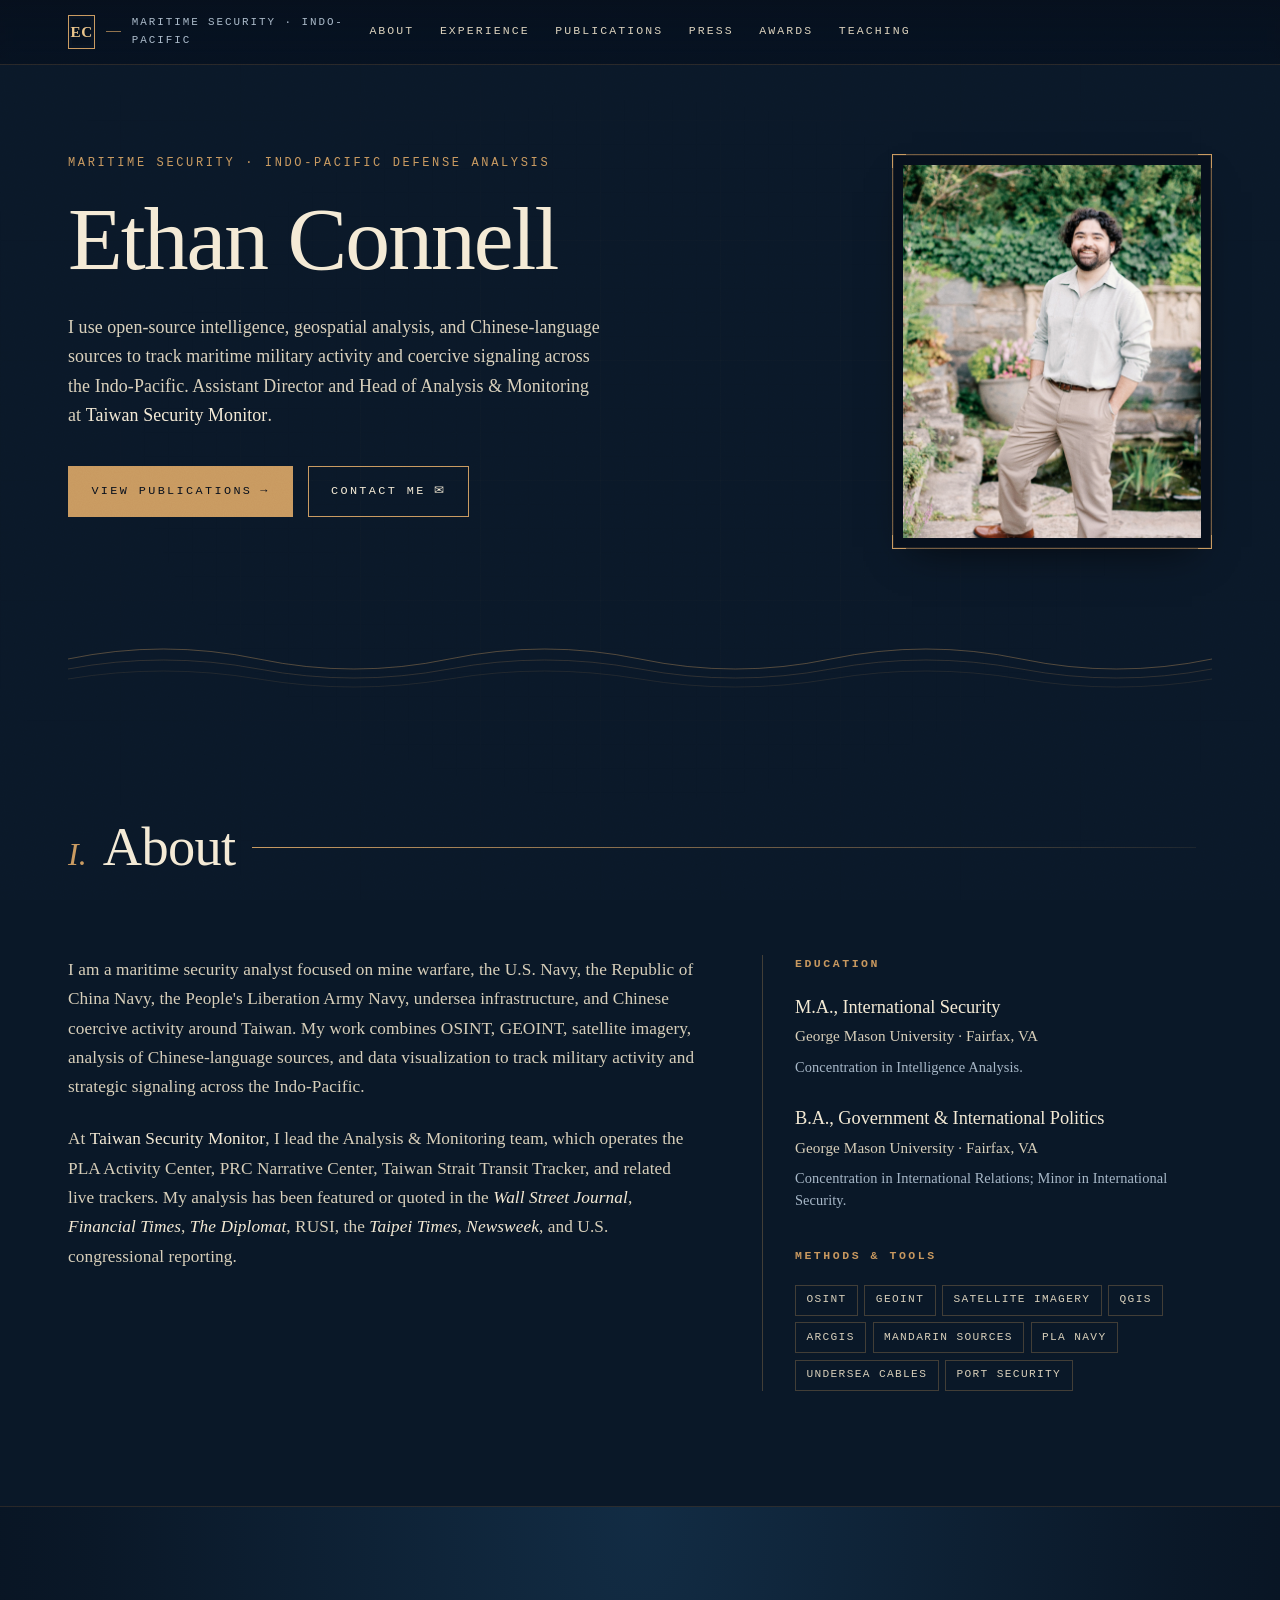
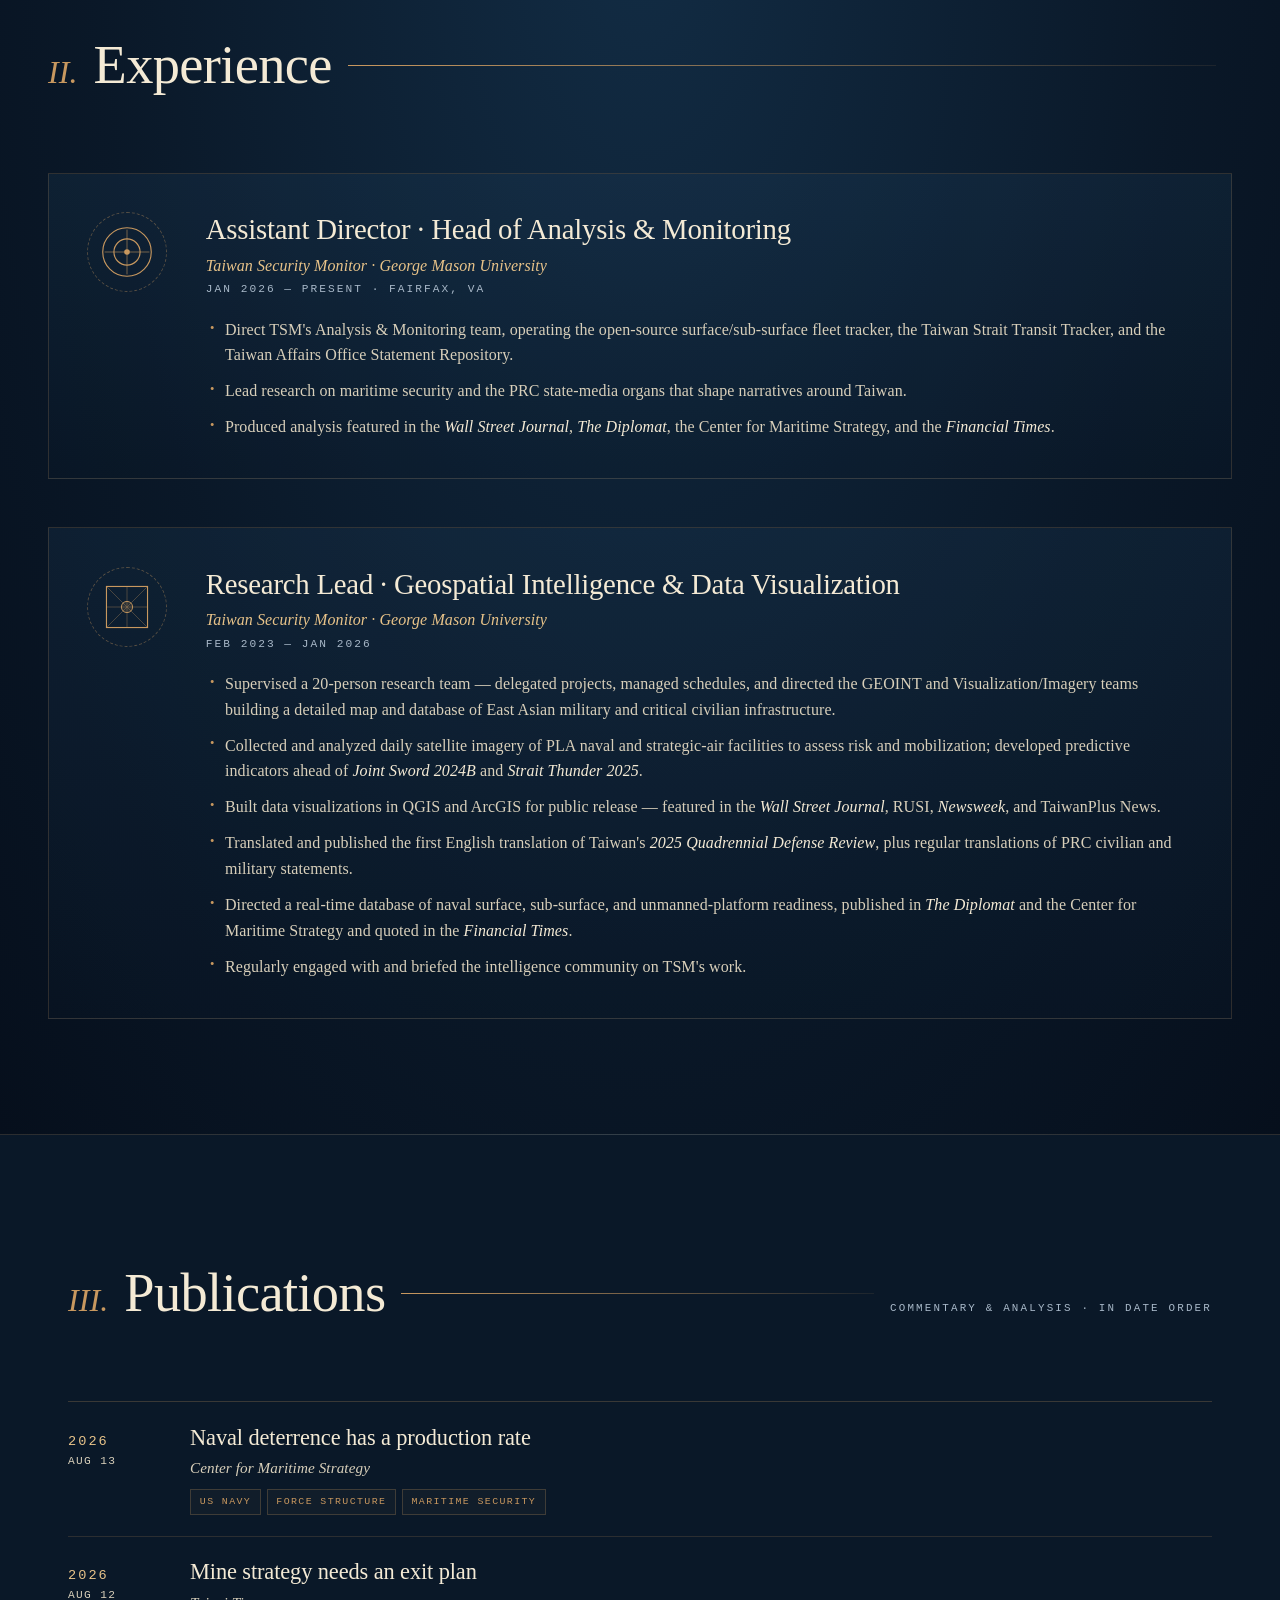
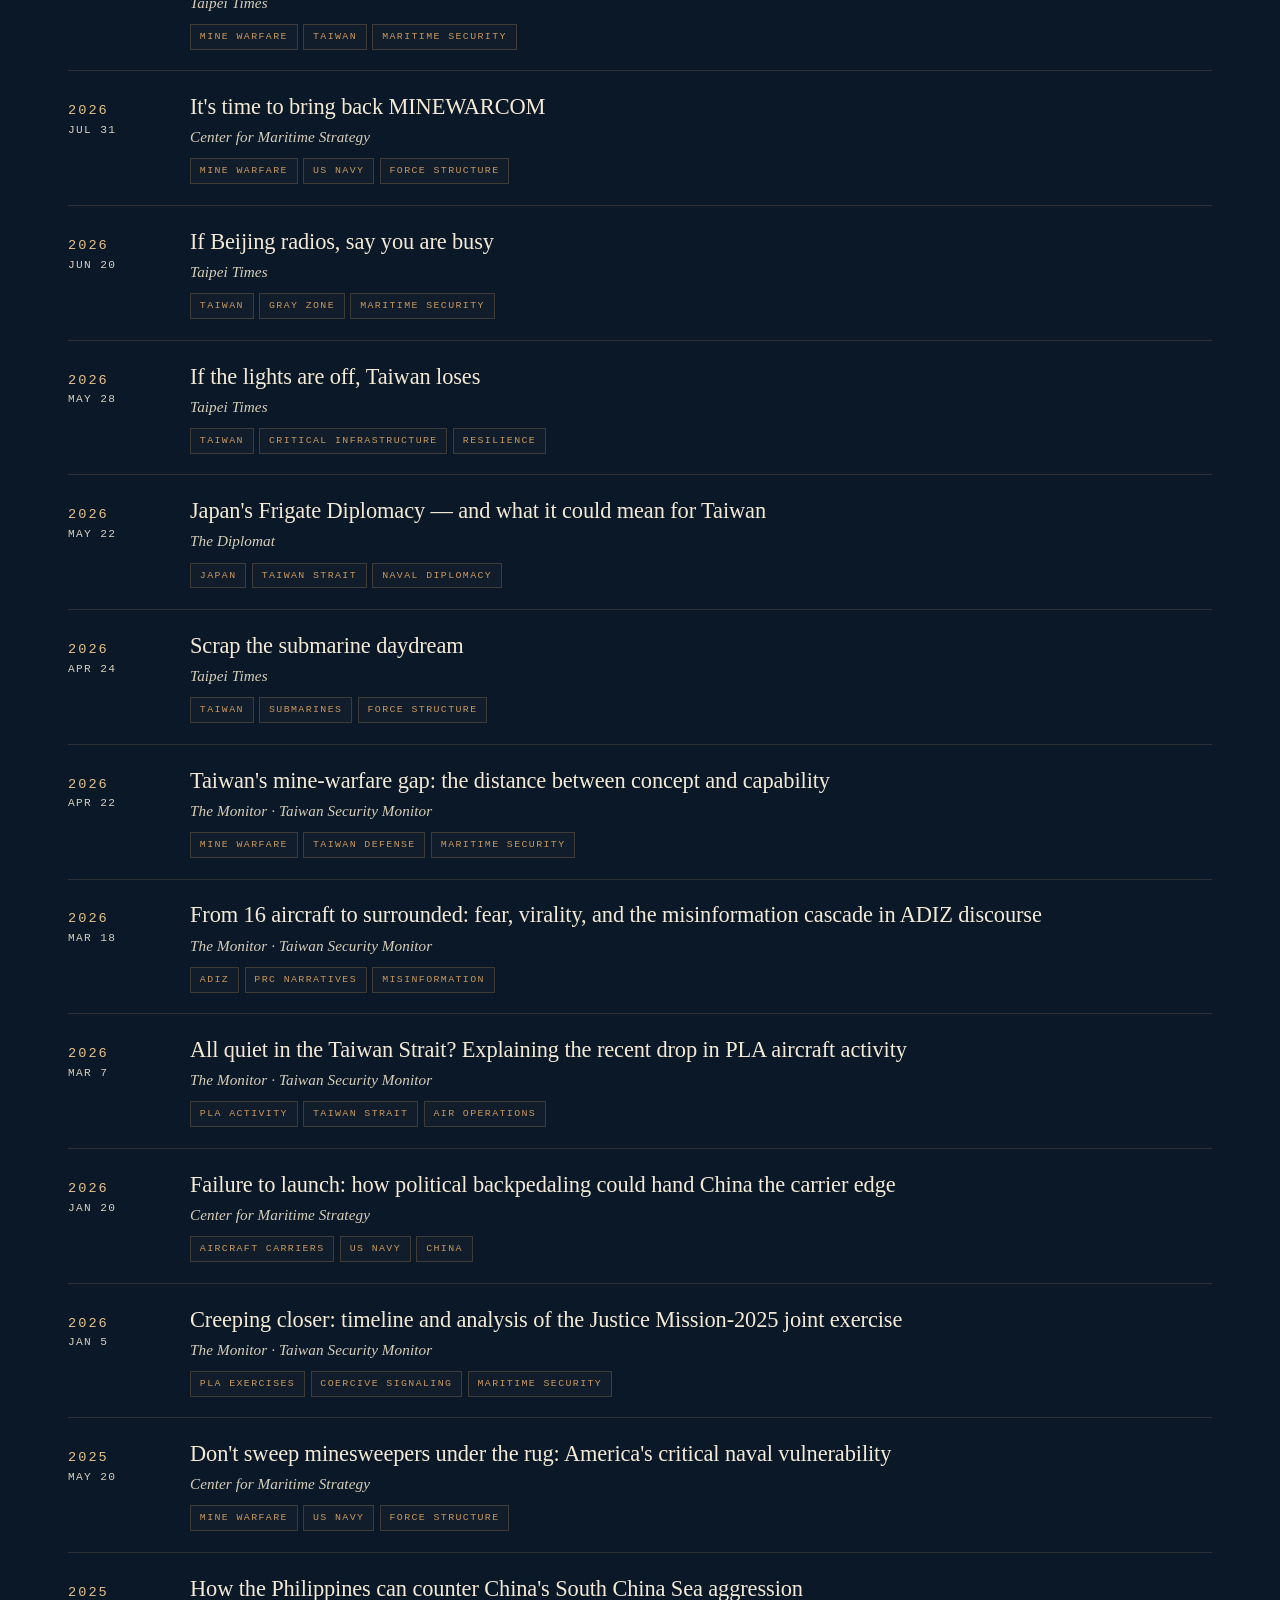
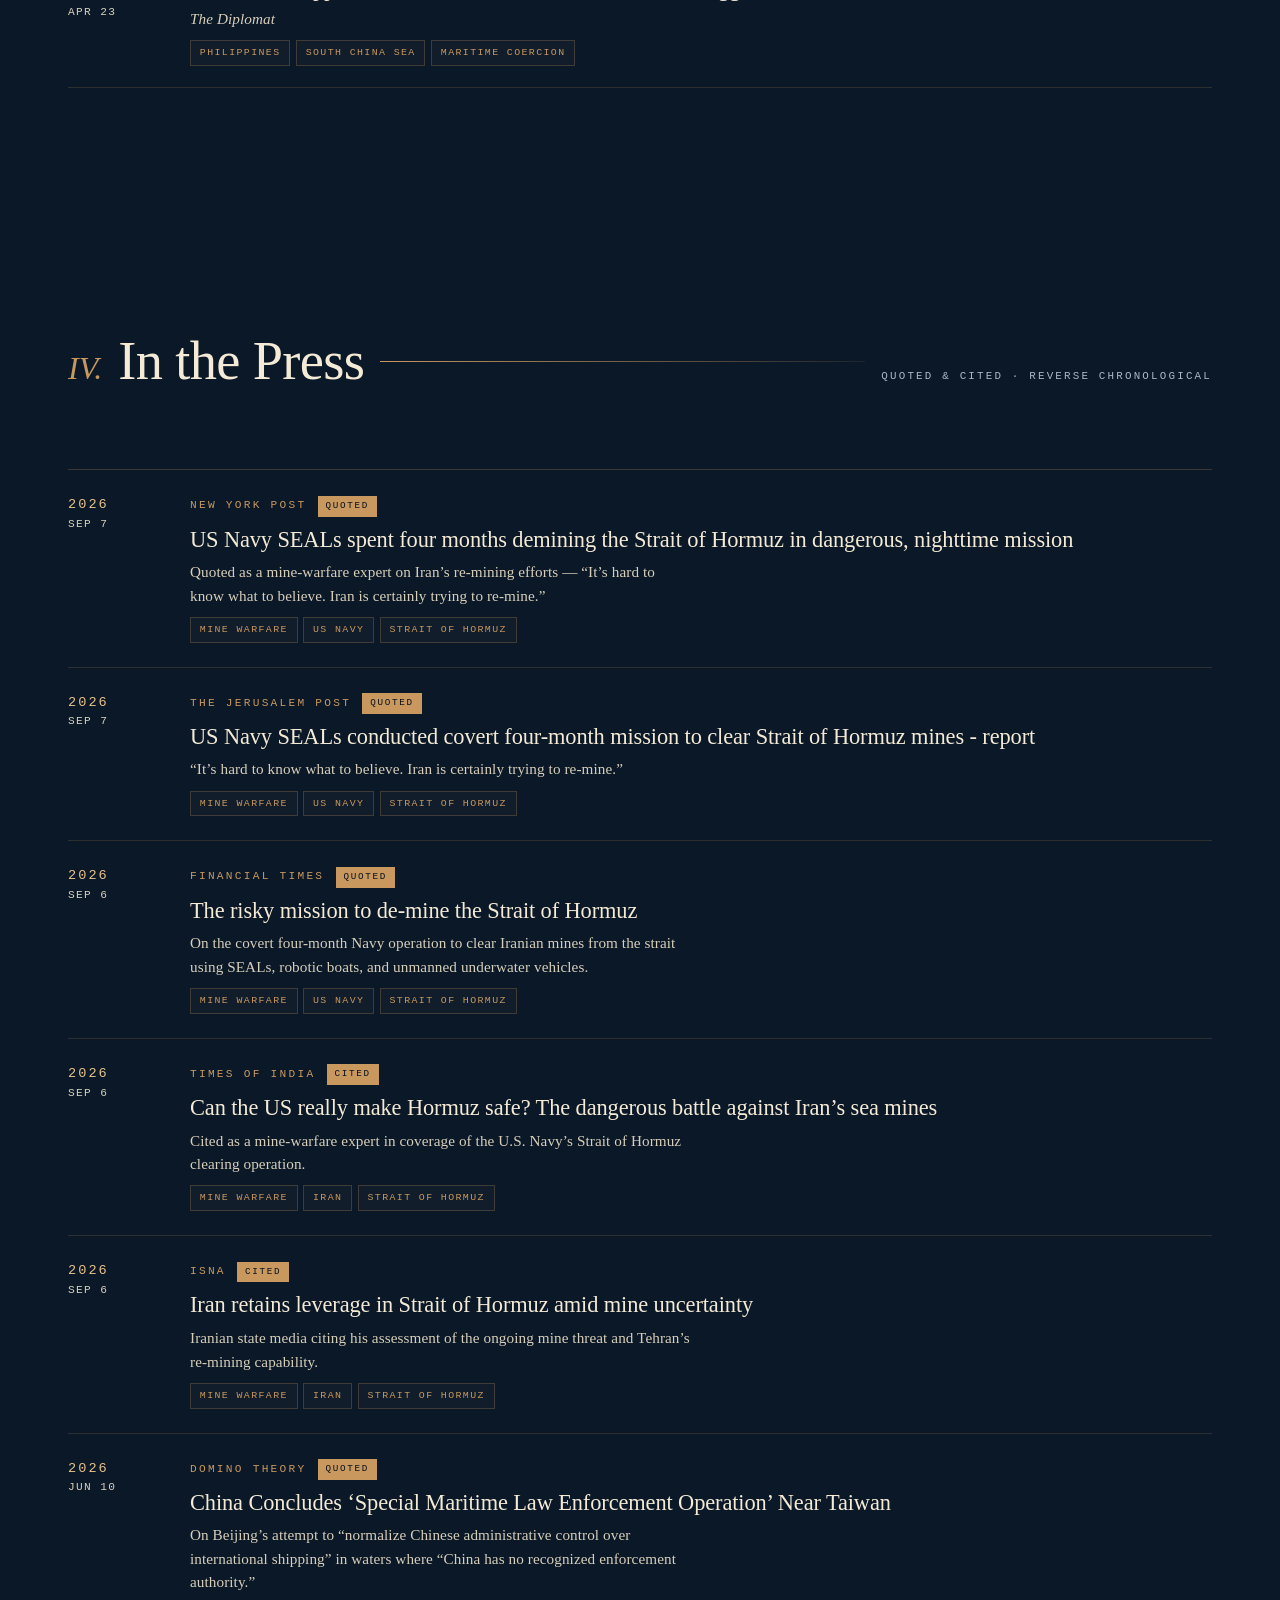
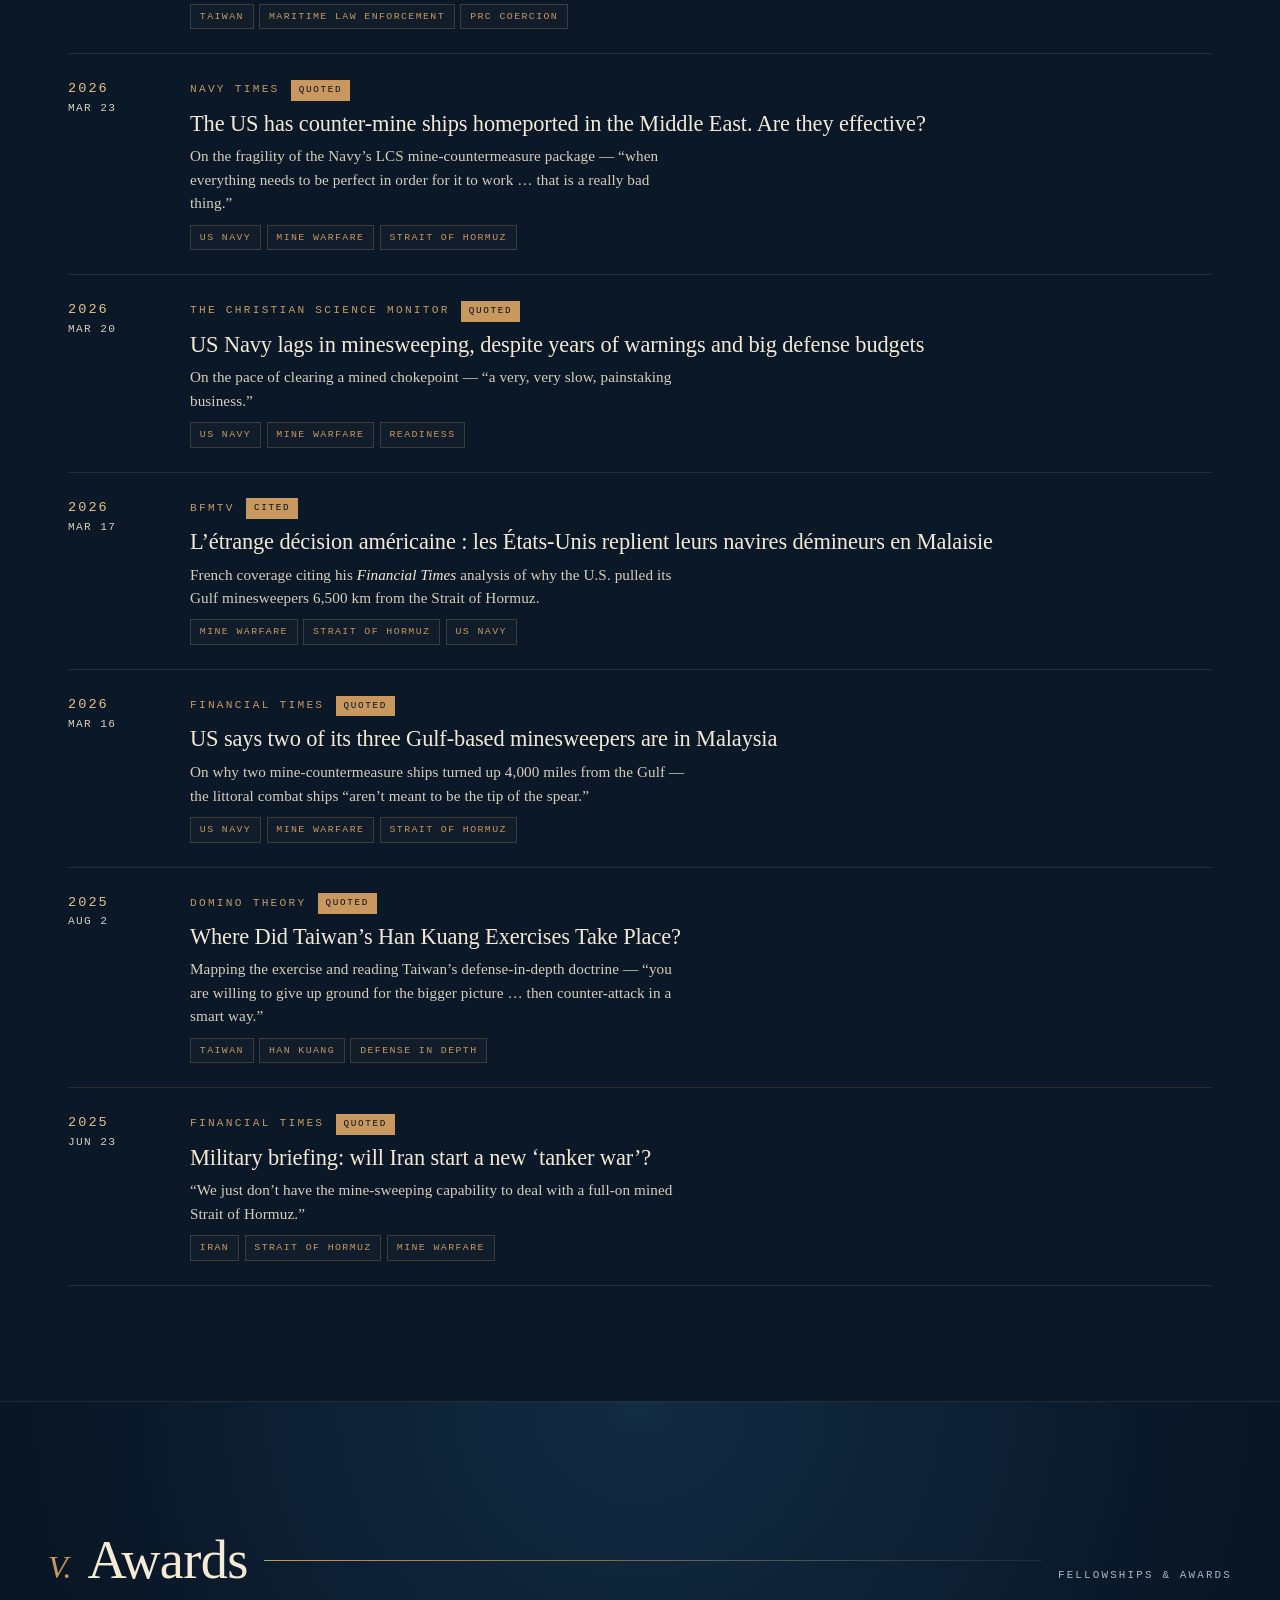
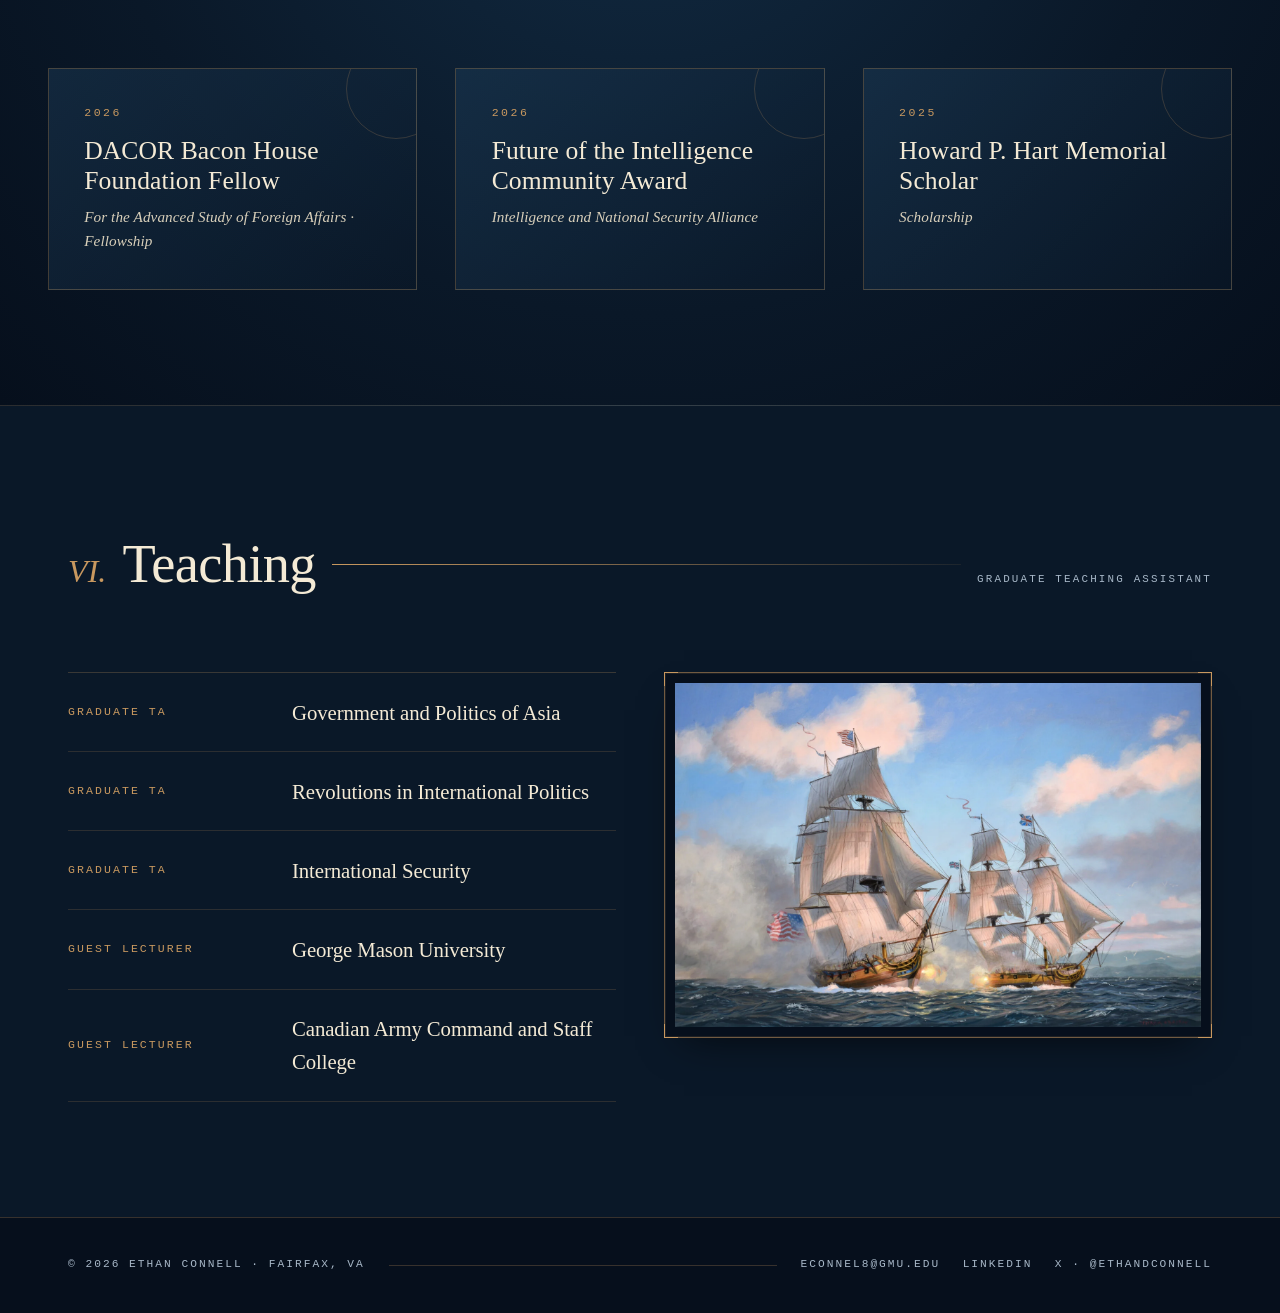
<file: index.html>
<!doctype html>
<html lang="en">
<head>
<meta charset="utf-8" />
<meta name="viewport" content="width=device-width, initial-scale=1, viewport-fit=cover" />
<meta http-equiv="Content-Security-Policy" content="default-src 'self'; script-src 'self'; style-src 'self' 'unsafe-inline' https://fonts.googleapis.com; font-src 'self' https://fonts.gstatic.com; img-src 'self' data:; connect-src 'self'; base-uri 'self'; form-action 'self'; frame-ancestors 'none'; object-src 'none'; upgrade-insecure-requests" />
<meta name="referrer" content="strict-origin-when-cross-origin" />
<meta name="robots" content="index, follow" />
<meta name="author" content="Ethan Connell" />
<title>Ethan Connell &mdash; Maritime Security / Indo-Pacific Defense Analysis</title>
<link rel="canonical" href="https://ethandconnell.com/" />
<meta name="description" content="Ethan Connell — maritime security analyst tracking PLA Navy activity, undersea infrastructure, and Chinese coercive signaling around Taiwan using OSINT, GEOINT, and Chinese-language sources." />
<meta property="og:title" content="Ethan Connell — Maritime Security / Indo-Pacific Defense Analysis" />
<meta property="og:description" content="Open-source intelligence, geospatial analysis, and Chinese-language sources used to track maritime military activity and coercive signaling across the Indo-Pacific." />
<meta property="og:type" content="website" />
<meta property="og:url" content="https://ethandconnell.com/" />
<meta property="og:image" content="https://ethandconnell.com/assets/seascape.webp" />
<meta name="twitter:card" content="summary_large_image" />
<meta name="twitter:title" content="Ethan Connell — Maritime Security / Indo-Pacific Defense Analysis" />
<meta name="twitter:description" content="Open-source intelligence, geospatial analysis, and Chinese-language sources used to track maritime military activity and coercive signaling across the Indo-Pacific." />
<meta name="twitter:image" content="https://ethandconnell.com/assets/seascape.webp" />
<link rel="preconnect" href="https://fonts.googleapis.com" />
<link rel="preconnect" href="https://fonts.gstatic.com" crossorigin />
<link rel="stylesheet" href="https://fonts.googleapis.com/css2?family=Fraunces:opsz,wght,SOFT,WONK@9..144,300..900,0..100,0..1&family=Spectral:ital,wght@0,300;0,400;0,500;0,600;1,400&family=JetBrains+Mono:wght@400;500&display=swap" />
<link rel="stylesheet" href="styles.css" />
<link rel="icon" type="image/svg+xml" href="/favicon.svg" />
<link rel="icon" type="image/png" sizes="192x192" href="/favicon-192.png" />
<link rel="icon" type="image/png" sizes="96x96" href="/favicon-96.png" />
<link rel="icon" type="image/png" sizes="48x48" href="/favicon-48.png" />
<link rel="apple-touch-icon" sizes="180x180" href="/apple-touch-icon.png" />
<script type="application/ld+json">
{
  "@context": "https://schema.org",
  "@type": "Person",
  "name": "Ethan Connell",
  "url": "https://ethandconnell.com/",
  "image": "https://ethandconnell.com/assets/ethan-connell.jpg",
  "jobTitle": "Maritime Intelligence Analyst",
  "description": "Maritime security analyst and GEOINT/OSINT researcher focused on the PLA Navy, undersea infrastructure, and the Taiwan Strait.",
  "knowsAbout": [
    "Maritime security",
    "Indo-Pacific security",
    "PLA Navy",
    "Undersea cables",
    "GEOINT",
    "OSINT",
    "Taiwan Strait"
  ],
  "affiliation": {
    "@type": "Organization",
    "name": "Taiwan Security Monitor"
  }
}
</script>
</head>
<body>

<!-- ─── chart grain + sea overlay ─── -->
<div class="grain" aria-hidden="true"></div>
<div class="chart-grid" aria-hidden="true"></div>

<!-- ─── top deck / nav ─── -->
<header class="topdeck">
  <div class="topdeck__inner">
    <a class="ensign" href="#bridge" aria-label="Ethan Connell — home">
      <span class="ensign__mark">EC</span>
      <span class="ensign__rule"></span>
      <span class="ensign__sub">Maritime Security · Indo-Pacific</span>
    </a>
    <nav class="bearings" aria-label="Primary">
      <a href="#about">About</a>
      <a href="#experience">Experience</a>
      <a href="#publications">Publications</a>
      <a href="#press">Press</a>
      <a href="#awards">Awards</a>
      <a href="#teaching">Teaching</a>
    </nav>
  </div>
</header>

<main>

<!-- ─── BRIDGE / HERO ─── -->
<section id="bridge" class="bridge">
  <div class="bridge__main">
    <div class="bridge__text">
      <p class="kicker">Maritime Security &middot; Indo-Pacific Defense Analysis</p>
      <h1 class="display">Ethan Connell</h1>
      <p class="lede">
        I use open-source intelligence, geospatial analysis, and Chinese-language sources to track maritime military activity and coercive signaling across the Indo-Pacific. Assistant Director and Head of Analysis &amp; Monitoring at <strong>Taiwan Security Monitor</strong>.
      </p>
      <div class="bridge__cta">
        <a class="btn btn--brass" href="#publications">View publications <span aria-hidden="true">→</span></a>
        <a class="btn btn--ghost" href="mailto:econnel8@gmu.edu">Contact me <span aria-hidden="true">✉</span></a>
      </div>
    </div>

    <!-- plate: portrait -->
    <figure class="bridge__plate">
      <div class="plate__frame">
        <img
          src="assets/ethan-connell.jpg"
          alt="Portrait of Ethan Connell"
          loading="eager"
          decoding="async"
        />
        <span class="plate__corner plate__corner--tl" aria-hidden="true"></span>
        <span class="plate__corner plate__corner--tr" aria-hidden="true"></span>
        <span class="plate__corner plate__corner--bl" aria-hidden="true"></span>
        <span class="plate__corner plate__corner--br" aria-hidden="true"></span>
      </div>
    </figure>
  </div>

  <!-- depth contours strip -->
  <div class="depth" aria-hidden="true">
    <svg viewBox="0 0 1200 60" preserveAspectRatio="none">
      <path d="M0 30 Q 100 10 200 30 T 400 30 T 600 30 T 800 30 T 1000 30 T 1200 30" fill="none" stroke="#c8985f" stroke-width=".7" opacity=".55"/>
      <path d="M0 40 Q 100 22 200 40 T 400 40 T 600 40 T 800 40 T 1000 40 T 1200 40" fill="none" stroke="#c8985f" stroke-width=".5" opacity=".4"/>
      <path d="M0 50 Q 100 34 200 50 T 400 50 T 600 50 T 800 50 T 1000 50 T 1200 50" fill="none" stroke="#c8985f" stroke-width=".4" opacity=".3"/>
    </svg>
  </div>
</section>


<!-- ─── ABOUT ─── -->
<section id="about" class="section">
  <div class="section__head">
    <span class="section__num">I.</span>
    <h2 class="section__title">About</h2>
    <span class="section__rule"></span>
  </div>

  <div class="about">
    <div class="about__prose">
      <p>
        I am a maritime security analyst focused on mine warfare, the U.S. Navy, the Republic of China Navy, the People's Liberation Army Navy, undersea infrastructure, and Chinese coercive activity around Taiwan. My work combines OSINT, GEOINT, satellite imagery, analysis of Chinese-language sources, and data visualization to track military activity and strategic signaling across the Indo-Pacific.
      </p>
      <p>
        At <strong>Taiwan Security Monitor</strong>, I lead the Analysis &amp; Monitoring team, which operates the PLA Activity Center, PRC Narrative Center, Taiwan Strait Transit Tracker, and related live trackers. My analysis has been featured or quoted in the <em>Wall Street Journal</em>, <em>Financial Times</em>, <em>The Diplomat</em>, RUSI, the <em>Taipei Times</em>, <em>Newsweek</em>, and U.S. congressional reporting.
      </p>
    </div>

    <aside class="education">
      <h3 class="education__h">Education</h3>
      <ol class="education__list">
        <li>
          <span class="education__deg">M.A., International Security</span>
          <span class="education__inst">George Mason University &middot; Fairfax, VA</span>
          <span class="education__note">Concentration in Intelligence Analysis.</span>
        </li>
        <li>
          <span class="education__deg">B.A., Government &amp; International Politics</span>
          <span class="education__inst">George Mason University &middot; Fairfax, VA</span>
          <span class="education__note">Concentration in International Relations; Minor in International Security.</span>
        </li>
      </ol>
      <h3 class="education__h education__h--small">Methods &amp; tools</h3>
      <ul class="chips">
        <li>OSINT</li><li>GEOINT</li><li>Satellite imagery</li>
        <li>QGIS</li><li>ArcGIS</li><li>Mandarin sources</li>
        <li>PLA Navy</li><li>Undersea cables</li><li>Port security</li>
      </ul>
    </aside>
  </div>
</section>


<!-- ─── STATIONS / THINGS I DO ─── -->
<section id="experience" class="section section--dark">
  <div class="section__head">
    <span class="section__num">II.</span>
    <h2 class="section__title">Experience</h2>
    <span class="section__rule"></span>
  </div>

  <ol class="stations">

    <li class="station">
      <div class="station__sigil" aria-hidden="true">
        <svg viewBox="0 0 60 60"><circle cx="30" cy="30" r="26" fill="none" stroke="currentColor" stroke-width="1.2"/><path d="M30 6 V54 M6 30 H54" stroke="currentColor" stroke-width=".6"/><circle cx="30" cy="30" r="14" fill="none" stroke="currentColor" stroke-width="1.2"/><circle cx="30" cy="30" r="3" fill="currentColor"/></svg>
      </div>
      <div class="station__body">
        <header class="station__head">
          <h3>Assistant Director · Head of Analysis &amp; Monitoring</h3>
          <p class="station__org">Taiwan Security Monitor &middot; George Mason University</p>
          <p class="station__dates"><time>Jan 2026</time> &mdash; Present &middot; Fairfax, VA</p>
        </header>
        <ul class="station__list">
          <li>Direct TSM's Analysis &amp; Monitoring team, operating the open-source surface/sub-surface fleet tracker, the Taiwan Strait Transit Tracker, and the Taiwan Affairs Office Statement Repository.</li>
          <li>Lead research on maritime security and the PRC state-media organs that shape narratives around Taiwan.</li>
          <li>Produced analysis featured in the <em>Wall Street Journal</em>, <em>The Diplomat</em>, the Center for Maritime Strategy, and the <em>Financial Times</em>.</li>
        </ul>
      </div>
    </li>

    <li class="station">
      <div class="station__sigil" aria-hidden="true">
        <svg viewBox="0 0 60 60"><rect x="8" y="8" width="44" height="44" fill="none" stroke="currentColor" stroke-width="1.2"/><path d="M8 30 H52 M30 8 V52 M8 8 L52 52 M52 8 L8 52" stroke="currentColor" stroke-width=".5" opacity=".7"/><circle cx="30" cy="30" r="6" fill="currentColor" opacity=".15"/><circle cx="30" cy="30" r="6" fill="none" stroke="currentColor" stroke-width="1"/></svg>
      </div>
      <div class="station__body">
        <header class="station__head">
          <h3>Research Lead · Geospatial Intelligence &amp; Data Visualization</h3>
          <p class="station__org">Taiwan Security Monitor &middot; George Mason University</p>
          <p class="station__dates"><time>Feb 2023</time> &mdash; <time>Jan 2026</time></p>
        </header>
        <ul class="station__list">
          <li>Supervised a 20-person research team — delegated projects, managed schedules, and directed the GEOINT and Visualization/Imagery teams building a detailed map and database of East Asian military and critical civilian infrastructure.</li>
          <li>Collected and analyzed daily satellite imagery of PLA naval and strategic-air facilities to assess risk and mobilization; developed predictive indicators ahead of <em>Joint Sword 2024B</em> and <em>Strait Thunder 2025</em>.</li>
          <li>Built data visualizations in QGIS and ArcGIS for public release — featured in the <em>Wall Street Journal</em>, RUSI, <em>Newsweek</em>, and TaiwanPlus News.</li>
          <li>Translated and published the first English translation of Taiwan's <em>2025 Quadrennial Defense Review</em>, plus regular translations of PRC civilian and military statements.</li>
          <li>Directed a real-time database of naval surface, sub-surface, and unmanned-platform readiness, published in <em>The Diplomat</em> and the Center for Maritime Strategy and quoted in the <em>Financial Times</em>.</li>
          <li>Regularly engaged with and briefed the intelligence community on TSM's work.</li>
        </ul>
      </div>
    </li>

  </ol>
</section>


<!-- ─── LOGBOOK / PUBLICATIONS ─── -->
<section id="publications" class="section">
  <div class="section__head">
    <span class="section__num">III.</span>
    <h2 class="section__title">Publications</h2>
    <span class="section__rule"></span>
    <span class="section__note">Commentary &amp; analysis · in date order</span>
  </div>

  <ol class="logbook">
    <li class="entry">
      <span class="entry__date"><span class="entry__y">2026</span><span class="entry__d">Aug 13</span></span>
      <div class="entry__body">
        <h3 class="entry__title"><a href="https://centerformaritimestrategy.org/publications/navaldeterrencehasaproductionrate/" target="_blank" rel="noopener">Naval deterrence has a production rate</a></h3>
        <p class="entry__venue">Center for Maritime Strategy</p>
        <ul class="entry__tags"><li>US Navy</li><li>Force Structure</li><li>Maritime Security</li></ul>
      </div>
    </li>
    <li class="entry">
      <span class="entry__date"><span class="entry__y">2026</span><span class="entry__d">Aug 12</span></span>
      <div class="entry__body">
        <h3 class="entry__title"><a href="https://www.taipeitimes.com/News/editorials/archives/2026/08/12/2003862330" target="_blank" rel="noopener">Mine strategy needs an exit plan</a></h3>
        <p class="entry__venue">Taipei Times</p>
        <ul class="entry__tags"><li>Mine Warfare</li><li>Taiwan</li><li>Maritime Security</li></ul>
      </div>
    </li>
    <li class="entry">
      <span class="entry__date"><span class="entry__y">2026</span><span class="entry__d">Jul 31</span></span>
      <div class="entry__body">
        <h3 class="entry__title"><a href="https://centerformaritimestrategy.org/publications/its-time-to-bring-back-minewarcom/" target="_blank" rel="noopener">It's time to bring back MINEWARCOM</a></h3>
        <p class="entry__venue">Center for Maritime Strategy</p>
        <ul class="entry__tags"><li>Mine Warfare</li><li>US Navy</li><li>Force Structure</li></ul>
      </div>
    </li>
    <li class="entry">
      <span class="entry__date"><span class="entry__y">2026</span><span class="entry__d">Jun 20</span></span>
      <div class="entry__body">
        <h3 class="entry__title"><a href="https://www.taipeitimes.com/News/editorials/archives/2026/06/20/2003859405" target="_blank" rel="noopener">If Beijing radios, say you are busy</a></h3>
        <p class="entry__venue">Taipei Times</p>
        <ul class="entry__tags"><li>Taiwan</li><li>Gray Zone</li><li>Maritime Security</li></ul>
      </div>
    </li>
    <li class="entry">
      <span class="entry__date"><span class="entry__y">2026</span><span class="entry__d">May 28</span></span>
      <div class="entry__body">
        <h3 class="entry__title"><a href="https://www.taipeitimes.com/News/editorials/archives/2026/05/28/2003858090" target="_blank" rel="noopener">If the lights are off, Taiwan loses</a></h3>
        <p class="entry__venue">Taipei Times</p>
        <ul class="entry__tags"><li>Taiwan</li><li>Critical Infrastructure</li><li>Resilience</li></ul>
      </div>
    </li>
    <li class="entry">
      <span class="entry__date"><span class="entry__y">2026</span><span class="entry__d">May 22</span></span>
      <div class="entry__body">
        <h3 class="entry__title"><a href="https://thediplomat.com/2026/05/japans-frigate-diplomacy-and-what-it-could-mean-for-taiwan/" target="_blank" rel="noopener">Japan's Frigate Diplomacy &mdash; and what it could mean for Taiwan</a></h3>
        <p class="entry__venue">The Diplomat</p>
        <ul class="entry__tags"><li>Japan</li><li>Taiwan Strait</li><li>Naval Diplomacy</li></ul>
      </div>
    </li>
    <li class="entry">
      <span class="entry__date"><span class="entry__y">2026</span><span class="entry__d">Apr 24</span></span>
      <div class="entry__body">
        <h3 class="entry__title"><a href="https://www.taipeitimes.com/News/editorials/archives/2026/04/24/2003856128" target="_blank" rel="noopener">Scrap the submarine daydream</a></h3>
        <p class="entry__venue">Taipei Times</p>
        <ul class="entry__tags"><li>Taiwan</li><li>Submarines</li><li>Force Structure</li></ul>
      </div>
    </li>
    <li class="entry">
      <span class="entry__date"><span class="entry__y">2026</span><span class="entry__d">Apr 22</span></span>
      <div class="entry__body">
        <h3 class="entry__title"><a href="https://tsm.schar.gmu.edu/taiwans-mine-warfare-gap-the-distance-between-concept-and-capability/" target="_blank" rel="noopener">Taiwan's mine-warfare gap: the distance between concept and capability</a></h3>
        <p class="entry__venue">The Monitor &middot; Taiwan Security Monitor</p>
        <ul class="entry__tags"><li>Mine Warfare</li><li>Taiwan Defense</li><li>Maritime Security</li></ul>
      </div>
    </li>
    <li class="entry">
      <span class="entry__date"><span class="entry__y">2026</span><span class="entry__d">Mar 18</span></span>
      <div class="entry__body">
        <h3 class="entry__title"><a href="https://tsm.schar.gmu.edu/from-16-aircraft-to-surrounded-fear-virality-and-the-misinformation-cascade-in-adiz-discourse/" target="_blank" rel="noopener">From 16 aircraft to surrounded: fear, virality, and the misinformation cascade in ADIZ discourse</a></h3>
        <p class="entry__venue">The Monitor &middot; Taiwan Security Monitor</p>
        <ul class="entry__tags"><li>ADIZ</li><li>PRC Narratives</li><li>Misinformation</li></ul>
      </div>
    </li>
    <li class="entry">
      <span class="entry__date"><span class="entry__y">2026</span><span class="entry__d">Mar 7</span></span>
      <div class="entry__body">
        <h3 class="entry__title"><a href="https://tsm.schar.gmu.edu/all-quiet-in-the-taiwan-strait-explaining-the-recent-drop-in-pla-aircraft-activity-around-taiwan/" target="_blank" rel="noopener">All quiet in the Taiwan Strait? Explaining the recent drop in PLA aircraft activity</a></h3>
        <p class="entry__venue">The Monitor &middot; Taiwan Security Monitor</p>
        <ul class="entry__tags"><li>PLA Activity</li><li>Taiwan Strait</li><li>Air Operations</li></ul>
      </div>
    </li>
    <li class="entry">
      <span class="entry__date"><span class="entry__y">2026</span><span class="entry__d">Jan 20</span></span>
      <div class="entry__body">
        <h3 class="entry__title"><a href="https://centerformaritimestrategy.org/publications/failure-to-launch-how-political-backpedaling-could-hand-china-the-carrier-edge/" target="_blank" rel="noopener">Failure to launch: how political backpedaling could hand China the carrier edge</a></h3>
        <p class="entry__venue">Center for Maritime Strategy</p>
        <ul class="entry__tags"><li>Aircraft Carriers</li><li>US Navy</li><li>China</li></ul>
      </div>
    </li>
    <li class="entry">
      <span class="entry__date"><span class="entry__y">2026</span><span class="entry__d">Jan 5</span></span>
      <div class="entry__body">
        <h3 class="entry__title"><a href="https://tsm.schar.gmu.edu/creeping-closer-timeline-and-analysis-of-the-justice-mission-2025-joint-exercise/" target="_blank" rel="noopener">Creeping closer: timeline and analysis of the Justice Mission-2025 joint exercise</a></h3>
        <p class="entry__venue">The Monitor &middot; Taiwan Security Monitor</p>
        <ul class="entry__tags"><li>PLA Exercises</li><li>Coercive Signaling</li><li>Maritime Security</li></ul>
      </div>
    </li>
    <li class="entry">
      <span class="entry__date"><span class="entry__y">2025</span><span class="entry__d">May 20</span></span>
      <div class="entry__body">
        <h3 class="entry__title"><a href="https://centerformaritimestrategy.org/publications/dont-sweep-minesweepers-under-the-rug-americas-critical-naval-vulnerability/" target="_blank" rel="noopener">Don't sweep minesweepers under the rug: America's critical naval vulnerability</a></h3>
        <p class="entry__venue">Center for Maritime Strategy</p>
        <ul class="entry__tags"><li>Mine Warfare</li><li>US Navy</li><li>Force Structure</li></ul>
      </div>
    </li>
    <li class="entry">
      <span class="entry__date"><span class="entry__y">2025</span><span class="entry__d">Apr 23</span></span>
      <div class="entry__body">
        <h3 class="entry__title"><a href="https://thediplomat.com/2025/04/how-the-philippines-can-counter-chinas-south-china-sea-aggression/" target="_blank" rel="noopener">How the Philippines can counter China's South China Sea aggression</a></h3>
        <p class="entry__venue">The Diplomat</p>
        <ul class="entry__tags"><li>Philippines</li><li>South China Sea</li><li>Maritime Coercion</li></ul>
      </div>
    </li>
  </ol>
</section>


<!-- ─── IN THE PRESS ─── -->
<section id="press" class="section">
  <div class="section__head">
    <span class="section__num">IV.</span>
    <h2 class="section__title">In the Press</h2>
    <span class="section__rule"></span>
    <span class="section__note">Quoted &amp; cited · reverse chronological</span>
  </div>

  <ol class="press-ledger">
    <li class="pclip">
      <span class="pclip__date"><span class="pclip__y">2026</span><span class="pclip__d">Sep 7</span></span>
      <div class="pclip__body">
        <p class="pclip__outlet">New York Post <span class="pclip__role">Quoted</span></p>
        <h3 class="pclip__title"><a href="https://nypost.com/2026/09/07/world-news/us-navy-seals-spent-four-months-demaining-the-strait-of-hormuz-in-dangerous-nighttime-mission/" target="_blank" rel="noopener">US Navy SEALs spent four months demining the Strait of Hormuz in dangerous, nighttime mission</a></h3>
        <p class="pclip__gloss">Quoted as a mine-warfare expert on Iran&rsquo;s re-mining efforts &mdash; &ldquo;It&rsquo;s hard to know what to believe. Iran is certainly trying to re-mine.&rdquo;</p>
        <ul class="pclip__tags"><li>Mine Warfare</li><li>US Navy</li><li>Strait of Hormuz</li></ul>
      </div>
    </li>

    <li class="pclip">
      <span class="pclip__date"><span class="pclip__y">2026</span><span class="pclip__d">Sep 7</span></span>
      <div class="pclip__body">
        <p class="pclip__outlet">The Jerusalem Post <span class="pclip__role">Quoted</span></p>
        <h3 class="pclip__title"><a href="https://www.jpost.com/middle-east/iran-news/article-907765" target="_blank" rel="noopener">US Navy SEALs conducted covert four-month mission to clear Strait of Hormuz mines - report</a></h3>
        <p class="pclip__gloss">&ldquo;It&rsquo;s hard to know what to believe. Iran is certainly trying to re-mine.&rdquo;</p>
        <ul class="pclip__tags"><li>Mine Warfare</li><li>US Navy</li><li>Strait of Hormuz</li></ul>
      </div>
    </li>

    <li class="pclip">
      <span class="pclip__date"><span class="pclip__y">2026</span><span class="pclip__d">Sep 6</span></span>
      <div class="pclip__body">
        <p class="pclip__outlet">Financial Times <span class="pclip__role">Quoted</span></p>
        <h3 class="pclip__title"><a href="https://www.ft.com/content/04031dbe-7412-441e-8aaa-89a9ee6c7439" target="_blank" rel="noopener">The risky mission to de-mine the Strait of Hormuz</a></h3>
        <p class="pclip__gloss">On the covert four-month Navy operation to clear Iranian mines from the strait using SEALs, robotic boats, and unmanned underwater vehicles.</p>
        <ul class="pclip__tags"><li>Mine Warfare</li><li>US Navy</li><li>Strait of Hormuz</li></ul>
      </div>
    </li>

    <li class="pclip">
      <span class="pclip__date"><span class="pclip__y">2026</span><span class="pclip__d">Sep 6</span></span>
      <div class="pclip__body">
        <p class="pclip__outlet">Times of India <span class="pclip__role">Cited</span></p>
        <h3 class="pclip__title"><a href="https://timesofindia.indiatimes.com/world/middle-east/can-the-us-really-make-hormuz-safe-the-dangerous-battle-against-irans-sea-mines/articleshow/133833524.cms" target="_blank" rel="noopener">Can the US really make Hormuz safe? The dangerous battle against Iran&rsquo;s sea mines</a></h3>
        <p class="pclip__gloss">Cited as a mine-warfare expert in coverage of the U.S. Navy&rsquo;s Strait of Hormuz clearing operation.</p>
        <ul class="pclip__tags"><li>Mine Warfare</li><li>Iran</li><li>Strait of Hormuz</li></ul>
      </div>
    </li>

    <li class="pclip">
      <span class="pclip__date"><span class="pclip__y">2026</span><span class="pclip__d">Sep 6</span></span>
      <div class="pclip__body">
        <p class="pclip__outlet">ISNA <span class="pclip__role">Cited</span></p>
        <h3 class="pclip__title"><a href="https://en.isna.ir/amp/1405061510190/" target="_blank" rel="noopener">Iran retains leverage in Strait of Hormuz amid mine uncertainty</a></h3>
        <p class="pclip__gloss">Iranian state media citing his assessment of the ongoing mine threat and Tehran&rsquo;s re-mining capability.</p>
        <ul class="pclip__tags"><li>Mine Warfare</li><li>Iran</li><li>Strait of Hormuz</li></ul>
      </div>
    </li>

    <li class="pclip">
      <span class="pclip__date"><span class="pclip__y">2026</span><span class="pclip__d">Jun 10</span></span>
      <div class="pclip__body">
        <p class="pclip__outlet">Domino Theory <span class="pclip__role">Quoted</span></p>
        <h3 class="pclip__title"><a href="https://dominotheory.com/china-concludes-special-maritime-law-enforcement-operation-near-taiwan/" target="_blank" rel="noopener">China Concludes &lsquo;Special Maritime Law Enforcement Operation&rsquo; Near Taiwan</a></h3>
        <p class="pclip__gloss">On Beijing&rsquo;s attempt to &ldquo;normalize Chinese administrative control over international shipping&rdquo; in waters where &ldquo;China has no recognized enforcement authority.&rdquo;</p>
        <ul class="pclip__tags"><li>Taiwan</li><li>Maritime Law Enforcement</li><li>PRC Coercion</li></ul>
      </div>
    </li>

    <li class="pclip">
      <span class="pclip__date"><span class="pclip__y">2026</span><span class="pclip__d">Mar 23</span></span>
      <div class="pclip__body">
        <p class="pclip__outlet">Navy Times <span class="pclip__role">Quoted</span></p>
        <h3 class="pclip__title"><a href="https://www.navytimes.com/news/your-navy/2026/03/23/the-us-has-counter-mine-ships-homeported-in-the-middle-east-are-they-effective/" target="_blank" rel="noopener">The US has counter-mine ships homeported in the Middle East. Are they effective?</a></h3>
        <p class="pclip__gloss">On the fragility of the Navy&rsquo;s LCS mine-countermeasure package &mdash; &ldquo;when everything needs to be perfect in order for it to work &hellip; that is a really bad thing.&rdquo;</p>
        <ul class="pclip__tags"><li>US Navy</li><li>Mine Warfare</li><li>Strait of Hormuz</li></ul>
      </div>
    </li>

    <li class="pclip">
      <span class="pclip__date"><span class="pclip__y">2026</span><span class="pclip__d">Mar 20</span></span>
      <div class="pclip__body">
        <p class="pclip__outlet">The Christian Science Monitor <span class="pclip__role">Quoted</span></p>
        <h3 class="pclip__title"><a href="https://www.csmonitor.com/USA/Military/2026/0320/strait-hormuz-navy-mines-iran-war" target="_blank" rel="noopener">US Navy lags in minesweeping, despite years of warnings and big defense budgets</a></h3>
        <p class="pclip__gloss">On the pace of clearing a mined chokepoint &mdash; &ldquo;a very, very slow, painstaking business.&rdquo;</p>
        <ul class="pclip__tags"><li>US Navy</li><li>Mine Warfare</li><li>Readiness</li></ul>
      </div>
    </li>

    <li class="pclip">
      <span class="pclip__date"><span class="pclip__y">2026</span><span class="pclip__d">Mar 17</span></span>
      <div class="pclip__body">
        <p class="pclip__outlet">BFMTV <span class="pclip__role">Cited</span></p>
        <h3 class="pclip__title"><a href="https://www.bfmtv.com/economie/entreprises/defense/l-etrange-decision-americaine-malgre-les-craintes-d-un-minage-du-detroit-d-ormuz-les-etats-unis-replient-leurs-navires-demineurs-en-malaisie-a-6-500-km-du-golfe_AV-202603170363.html" target="_blank" rel="noopener">L&rsquo;&eacute;trange d&eacute;cision am&eacute;ricaine&nbsp;: les &Eacute;tats-Unis replient leurs navires d&eacute;mineurs en Malaisie</a></h3>
        <p class="pclip__gloss">French coverage citing his <em>Financial Times</em> analysis of why the U.S. pulled its Gulf minesweepers 6,500&nbsp;km from the Strait of Hormuz.</p>
        <ul class="pclip__tags"><li>Mine Warfare</li><li>Strait of Hormuz</li><li>US Navy</li></ul>
      </div>
    </li>

    <li class="pclip">
      <span class="pclip__date"><span class="pclip__y">2026</span><span class="pclip__d">Mar 16</span></span>
      <div class="pclip__body">
        <p class="pclip__outlet">Financial Times <span class="pclip__role">Quoted</span></p>
        <h3 class="pclip__title"><a href="https://www.ft.com/content/e8c8e0f3-2561-4617-8957-70b5db08510e" target="_blank" rel="noopener">US says two of its three Gulf-based minesweepers are in Malaysia</a></h3>
        <p class="pclip__gloss">On why two mine-countermeasure ships turned up 4,000&nbsp;miles from the Gulf &mdash; the littoral combat ships &ldquo;aren&rsquo;t meant to be the tip of the spear.&rdquo;</p>
        <ul class="pclip__tags"><li>US Navy</li><li>Mine Warfare</li><li>Strait of Hormuz</li></ul>
      </div>
    </li>

    <li class="pclip">
      <span class="pclip__date"><span class="pclip__y">2025</span><span class="pclip__d">Aug 2</span></span>
      <div class="pclip__body">
        <p class="pclip__outlet">Domino Theory <span class="pclip__role">Quoted</span></p>
        <h3 class="pclip__title"><a href="https://dominotheory.com/where-did-taiwans-han-kuang-exercises-take-place/" target="_blank" rel="noopener">Where Did Taiwan&rsquo;s Han Kuang Exercises Take Place?</a></h3>
        <p class="pclip__gloss">Mapping the exercise and reading Taiwan&rsquo;s defense-in-depth doctrine &mdash; &ldquo;you are willing to give up ground for the bigger picture &hellip; then counter-attack in a smart way.&rdquo;</p>
        <ul class="pclip__tags"><li>Taiwan</li><li>Han Kuang</li><li>Defense in Depth</li></ul>
      </div>
    </li>

    <li class="pclip">
      <span class="pclip__date"><span class="pclip__y">2025</span><span class="pclip__d">Jun 23</span></span>
      <div class="pclip__body">
        <p class="pclip__outlet">Financial Times <span class="pclip__role">Quoted</span></p>
        <h3 class="pclip__title"><a href="https://www.ft.com/content/f452a247-7ff5-4337-9725-b36d976577cc" target="_blank" rel="noopener">Military briefing: will Iran start a new &lsquo;tanker war&rsquo;?</a></h3>
        <p class="pclip__gloss">&ldquo;We just don&rsquo;t have the mine-sweeping capability to deal with a full-on mined Strait of Hormuz.&rdquo;</p>
        <ul class="pclip__tags"><li>Iran</li><li>Strait of Hormuz</li><li>Mine Warfare</li></ul>
      </div>
    </li>
  </ol>
</section>


<!-- ─── HONORS ─── -->
<section id="awards" class="section section--dark">
  <div class="section__head">
    <span class="section__num">V.</span>
    <h2 class="section__title">Awards</h2>
    <span class="section__rule"></span>
    <span class="section__note">Fellowships &amp; awards</span>
  </div>

  <div class="honors">
    <article class="honor">
      <p class="honor__year">2026</p>
      <h3 class="honor__name">DACOR Bacon House Foundation Fellow</h3>
      <p class="honor__sub">For the Advanced Study of Foreign Affairs · Fellowship</p>
    </article>
    <article class="honor">
      <p class="honor__year">2026</p>
      <h3 class="honor__name">Future of the Intelligence Community Award</h3>
      <p class="honor__sub">Intelligence and National Security Alliance</p>
    </article>
    <article class="honor">
      <p class="honor__year">2025</p>
      <h3 class="honor__name">Howard P. Hart Memorial Scholar</h3>
      <p class="honor__sub">Scholarship</p>
    </article>
  </div>
</section>


<!-- ─── TEACHING ─── -->
<section id="teaching" class="section">
  <div class="section__head">
    <span class="section__num">VI.</span>
    <h2 class="section__title">Teaching</h2>
    <span class="section__rule"></span>
    <span class="section__note">Graduate teaching assistant</span>
  </div>

  <div class="teaching__grid">
    <ul class="teaching">
      <li><span class="teaching__role">Graduate TA</span><span class="teaching__course">Government and Politics of Asia</span></li>
      <li><span class="teaching__role">Graduate TA</span><span class="teaching__course">Revolutions in International Politics</span></li>
      <li><span class="teaching__role">Graduate TA</span><span class="teaching__course">International Security</span></li>
      <li><span class="teaching__role">Guest Lecturer</span><span class="teaching__course">George Mason University</span></li>
      <li><span class="teaching__role">Guest Lecturer</span><span class="teaching__course">Canadian Army Command and Staff College</span></li>
    </ul>

    <figure class="teaching__plate">
      <div class="plate__frame">
        <img src="assets/seascape.webp" alt="" loading="lazy" decoding="async" />
        <span class="plate__corner plate__corner--tl" aria-hidden="true"></span>
        <span class="plate__corner plate__corner--tr" aria-hidden="true"></span>
        <span class="plate__corner plate__corner--bl" aria-hidden="true"></span>
        <span class="plate__corner plate__corner--br" aria-hidden="true"></span>
      </div>
    </figure>
  </div>
</section>


</main>

<footer class="hull">
  <div class="hull__inner">
    <p class="hull__sig">&copy; <span id="year">2026</span> Ethan Connell · Fairfax, VA</p>
    <p class="hull__rule"></p>
    <ul class="hull__social">
      <li><a href="mailto:econnel8@gmu.edu">econnel8@gmu.edu</a></li>
      <li><a href="https://www.linkedin.com/in/ethan-d-connell" target="_blank" rel="noopener">LinkedIn</a></li>
      <li><a href="https://x.com/ethandconnell" target="_blank" rel="noopener">X · @ethandconnell</a></li>
    </ul>
  </div>
</footer>

<script src="app.js" defer></script>
</body>
</html>
</file>
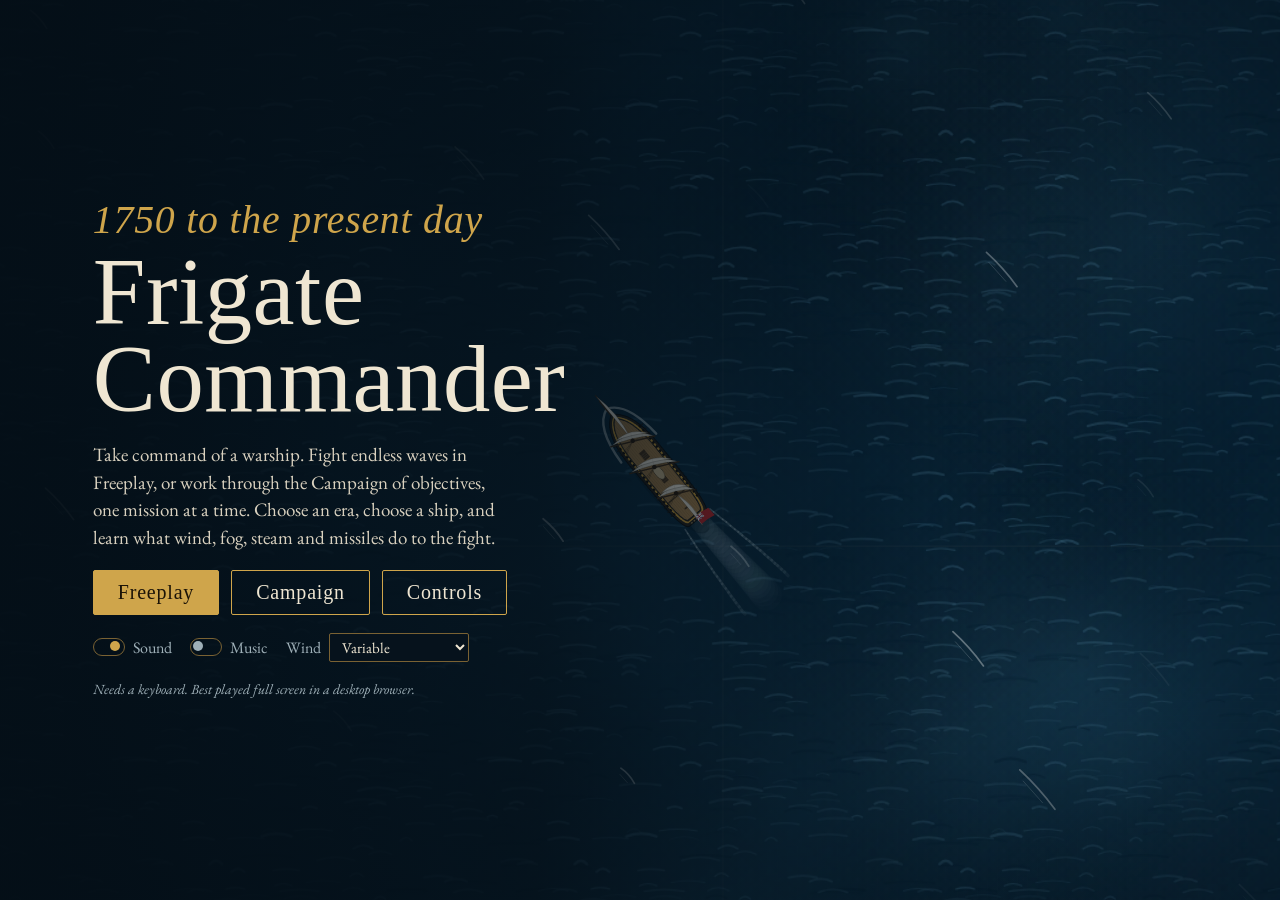
<file: shipit/index.html>
<!doctype html>
<html lang="en">
<head>
<meta charset="utf-8">
<meta name="viewport" content="width=device-width,initial-scale=1,viewport-fit=cover">
<meta name="robots" content="noindex,nofollow,noarchive">
<title>Frigate Commander</title>
<link rel="preconnect" href="https://fonts.googleapis.com">
<link rel="preconnect" href="https://fonts.gstatic.com" crossorigin>
<link rel="stylesheet" href="https://fonts.googleapis.com/css2?family=EB+Garamond:ital,wght@0,400;0,600;1,400&family=IM+Fell+English+SC&family=IM+Fell+English:ital@0;1&display=swap">
<style>
/* Layout: full-bleed sea canvas; instruments pinned to the corners like a quarterdeck binnacle.
   Single dark look by choice: the sea is the page. */
:root{
  --sea:#0c3450;
  --ink:rgba(6,18,28,.80);
  --ink-solid:#06121c;
  --brass:#cfa54b;
  --brass-dim:#7a6233;
  --bone:#efe6d2;
  --muted:#9fb0b8;
  --red:#d2553c;
  --green:#86c3a2;
  --display:'IM Fell English SC','IM Fell English',Georgia,'Times New Roman',serif;
  --italic:'IM Fell English',Georgia,serif;
  --body:'EB Garamond',Garamond,Georgia,'Times New Roman',serif;
  color-scheme:dark;
}
[hidden]{display:none!important}
html,body{height:100%}
body{margin:0;background:var(--sea);color:var(--bone);font-family:var(--body);font-size:16px;overflow:hidden;-webkit-font-smoothing:antialiased}
#game{position:fixed;inset:0;width:100%;height:100%;display:block}
#hurt{position:fixed;inset:0;pointer-events:none;opacity:0;transition:opacity .35s;box-shadow:inset 0 0 120px 30px rgba(190,40,20,.55)}

/* ---------- HUD ---------- */
#hud{position:fixed;inset:0;pointer-events:none;font-variant-numeric:tabular-nums}
.panel{background:var(--ink);border:1px solid var(--brass-dim);padding:12px 16px;position:absolute;border-radius:2px;box-shadow:0 2px 18px rgba(0,0,0,.35)}
.panel::before,.panel::after{content:"";position:absolute;width:8px;height:8px;border-color:var(--brass);border-style:solid}
.panel::before{top:-1px;left:-1px;border-width:2px 0 0 2px}
.panel::after{bottom:-1px;right:-1px;border-width:0 2px 2px 0}
.eyebrow{font-family:var(--display);font-size:12px;letter-spacing:.14em;color:var(--brass);text-transform:uppercase}
.lbl{font-family:var(--display);font-size:13px;letter-spacing:.08em;color:var(--muted)}
#ship{top:calc(16px + env(safe-area-inset-top,0px));left:16px;width:270px;display:flex;flex-direction:column;gap:6px}
#ship .name{font-family:var(--display);font-size:26px;line-height:1.02;color:var(--bone)}
.row{display:flex;justify-content:space-between;align-items:baseline;gap:8px}
.bar{height:8px;background:rgba(255,255,255,.07);border:1px solid var(--brass-dim);position:relative;overflow:hidden}
.bar i{position:absolute;inset:0 auto 0 0;background:var(--green);transition:width .15s linear}
#hpNum{font-size:18px;font-weight:600}
.two{display:grid;grid-template-columns:1fr 1fr;gap:10px;margin-top:2px}
.two b{display:block;font-size:18px;font-weight:600}
#posTxt{font-style:italic;color:var(--muted);font-size:15px}
#threat{color:var(--red);font-weight:600;font-size:15px;letter-spacing:.06em}
#tally{top:calc(16px + env(safe-area-inset-top,0px));right:16px;display:grid;grid-template-columns:auto auto;gap:4px 18px;min-width:190px}
#tally .v{text-align:right;font-weight:600;font-size:18px}
#tally .big{font-size:24px;color:var(--brass)}
#binnacle{left:16px;bottom:calc(16px + env(safe-area-inset-bottom,0px));display:flex;flex-direction:column;align-items:center;gap:4px;padding:10px 12px}
#compass{width:150px;height:150px;display:block}
#windTxt{font-size:14px;color:var(--muted);text-align:center;line-height:1.25}
#guns{left:50%;transform:translateX(-50%);bottom:calc(16px + env(safe-area-inset-bottom,0px));display:flex;flex-wrap:wrap;justify-content:center;max-width:43vw;gap:12px 16px;padding:30px 18px 10px;pointer-events:auto}
/* drag handle, minimize and size toggle for the gun panel; the panel remembers its place */
.phandle{position:absolute;left:0;right:0;top:0;height:22px;display:flex;justify-content:space-between;align-items:center;padding:0 6px 0 10px;box-sizing:border-box;font-family:var(--display);font-size:12px;letter-spacing:.08em;color:var(--muted);cursor:grab;user-select:none;touch-action:none;border-bottom:1px solid var(--brass-dim)}
.phandle:active{cursor:grabbing}
.pbtns{display:flex;gap:4px}
.pbtn{font-family:var(--body);font-size:13px;line-height:1;min-width:20px;height:16px;padding:0 4px;color:var(--bone);background:transparent;border:1px solid var(--brass-dim);border-radius:2px;cursor:pointer}
.pbtn:hover{border-color:var(--brass)}
#guns.compact{zoom:.75}
#guns.min{height:22px;padding:0;width:170px;overflow:hidden;box-sizing:border-box}
#guns.min .gauge{display:none}
.gauge{width:124px;display:flex;flex-direction:column;gap:5px}
.gauge .row b{font-size:14px;font-weight:600;white-space:nowrap}
.gauge .bar i{background:var(--brass)}
.gauge.ready .bar i{background:var(--green)}
.gauge.ready .state{color:var(--green)}
.gauge.busy .state{color:var(--brass)}
.gauge.off .state{color:var(--muted)}
kbd{font-family:var(--body);font-weight:600;font-size:13px;min-width:22px;padding:1px 6px;border:1px solid var(--brass-dim);border-bottom-width:2px;border-radius:3px;display:inline-block;text-align:center;color:var(--bone);background:rgba(255,255,255,.04)}
#quick{right:16px;bottom:calc(16px + env(safe-area-inset-bottom,0px));position:absolute;display:flex;gap:6px;pointer-events:auto}
.qbtn{font-family:var(--body);font-size:14px;color:var(--bone);background:var(--ink);border:1px solid var(--brass-dim);padding:6px 10px;cursor:pointer;border-radius:2px}
.qbtn:hover{border-color:var(--brass)}
.qbtn:focus-visible,.btn:focus-visible,.toggle input:focus-visible+span{outline:2px solid var(--bone);outline-offset:2px}
#banner{position:absolute;top:18%;left:50%;transform:translate(-50%,-8px);text-align:center;opacity:0;transition:opacity .5s,transform .5s;width:min(90vw,640px)}
#banner.show{opacity:1;transform:translate(-50%,0)}
#banner h2{font-family:var(--display);font-weight:400;font-size:clamp(34px,5vw,56px);margin:0;color:var(--bone);text-shadow:0 2px 14px rgba(0,0,0,.6);text-wrap:balance}
#banner p{margin:6px 0 0;font-style:italic;font-size:19px;color:var(--brass);text-shadow:0 1px 8px rgba(0,0,0,.7)}
#toast{position:absolute;bottom:120px;left:50%;transform:translateX(-50%);font-style:italic;font-size:17px;color:var(--bone);background:var(--ink);border:1px solid var(--brass-dim);padding:6px 14px;opacity:0;transition:opacity .25s;white-space:nowrap}
#toast.show{opacity:1}

/* ---------- Screens ---------- */
.screen{position:fixed;inset:0;display:flex;align-items:center;padding-inline:16px;padding-block:24px;box-sizing:border-box;overflow-y:auto;
  background:linear-gradient(90deg,rgba(4,14,22,.94) 0%,rgba(4,14,22,.78) 42%,rgba(4,14,22,.15) 78%,rgba(4,14,22,0) 100%)}
.screen.center{justify-content:center;background:rgba(4,14,22,.72)}
.card{max-width:540px;width:100%;margin-left:clamp(0px,6vw,110px);display:flex;flex-direction:column;gap:18px}
.screen.center .card{margin-left:0;background:var(--ink);border:1px solid var(--brass-dim);padding:28px 30px;box-sizing:border-box;max-width:460px;text-align:center;align-items:center}
h1{font-family:var(--display);font-weight:400;font-size:clamp(46px,7.4vw,96px);line-height:.92;margin:0;letter-spacing:.005em;text-wrap:balance}
h1 em{font-family:var(--italic);font-style:italic;color:var(--brass);display:block;font-size:.42em;letter-spacing:.02em;margin-bottom:10px}
h2.title{font-family:var(--display);font-weight:400;font-size:38px;margin:0;line-height:1;text-wrap:balance}
.lede{font-size:19px;line-height:1.45;color:#d9d1bf;max-width:46ch;margin:0}
.btns{display:flex;flex-wrap:wrap;gap:12px}
.screen.center .btns{justify-content:center}
.btn{font-family:var(--display);font-size:20px;letter-spacing:.04em;padding:10px 24px;border:1px solid var(--brass);background:transparent;color:var(--bone);cursor:pointer;border-radius:2px;transition:background .15s,color .15s}
.btn:hover{background:rgba(207,165,75,.14)}
.btn.primary{background:var(--brass);color:#1b1307}
.btn.primary:hover{background:#e0b85c}
.toggles{display:flex;gap:18px;flex-wrap:wrap;align-items:center;font-size:16px;color:var(--muted)}
.toggle{display:flex;align-items:center;gap:8px;cursor:pointer}
.toggle input{position:absolute;opacity:0;width:1px;height:1px}
.toggle span{width:30px;height:16px;border:1px solid var(--brass-dim);border-radius:9px;position:relative;display:inline-block}
.toggle span::after{content:"";position:absolute;top:2px;left:2px;width:10px;height:10px;border-radius:50%;background:var(--muted);transition:left .15s,background .15s}
.toggle input:checked+span::after{left:16px;background:var(--brass)}
.sel{display:flex;align-items:center;gap:8px}
select{font-family:var(--body);font-size:15px;color:var(--bone);background:var(--ink-solid);border:1px solid var(--brass-dim);padding:3px 8px;border-radius:2px}
select:focus-visible{outline:2px solid var(--bone);outline-offset:2px}
.note{font-size:14px;color:var(--muted);font-style:italic;margin:0}
.orders{display:grid;grid-template-columns:auto 1fr;gap:8px 16px;align-items:center;font-size:17px}
.orders .k{display:flex;gap:4px;justify-content:flex-end}
.tips{margin:0;padding-left:18px;display:flex;flex-direction:column;gap:6px;font-size:16px;line-height:1.4;color:#d9d1bf;max-width:52ch}
.stats{display:grid;grid-template-columns:1fr 1fr;gap:6px 20px;font-size:18px;width:100%;text-align:left}
.stats .v{text-align:right;font-weight:600}
.stats .big{font-size:26px;color:var(--brass)}
.pcard:disabled{opacity:.4;cursor:not-allowed}

/* ---------- Era and ship pickers ---------- */
.screen.pick{justify-content:center;align-items:flex-start;background:rgba(4,14,22,.9)}
.screen.pick .card{margin:auto 0;max-width:min(1120px,94vw);gap:16px}
.screen.pick .head{display:flex;flex-direction:column;gap:6px}
.picks{display:grid;grid-template-columns:repeat(auto-fit,minmax(250px,1fr));gap:14px;width:100%}
.pcard{font:inherit;color:var(--bone);text-align:left;background:var(--ink);border:1px solid var(--brass-dim);border-radius:2px;padding:14px 16px;cursor:pointer;display:flex;flex-direction:column;gap:7px;position:relative;transition:border-color .15s,background .15s}
.pcard:hover,.pcard:focus-visible{border-color:var(--brass);background:rgba(18,40,56,.94)}
.pcard:focus-visible{outline:2px solid var(--bone);outline-offset:2px}
.pcard .yr{font-family:var(--display);font-size:12px;letter-spacing:.14em;color:var(--brass);text-transform:uppercase}
.pcard .pn{font-family:var(--display);font-size:25px;line-height:1.05}
.pcard .pc{font-style:italic;color:var(--muted);font-size:15px}
.pcard .pd{font-size:15.5px;line-height:1.35;color:#d9d1bf}
.pcard .perk{font-size:14.5px;color:var(--green);line-height:1.3}
.pcard .mt{display:grid;grid-template-columns:auto 1fr;gap:2px 14px;font-size:14px;color:var(--muted);margin-top:4px}
.pcard .pips{letter-spacing:.2em;color:var(--brass)}
.pcard .bst{position:absolute;top:12px;right:14px;font-size:13px;color:var(--muted)}
.pcard .num{position:absolute;top:12px;right:14px}

@media (max-width:760px){
  #ship{width:210px;padding:10px 12px}
  #ship .name{font-size:21px}
  #compass{width:110px;height:110px}
  .gauge{width:100px}
  #guns{gap:10px;padding:30px 10px 8px}
  #quick{display:none}
}
@media (prefers-reduced-motion:reduce){
  #banner,.bar i,#hurt{transition:none}
}
</style>
</head>
<body>

<canvas id="game" aria-label="The sea and the ships in battle"></canvas>
<div id="hurt"></div>

<div id="hud" hidden>
  <section class="panel" id="ship" aria-label="Ship status">
    <div class="eyebrow" id="shipTag">36 guns · fifth rate</div>
    <div class="name" id="shipName">HMS Resolute</div>
    <div class="row"><span class="lbl">Hull integrity</span><span id="hpNum">180 / 180</span></div>
    <div class="bar"><i id="hpBar" style="width:100%"></i></div>
    <div class="two">
      <div><span class="lbl" id="sailLbl">Sail</span><b id="sailTxt">Battle sail</b></div>
      <div><span class="lbl">Speed</span><b id="spdTxt">0.0 kn</b></div>
    </div>
    <div id="posTxt">Beam reach</div>
    <div id="tgtTxt" class="note" hidden></div>
    <div id="objTxt" class="note" hidden></div>
    <div id="threat" role="alert" hidden></div>
  </section>

  <section class="panel" id="tally" aria-label="Battle tally">
    <span class="lbl" id="tallyLbl">Wave</span><span class="v big" id="waveTxt">1</span>
    <span class="lbl">Enemies left</span><span class="v" id="leftTxt">0</span>
    <span class="lbl">Ships sunk</span><span class="v" id="sunkTxt">0</span>
    <span class="lbl">Score</span><span class="v" id="scoreTxt">0</span>
  </section>

  <section class="panel" id="binnacle" aria-label="Compass and wind">
    <canvas id="compass" width="300" height="300"></canvas>
    <div id="windTxt">Heading 090° E<br>Wind from N</div>
  </section>

  <section class="panel" id="guns" aria-label="Guns and repairs">
    <div class="phandle" id="gunsHandle" title="Drag to move"><span>Guns · drag</span><span class="pbtns"><button class="pbtn" id="gunsSize" type="button" title="Size: large or small">S</button><button class="pbtn" id="gunsMin" type="button" title="Minimize or restore">–</button></span></div>
    <div class="gauge" id="gPort">
      <div class="row"><span class="lbl"><kbd id="kPort">Q</kbd> <span id="lblQ">Port guns</span></span></div>
      <div class="bar"><i></i></div>
      <div class="row"><b class="state">Ready</b></div>
    </div>
    <div class="gauge" id="gRep">
      <div class="row"><span class="lbl"><kbd id="kRep">R</kbd> <span id="lblR">Repair</span></span></div>
      <div class="bar"><i></i></div>
      <div class="row"><b class="state">Ready</b></div>
    </div>
    <div class="gauge" id="gStar">
      <div class="row"><span class="lbl"><kbd id="kStar">E</kbd> <span id="lblE">Starboard</span></span></div>
      <div class="bar"><i></i></div>
      <div class="row"><b class="state">Ready</b></div>
    </div>
    <div class="gauge" id="gHull">
      <div class="row"><span class="lbl">Hull</span></div>
      <div class="bar"><i></i></div>
      <div class="row"><b class="state">Ready</b></div>
    </div>
    <div class="gauge" id="gTarget">
      <div class="row"><span class="lbl">Target</span></div>
      <div class="bar"><i></i></div>
      <div class="row"><b class="state">None</b></div>
    </div>
    <div class="gauge" id="gPhalanx" hidden>
      <div class="row"><span class="lbl"><kbd>Space</kbd> Phalanx</span></div>
      <div class="bar"><i></i></div>
      <div class="row"><b class="state">Ready</b></div>
    </div>
    <div class="gauge" id="gDecoy" hidden>
      <div class="row"><span class="lbl"><kbd id="kDecoy">X</kbd> Decoys</span></div>
      <div class="bar"><i></i></div>
      <div class="row"><b class="state">Ready</b></div>
    </div>
    <div class="gauge" id="gHeli" hidden>
      <div class="row"><span class="lbl"><kbd id="kHeli">H</kbd> Helicopter</span></div>
      <div class="bar"><i></i></div>
      <div class="row"><b class="state">Ready</b></div>
    </div>
    <div class="gauge" id="gJam" hidden>
      <div class="row"><span class="lbl"><kbd id="kJam">J</kbd> Jammer</span></div>
      <div class="bar"><i></i></div>
      <div class="row"><b class="state">Ready</b></div>
    </div>
  </section>

  <div id="quick">
    <button class="qbtn" id="qPause" type="button">Pause · Esc</button>
    <button class="qbtn" id="qFull" type="button">Fullscreen · F</button>
    <button class="qbtn" id="qView" type="button">First person · C</button>
    <button class="qbtn" id="qMusic" type="button">Music · M</button>
  </div>

  <div id="banner" role="status" aria-live="polite"><h2></h2><p></p></div>
  <div id="toast"></div>
</div>

<!-- Main menu -->
<div class="screen" id="menu">
  <div class="card">
    <h1><em>1750 to the present day</em>Frigate Commander</h1>
    <p class="lede">Take command of a warship. Fight endless waves in Freeplay, or work through the Campaign of objectives, one mission at a time. Choose an era, choose a ship, and learn what wind, fog, steam and missiles do to the fight.</p>
    <div class="btns">
      <button class="btn primary" id="bStart" type="button">Freeplay</button>
      <button class="btn" id="bMissions" type="button">Campaign</button>
      <button class="btn" id="bControls" type="button">Controls</button>
    </div>
    <div class="toggles">
      <label class="toggle"><input type="checkbox" id="optSound" checked><span></span>Sound</label>
      <label class="toggle"><input type="checkbox" id="optMusic"><span></span>Music</label>
      <label class="sel">Wind
        <select id="optWind">
          <option value="variable">Variable</option>
          <option value="light">Light (6 kn)</option>
          <option value="moderate">Moderate (13 kn)</option>
          <option value="fresh">Fresh (20 kn)</option>
          <option value="gale">Gale (29 kn)</option>
        </select>
      </label>
    </div>
    <p class="note" id="bestTxt">Needs a keyboard. Best played full screen in a desktop browser.</p>
  </div>
</div>

<!-- Era picker -->
<div class="screen pick" id="era" hidden>
  <div class="card">
    <div class="head"><div class="eyebrow">Step 1 of 2</div><h2 class="title">Choose your era</h2></div>
    <div class="picks" id="eraPicks"></div>
    <div class="btns"><button class="btn" id="bEraBack" type="button">Back</button></div>
  </div>
</div>

<!-- Ship picker -->
<div class="screen pick" id="ships" hidden>
  <div class="card">
    <div class="head"><div class="eyebrow" id="shipsEra">Step 2 of 2</div><h2 class="title">Choose your ship</h2></div>
    <div class="picks" id="shipPicks"></div>
    <div class="btns"><button class="btn" id="bShipsBack" type="button">Back</button></div>
  </div>
</div>

<!-- Campaign map -->
<div class="screen pick" id="campaign" hidden>
  <div class="card">
    <div class="head"><div class="eyebrow" id="campEra">Campaign</div><h2 class="title">Choose your mission</h2></div>
    <div class="picks" id="missionPicks"></div>
    <div class="btns"><button class="btn" id="bCampBack" type="button">Back</button></div>
  </div>
</div>

<!-- Controls -->
<div class="screen" id="controls" hidden>
  <div class="card">
    <h2 class="title">Standing Orders</h2>
    <p class="note" id="ctlFor"></p>
    <div class="orders" id="orders"></div>
    <ul class="tips" id="tips"></ul>
    <div class="btns"><button class="btn" id="bRebind" type="button">Rebind keys</button><button class="btn" id="bBack" type="button">Back</button></div>
  </div>
</div>

<!-- Rebind keys -->
<div class="screen" id="keys" hidden>
  <div class="card">
    <h2 class="title">Rebind keys</h2>
    <p class="note">Click a key, then press the new one. Esc cancels. A key already in use is swapped.</p>
    <div class="orders" id="bindList"></div>
    <div class="btns"><button class="btn" id="bResetKeys" type="button">Reset to defaults</button><button class="btn" id="bKeysBack" type="button">Back</button></div>
  </div>
</div>

<!-- Pause -->
<div class="screen center" id="pause" hidden>
  <div class="card">
    <h2 class="title">Paused</h2>
    <div class="btns">
      <button class="btn primary" id="bResume" type="button">Resume</button>
      <button class="btn" id="bRestart" type="button">Restart</button>
      <button class="btn" id="bMenu" type="button">Main Menu</button>
    </div>
  </div>
</div>

<!-- Mission debrief -->
<div class="screen center" id="debrief" hidden>
  <div class="card">
    <div class="eyebrow" id="dEye">Mission accomplished</div>
    <h2 class="title" id="dTitle"></h2>
    <p class="lede" id="dText"></p>
    <div class="stats">
      <span class="lbl">Score</span><span class="v big" id="dScore">0</span>
      <span class="lbl">Enemy ships sunk</span><span class="v" id="dSunk">0</span>
      <span class="lbl">Hull remaining</span><span class="v" id="dHull">0%</span>
    </div>
    <div class="btns">
      <button class="btn primary" id="dNext" type="button">Next Mission</button>
      <button class="btn" id="dRetry" type="button">Replay</button>
      <button class="btn" id="dMap" type="button">Campaign Map</button>
    </div>
  </div>
</div>

<!-- Game over -->
<div class="screen center" id="over" hidden>
  <div class="card">
    <div class="eyebrow">Game over</div>
    <h2 class="title" id="oTitle">HMS Resolute has foundered</h2>
    <div class="stats">
      <span class="lbl">Final score</span><span class="v big" id="oScore">0</span>
      <span class="lbl">Enemy ships sunk</span><span class="v" id="oSunk">0</span>
      <span class="lbl" id="oWavesLbl">Waves survived</span><span class="v" id="oWaves">0</span>
      <span class="lbl">Best score</span><span class="v" id="oBest">0</span>
    </div>
    <div class="btns">
      <button class="btn primary" id="bAgain" type="button">Restart</button>
      <button class="btn" id="bCopy" type="button">Copy result</button>
      <button class="btn" id="bMenu2" type="button">Main Menu</button>
    </div>
  </div>
</div>

<script>
(() => {
'use strict';

/* =========================================================
   Utilities
   ========================================================= */
const TAU = Math.PI * 2;
const clamp = (v, a, b) => v < a ? a : v > b ? b : v;
const lerp = (a, b, t) => a + (b - a) * t;
const rand = (a, b) => a + Math.random() * (b - a);
const randn = () => { let u = 0, v = 0; while (!u) u = Math.random(); while (!v) v = Math.random(); return Math.sqrt(-2 * Math.log(u)) * Math.cos(TAU * v); };
const angNorm = a => { a = (a + Math.PI) % TAU; if (a < 0) a += TAU; return a - Math.PI; };
function hash2(x, y, s) {
  let h = (Math.imul(x | 0, 374761393) + Math.imul(y | 0, 668265263) + Math.imul(s | 0, 1442695041)) | 0;
  h = Math.imul(h ^ (h >>> 13), 1274126177);
  return ((h ^ (h >>> 16)) >>> 0) / 4294967296;
}
const $ = id => document.getElementById(id);
const POINTS16 = ['N','NNE','NE','ENE','E','ESE','SE','SSE','S','SSW','SW','WSW','W','WNW','NW','NNW'];
const toCompassDeg = a => ((a * 180 / Math.PI) + 90 + 720) % 360;
const compassName = deg => POINTS16[Math.round(deg / 22.5) % 16];

/* =========================================================
   Eras, ship classes and the enemies that go with them

   Game units: 1 world px ≈ 1 m of game scale, not real scale.
   maxSpeed is px/s and kn is the knots it displays as at full speed.
   Broadside is balanced at about a quarter of the ship's own hull
   per volley, the same ratio the original frigate duel used.
   ========================================================= */
const ERAS = [
  { id: 'sail',   name: 'Age of Sail',   years: '1750–1815',
    blurb: 'Wood, canvas and iron round shot. Read the wind, turn to bring the broadside to bear, and keep her moving while the crews reload.',
    ships: ['resolute'] },
  { id: 'steam',  name: 'Steam & Steel', years: '1815–1945',
    blurb: 'From the steam gunboat to the big-gun battleship. Steam frees you from the wind, armour and turrets change the fight, and every ship outranges the last.',
    ships: ['gunboat', 'ironclad', 'predread', 'dread', 'battleship'] },
  { id: 'modern', name: 'Missile Age',   years: '1980–today',
    blurb: 'Radar, Aegis, anti-ship missiles and rapid-fire guns. Strike first at long range, and shoot down what comes back at you.',
    ships: ['burke', 'zumwalt', 'ticonderoga', 'type45', 'sejong', 'type055'] },
];

const ERA_DEF = {
  sail:   { rig: 'sail',   mode: 'broadside', windDep: 1, kn: 10, acc: 11, dec: 15, slew: 0.45, turnAcc: 1.3, zoom: 1,    flash: 8,  shellSpeed: 560, arc: 0.33, flag: 'GB' },
  steam:  { rig: 'steam',  mode: 'broadside', windDep: 0, kn: 10, acc: 12, dec: 16, slew: 0.35, turnAcc: 1.0, zoom: 1,    flash: 9,  shellSpeed: 600, arc: 0.38, flag: 'GB', eflag: 'OPFOR' },
  modern: { rig: 'modern', mode: 'modern',    windDep: 0, kn: 30, acc: 20, dec: 26, slew: 0.55, turnAcc: 1.1, zoom: 0.62, flash: 7,  shellSpeed: 840, arc: 0.5,  flag: 'OPFOR',
            decoy: { charges: 4, cd: 16, r: 170, bloom: 1.4, life: 9 } },
};
const ERA_PAL = {
  steam:  { p: { hull: '#23272b', band: '#d8d0b8', deck: '#9a7b4c' }, e: { hull: '#2d1f1f', band: '#a8322a', deck: '#8a6e46' } },
  modern: { p: { hull: '#6f7d85', band: '#4c585e', deck: '#8d999f' }, e: { hull: '#4a4545', band: '#a8372e', deck: '#625b5b' } },
};
const ERA_SEA = { sail: '#0d3651', steam: '#0e3650', modern: '#0b3045' };

/* The duellist: every third freeplay wave, and the runners in intercept missions. The nimblest
   hull of the era, with its hull and turn rate raised. */
const DUEL = {
  sail:   { kind: 'sloop',  hpX: 3,   turnX: 1.35 },
  steam:  { kind: 'launch', hpX: 4,   turnX: 1.3 },
  modern: { kind: 'fac',    hpX: 2.5, turnX: 1.25 },
};
/* The campaign, in order. hold: survive secs and clear each fleet, which arrives every `every`
   seconds. intercept: sink the runners before the time runs out. flagship: sink the flagship and
   her escort before the time runs out. */
/* Difficulty climbs in order: fleets get bigger and gaps shorter, and flagships bring more escorts. */
const MISSIONS = [
  { name: 'Hold the line', type: 'hold', secs: 120, every: 50, tier: 1, acc: 1.6, rel: 1.5,
    brief: 'Fleets come in until the bell. Keep afloat for two minutes and clear each one.',
    win: 'The line held. Two minutes of fleets, and the sea is quiet again.' },
  { name: 'Run down the runner', type: 'intercept', secs: 200, count: 1, lost: 'the runner got clear', acc: 1.5, rel: 1.4,
    brief: 'A fast ship is breaking for open water. Sink her before she gets clear.',
    win: 'The runner is on the bottom and her cargo never reached port.' },
  { name: 'Sink the flagship', type: 'flagship', secs: 280, escorts: 1, lost: 'the flagship got clear', acc: 1.5, rel: 1.4,
    brief: 'The enemy flagship has one escort. Sink her and the escort.',
    win: 'The flagship is gone, and her escort with her.' },
  { name: 'Hold longer', type: 'hold', secs: 180, every: 40, tier: 1, acc: 1.4, rel: 1.3,
    brief: 'Bigger fleets and no respite. Three minutes, and clear each one.',
    win: 'Three minutes under fire, and the line still stands.' },
  { name: 'Run down the pair', type: 'intercept', secs: 230, count: 2, lost: 'a runner got clear', acc: 1.4, rel: 1.3,
    brief: 'Two fast ships are running for it, one to each side.',
    win: 'Both runners are sunk. Nothing got clear.' },
  { name: 'The last squadron', type: 'flagship', secs: 300, escorts: 2, lost: 'the flagship got clear', acc: 1.3, rel: 1.2,
    brief: 'The flagship has two escorts. Take them down before she gets clear.',
    win: 'The last squadron is sunk. Only the far coast remains.' },
  { name: 'The relentless tide', type: 'hold', secs: 180, every: 36, tier: 2, acc: 1.3, rel: 1.2,
    brief: 'The enemy has stopped waiting for orders. Fleets arrive every thirty-six seconds. Hold for three minutes.',
    win: 'Wave after wave broke on your line, and the line held.' },
  { name: 'Three to the open sea', type: 'intercept', secs: 280, count: 3, lost: 'a runner got clear', acc: 1.2, rel: 1.15,
    brief: 'Three fast ships are scattering for open water. Catch and sink all of them.',
    win: 'All three runners are at the bottom. The coast is safe for now.' },
  { name: 'Flagship at anchor', type: 'flagship', secs: 280, escorts: 2, lost: 'the flagship got clear', acc: 1.2, rel: 1.15,
    brief: 'The enemy flagship has anchored under a fort with two escorts. Take her before the tide turns.',
    win: 'The anchored flagship went down under the fort guns.' },
  { name: 'The long watch', type: 'hold', secs: 240, every: 30, tier: 2, acc: 1.2, rel: 1.15,
    brief: 'No respite and no bell until the end. Four minutes of fleets, and clear each one.',
    win: 'Four minutes of relentless fire, and you are still afloat.' },
  { name: 'Hunt the raiders', type: 'intercept', secs: 240, count: 3, lost: 'a raider got clear', acc: 1.1, rel: 1.1,
    brief: 'Three raiders are running for three different havens. Stop them all before one gets clear.',
    win: 'Three raiders sunk. The merchant lanes are open again.' },
  { name: 'The final reckoning', type: 'flagship', secs: 340, escorts: 3, lost: 'the flagship got clear', acc: 1.1, rel: 1.1,
    brief: 'The enemy admiral flies his flag in a squadron of four. Sink the admiral and the sea is yours.',
    win: 'The admiral is gone, and the campaign is yours.' },
];
const TYPE_LABEL = { hold: 'Defence', intercept: 'Intercept', flagship: 'Strike the flagship' };
const CAMPAIGN_KEY = 'shipit-campaign';

const CLASSES = {
  /* ---------- Age of Sail, 1750 to 1815 ---------- */
  resolute: { era: 'sail', playable: true, name: 'HMS Resolute', tag: '36 guns · fifth rate', label: 'Frigate',
    guns: 36, hp: 180, L: 112, B: 30, maxSpeed: 100, turn: 0.62, reload: 8, range: 520, dmg: 2.6, spread: 0.050,
    masts: [0.25, 0.0, -0.25], mastSize: [0.95, 1.05, 0.8], hull: '#24211d', band: '#d3a33a', deck: '#a7834f', flag: 'GB',
    startLine: 'Beat to quarters. Enemy sails expected.', lost: 'HMS Resolute has foundered',
    foes: { l: 'sloop', m: 'brig', h: 'frigate' }, waveScale: 1,
    card: { year: '1750–1815', cls: '36-gun fifth-rate frigate, Royal Navy',
      blurb: 'The ship the game began with. Eighteen guns a side, a fine sailer, and a hull that will not last long under a French broadside.',
      perk: 'Wind is everything: sail across it, never into it.', stats: { speed: 3, guns: 3, hull: 3 } } },
  sloop:   { era: 'sail', label: 'Sloop', plural: 'sloops', guns: 12, hp: 60, L: 68, B: 19, maxSpeed: 124, turn: 1.00, reload: 8, range: 420, dmg: 2.2, spread: 0.085,
    masts: [0.14, -0.16], mastSize: [0.95, 1.0], hull: '#2b2825', band: '#7f9d8b', deck: '#a88a5c', flag: 'FR', points: 100 },
  brig:    { era: 'sail', label: 'Brig', plural: 'brigs', guns: 20, hp: 100, L: 86, B: 24, maxSpeed: 108, turn: 0.78, reload: 8.5, range: 470, dmg: 2.3, spread: 0.075,
    masts: [0.17, -0.14], mastSize: [1.05, 1.1], hull: '#5b2420', band: '#d9cba4', deck: '#9f7f52', flag: 'FR', points: 200 },
  frigate: { era: 'sail', label: 'Frigate', plural: 'frigates', guns: 36, hp: 160, L: 110, B: 29, maxSpeed: 98, turn: 0.60, reload: 9, range: 520, dmg: 2.3, spread: 0.065,
    masts: [0.25, 0.0, -0.25], mastSize: [0.95, 1.05, 0.8], hull: '#1b2b47', band: '#cfc7b1', deck: '#a2804f', flag: 'FR', points: 400 },

  /* ---------- Steam and steel, 1815 to 1945 ---------- */
  launch:  { era: 'steam', label: 'Armed launch', plural: 'armed launches', guns: 4, hp: 30, L: 46, B: 12, maxSpeed: 90, kn: 9, turn: 1.25, reload: 6, range: 430, dmg: 3.0, spread: 0.09, arc: 0.40, points: 50,
    lay: { funnels: [0.0], deck: 'wood' } },
  paddle:  { era: 'steam', label: 'Paddle gunvessel', plural: 'paddle gunvessels', guns: 6, hp: 60, L: 62, B: 17, maxSpeed: 95, kn: 9.5, turn: 0.95, reload: 7, range: 470, dmg: 5.0, spread: 0.08, arc: 0.40, points: 100,
    lay: { funnels: [-0.04], masts: [0.26, -0.3], paddle: true, deck: 'wood' } },
  gunboat: { era: 'steam', playable: true, name: 'HMS Staunch', tag: '8 guns · steam gunboat', label: 'Steam gunboat', plural: 'steam gunboats',
    guns: 8, hp: 120, L: 78, B: 19, maxSpeed: 100, kn: 10, turn: 0.90, reload: 7.5, range: 520, dmg: 7.5, spread: 0.07, arc: 0.38, points: 250, zoom: 1.0,
    lay: { funnels: [-0.05], masts: [0.28, -0.32], deck: 'wood' },
    startLine: 'Steam up. Hostile gunvessels ahead.', lost: 'HMS Staunch has been sunk',
    foes: { l: 'launch', m: 'paddle', h: 'gunboat' }, waveScale: 1,
    card: { year: 'c. 1855', cls: 'Albacore-class gunboat, Royal Navy',
      blurb: 'Small, cheap and handy. Steam lets you steer any course, but eight light guns mean you win by quick, close work.',
      perk: 'Tightest turning circle in the steam fleet.', stats: { speed: 2, guns: 1, hull: 1 } } },
  ironclad: { era: 'steam', playable: true, name: 'HMS Warrior', tag: '20 guns · armoured frigate', label: 'Ironclad', plural: 'ironclads',
    guns: 20, hp: 300, L: 128, B: 28, maxSpeed: 140, kn: 14, turn: 0.55, reload: 9, range: 600, dmg: 7.5, spread: 0.06, arc: 0.42, points: 500, acc: 12, turnAcc: 0.95, zoom: 0.9,
    lay: { funnels: [0.02], masts: [0.30, -0.02, -0.30], deck: 'wood' },
    startLine: 'Iron hull, full steam. Open the range.', lost: 'HMS Warrior has been sunk',
    foes: { l: 'paddle', m: 'gunboat', h: 'ironclad' }, waveScale: 0.95,
    card: { year: 'c. 1860', cls: 'Armoured frigate, Royal Navy',
      blurb: 'An iron-hulled broadside ship that made every wooden fleet obsolete. Twenty heavy guns on a hull that shrugs off shot that would sink a frigate.',
      perk: 'Wind no longer matters. Full ahead is full ahead.', stats: { speed: 3, guns: 3, hull: 3 } } },
  predread: { era: 'steam', playable: true, name: 'HMS Majestic', tag: '8 heavy guns · battleship', label: 'Pre-dreadnought', plural: 'pre-dreadnoughts',
    guns: 8, hp: 480, L: 160, B: 34, maxSpeed: 170, kn: 17, turn: 0.46, reload: 10, range: 760, dmg: 30, spread: 0.05, arc: 0.62, shellSpeed: 700, points: 800,
    autoLay: true, turrets: true, tpos: [0.30, 0.10, -0.14, -0.36], flash: 11, acc: 13, turnAcc: 0.9, zoom: 0.8,
    lay: { funnels: [0.12, -0.12], masts: [0.22, -0.2], deck: 'steel' },
    startLine: 'Heavy turrets trained. Range the enemy.', lost: 'HMS Majestic has been sunk',
    foes: { l: 'gunboat', m: 'ironclad', h: 'predread' }, waveScale: 0.9,
    card: { year: 'c. 1895', cls: 'Majestic-class battleship, Royal Navy',
      blurb: 'Steel armour and turret-mounted 12-inch guns. Slow to turn, but each shell is a blow that smaller ships cannot absorb.',
      perk: 'Turrets lay themselves on the nearest enemy inside the arc.', stats: { speed: 3, guns: 4, hull: 4 } } },
  dread: { era: 'steam', playable: true, name: 'HMS Dreadnought', tag: '10 heavy guns · battleship', label: 'Dreadnought', plural: 'dreadnoughts',
    guns: 10, hp: 700, L: 196, B: 38, maxSpeed: 210, kn: 21, turn: 0.40, reload: 11, range: 900, dmg: 35, spread: 0.045, arc: 0.80, shellSpeed: 760, points: 1100,
    autoLay: true, turrets: true, tpos: [0.34, 0.22, -0.18, -0.28, -0.38], flash: 12, acc: 14, turnAcc: 0.85, zoom: 0.72,
    lay: { funnels: [0.07, -0.07], masts: [0.14], deck: 'steel' },
    startLine: 'All big guns. Open fire on the enemy line.', lost: 'HMS Dreadnought has been sunk',
    foes: { l: 'ironclad', m: 'predread', h: 'dread' }, waveScale: 0.85,
    card: { year: '1906', cls: 'Dreadnought-class battleship, Royal Navy',
      blurb: 'The ship that ended the pre-dreadnought. Ten 12-inch guns, turbine speed and a firing arc wide enough to keep the enemy under fire while you turn.',
      perk: 'Widest firing arc of the early turret ships.', stats: { speed: 4, guns: 5, hull: 4 } } },
  battleship: { era: 'steam', playable: true, name: 'HMS Warspite', tag: '8 heavy guns · fast battleship', label: 'Battleship', plural: 'battleships',
    guns: 8, hp: 950, L: 226, B: 42, maxSpeed: 240, kn: 24, turn: 0.36, reload: 12, range: 1000, dmg: 59, spread: 0.04, arc: 0.90, shellSpeed: 800, points: 1500,
    autoLay: true, turrets: true, tpos: [0.34, 0.18, -0.22, -0.36], flash: 14, acc: 14, turnAcc: 0.8, zoom: 0.66,
    lay: { funnels: [0.0], masts: [0.12], deck: 'steel' },
    startLine: 'Eight 15-inch guns. Hold your fire to range.', lost: 'HMS Warspite has been sunk',
    foes: { l: 'predread', m: 'dread', h: 'battleship' }, waveScale: 0.8,
    card: { year: 'c. 1915–1945', cls: 'Queen Elizabeth-class fast battleship, Royal Navy',
      blurb: 'Eight 15-inch guns at 24 knots. A huge hull that turns like a cathedral, and an enemy that has to cross a long killing zone to reach you.',
      perk: 'Longest gun range and the toughest hull before the missile age.', stats: { speed: 5, guns: 5, hull: 5 } } },

  /* ---------- Missile age, 1980 to today ---------- */
  fac:      { era: 'modern', label: 'Missile boat', plural: 'missile boats', hp: 100, L: 70, B: 14, maxSpeed: 235, kn: 38, turn: 1.2, points: 150, stand: 460,
    gun:     { mounts: [0.28], dmg: 5, burst: 3, reload: 3.0, range: 640, speed: 820, spread: 0.07 },
    missile: { stock: 6, salvo: 2, reload: 22, range: 1500, speed: 470, dmg: 55, turn: 2.0 },
    def:     { ciwsR: 0, ciwsL: 0, samR: 0, samL: 0, samCh: 0, stealth: 0 },
    lay:     { sup: [-0.12, 0.06], vls: [[-0.30, -0.18]], vlsX: -0.22 } },
  corvette: { era: 'modern', label: 'Corvette', plural: 'corvettes', hp: 260, L: 112, B: 17, maxSpeed: 175, kn: 28, turn: 0.85, points: 400, stand: 640,
    gun:     { mounts: [0.30], dmg: 8, burst: 3, reload: 2.6, range: 820, speed: 840, spread: 0.06 },
    missile: { stock: 10, salvo: 3, reload: 20, range: 1700, speed: 460, dmg: 60, turn: 1.9 },
    def:     { ciwsR: 230, ciwsL: 1.2, samR: 0, samL: 0, samCh: 0, stealth: 0 },
    lay:     { sup: [-0.14, 0.08], vls: [[-0.34, -0.22]], vlsX: -0.28, ciws: [0.10], heli: -0.40 } },
  destroyer:{ era: 'modern', label: 'Destroyer', plural: 'destroyers', hp: 480, L: 168, B: 22, maxSpeed: 185, kn: 30, turn: 0.62, points: 800, stand: 780,
    gun:     { mounts: [0.30], dmg: 10, burst: 3, reload: 2.4, range: 920, speed: 850, spread: 0.055 },
    missile: { stock: 14, salvo: 4, reload: 18, range: 1900, speed: 470, dmg: 62, turn: 1.9 },
    def:     { ciwsR: 240, ciwsL: 1.3, samR: 900, samL: 0.55, samCh: 1, stealth: 0 },
    lay:     { sup: [-0.06, 0.12], vls: [[0.18, 0.27], [-0.32, -0.20]], vlsX: -0.26, ciws: [0.08, -0.30], fun: [-0.12, -0.18], heli: -0.40 } },

  burke: { era: 'modern', playable: true, name: 'USS Arleigh Burke', tag: 'DDG-51 · Aegis destroyer', label: 'Destroyer',
    hp: 560, L: 170, B: 22, maxSpeed: 190, kn: 31, turn: 0.62, flag: 'US',
    gun:     { mounts: [0.30], dmg: 11, burst: 3, reload: 2.2, range: 900, speed: 850, spread: 0.050 },
    missile: { stock: 8, salvo: 2, reload: 20, range: 2000, speed: 480, dmg: 62, turn: 2.0 },
    def:     { ciwsR: 240, ciwsL: 1.5, samR: 1000, samL: 0.70, samCh: 2, stealth: 0 },
    lay:     { sup: [-0.06, 0.12], vls: [[0.18, 0.27], [-0.32, -0.20]], vlsX: -0.26, ciws: [0.08, -0.30], fun: [-0.12, -0.18], heli: -0.40 },
    startLine: 'General quarters. Radar contacts closing.', lost: 'USS Arleigh Burke has been lost',
    foes: { l: 'fac', m: 'corvette', h: 'destroyer' }, waveScale: 0.6,
    card: { special: 'Helicopter strike and jamming, once a round each. Phalanx also shoots down incoming shells.', year: '1991–today', cls: 'Arleigh Burke-class guided-missile destroyer, US Navy',
      blurb: 'The balanced all-rounder: a 5-inch gun, eight anti-ship missiles and Aegis air defence with SM-2 interceptors and Phalanx.',
      perk: 'Layered defence: SM-2 at long range, Phalanx close in.', stats: { speed: 4, guns: 3, missiles: 3, air: 4, hull: 3 } } },
  zumwalt: { era: 'modern', playable: true, name: 'USS Zumwalt', tag: 'DDG-1000 · stealth destroyer', label: 'Destroyer',
    hp: 640, L: 186, B: 26, maxSpeed: 182, kn: 30, turn: 0.52, flag: 'US',
    gun:     { mounts: [0.34, 0.20], dmg: 22, burst: 1, reload: 3.0, range: 1200, speed: 900, spread: 0.035 },
    missile: { stock: 6, salvo: 2, reload: 22, range: 2100, speed: 480, dmg: 66, turn: 2.0 },
    def:     { ciwsR: 0, ciwsL: 0, samR: 800, samL: 0.60, samCh: 2, stealth: 0.45 },
    lay:     { sup: [-0.14, 0.08], supW: 0.34, facets: true, vls: [[0.0, 0.12], [-0.30, -0.20]], vlsX: -0.05, heli: -0.38 },
    startLine: 'Stealth hull, guns trained. Hold the long range.', lost: 'USS Zumwalt has been lost',
    foes: { l: 'fac', m: 'corvette', h: 'destroyer' }, waveScale: 0.6,
    card: { special: 'Helicopter strike and jamming, once a round each. Stealth hull, but no close-in gun.', year: '2016–today', cls: 'Zumwalt-class stealth destroyer, US Navy',
      blurb: 'A wave-piercing stealth hull and two 155 mm Advanced Gun Systems that outrange everything afloat. Little close-in defence beyond ESSM.',
      perk: 'Low radar signature: 45% of incoming missiles lose their lock.', stats: { speed: 3, guns: 5, missiles: 3, air: 2, hull: 5 } } },
  ticonderoga: { era: 'modern', playable: true, name: 'USS Ticonderoga', tag: 'CG-47 · Aegis cruiser', label: 'Cruiser',
    hp: 600, L: 172, B: 24, maxSpeed: 195, kn: 32, turn: 0.58, flag: 'US',
    gun:     { mounts: [0.34, -0.31], dmg: 10, burst: 3, reload: 3.0, range: 900, speed: 850, spread: 0.050 },
    missile: { stock: 8, salvo: 3, reload: 20, range: 2000, speed: 480, dmg: 62, turn: 2.0 },
    def:     { ciwsR: 240, ciwsL: 1.5, samR: 1100, samL: 0.85, samCh: 3, stealth: 0 },
    lay:     { sup: [-0.08, 0.12], vls: [[0.19, 0.28], [-0.24, -0.15]], vlsX: -0.20, ciws: [0.10, -0.36], fun: [-0.12, -0.17], heli: -0.42 },
    startLine: 'Aegis tracking. Air picture is yours.', lost: 'USS Ticonderoga has been lost',
    foes: { l: 'fac', m: 'corvette', h: 'destroyer' }, waveScale: 0.65,
    card: { special: 'Helicopter strike and jamming, once a round each. Missiles fire in threes. Phalanx also shoots down shells.', year: '1983–today', cls: 'Ticonderoga-class guided-missile cruiser, US Navy',
      blurb: 'Two 5-inch guns and the heaviest air defence in the fleet. SPY-1 radar and SM-2 missiles can swat down a big salvo.',
      perk: 'Three simultaneous SAM engagements.', stats: { speed: 4, guns: 4, missiles: 3, air: 5, hull: 4 } } },
  type45: { era: 'modern', playable: true, name: 'HMS Daring', tag: 'Type 45 · air-defence destroyer', label: 'Destroyer',
    hp: 480, L: 152, B: 21, maxSpeed: 180, kn: 29, turn: 0.66, flag: 'UK',
    gun:     { mounts: [0.30], dmg: 11, burst: 3, reload: 2.6, range: 880, speed: 840, spread: 0.050 },
    missile: { stock: 8, salvo: 1, reload: 12, range: 1900, speed: 470, dmg: 60, turn: 2.0 },
    def:     { ciwsR: 230, ciwsL: 1.4, samR: 1100, samL: 0.95, samCh: 3, stealth: 0 },
    lay:     { sup: [-0.04, 0.12], vls: [[0.18, 0.27]], vlsX: -0.04, ciws: [0.10, -0.30], fun: [-0.14, -0.20], heli: -0.38 },
    startLine: 'Sea Viper ready. Contacts on the plot.', lost: 'HMS Daring has been lost',
    foes: { l: 'fac', m: 'corvette', h: 'destroyer' }, waveScale: 0.55,
    card: { special: 'Helicopter strike and jamming, once a round each. Quick single missiles. Phalanx also shoots down shells.', year: '2009–today', cls: 'Type 45 (Daring-class) destroyer, Royal Navy',
      blurb: 'Built to kill aircraft and missiles. Lightly armed for a destroyer and thin-skinned, but nothing in the game protects its flock better.',
      perk: 'Sea Viper: highest SAM kill rate, three channels.', stats: { speed: 4, guns: 2, missiles: 3, air: 5, hull: 2 } } },
  sejong: { era: 'modern', playable: true, name: 'ROKS Sejong the Great', tag: 'DDG-991 · Aegis destroyer', label: 'Destroyer',
    hp: 560, L: 166, B: 21, maxSpeed: 186, kn: 30, turn: 0.62, flag: 'ROK',
    gun:     { mounts: [0.31], dmg: 11, burst: 3, reload: 2.3, range: 900, speed: 850, spread: 0.050 },
    missile: { stock: 12, salvo: 2, reload: 20, range: 2100, speed: 480, dmg: 60, turn: 2.0 },
    def:     { ciwsR: 240, ciwsL: 1.4, samR: 1000, samL: 0.70, samCh: 2, stealth: 0 },
    lay:     { sup: [-0.06, 0.12], vls: [[0.17, 0.27], [-0.32, -0.20]], vlsX: -0.26, ciws: [0.08, -0.30], fun: [-0.12, -0.18], heli: -0.40 },
    startLine: 'Aegis online. Hostile surface group inbound.', lost: 'ROKS Sejong the Great has been lost',
    foes: { l: 'fac', m: 'corvette', h: 'destroyer' }, waveScale: 0.6,
    card: { special: 'Helicopter strike and jamming, once a round each. Phalanx also shoots down incoming shells.', year: '2008–today', cls: 'Sejong the Great-class destroyer, Republic of Korea Navy',
      blurb: 'One of the most heavily armed destroyers afloat. A deep anti-ship magazine and a full Aegis suite make it the best at opening a fight from range.',
      perk: 'Largest missile magazine: twelve rounds.', stats: { speed: 4, guns: 3, missiles: 5, air: 4, hull: 3 } } },
  type055: { era: 'modern', playable: true, name: 'PLAN Nanchang', tag: 'Type 055 · large destroyer', label: 'Destroyer',
    hp: 640, L: 180, B: 23, maxSpeed: 186, kn: 30, turn: 0.58, flag: 'PRC',
    gun:     { mounts: [0.31], dmg: 12, burst: 3, reload: 2.6, range: 950, speed: 860, spread: 0.050 },
    missile: { stock: 8, salvo: 2, reload: 21, range: 2200, speed: 640, dmg: 70, turn: 1.8 },
    def:     { ciwsR: 240, ciwsL: 1.5, samR: 1000, samL: 0.70, samCh: 2, stealth: 0 },
    lay:     { sup: [-0.08, 0.12], supW: 0.32, vls: [[0.17, 0.27], [-0.32, -0.20]], vlsX: -0.26, ciws: [0.06, -0.30], fun: [-0.14, -0.20], heli: -0.40 },
    startLine: 'Weapons free. Open the engagement.', lost: 'PLAN Nanchang has been lost',
    foes: { l: 'fac', m: 'corvette', h: 'destroyer' }, waveScale: 0.65,
    card: { special: 'Helicopter strike and jamming, once a round each. Its missiles are fast, so few are shot down.', year: '2020–today', cls: 'Type 055 (Renhai-class) destroyer, PLA Navy',
      blurb: 'The largest hull of the group, with a 130 mm gun and a fast supersonic anti-ship missile that spends little time in a defender’s range.',
      perk: 'Much faster missiles: far fewer get shot down.', stats: { speed: 4, guns: 4, missiles: 4, air: 3, hull: 5 } } },
};
for (const k of Object.keys(CLASSES)) {
  const c = CLASSES[k] = Object.assign({}, ERA_DEF[CLASSES[k].era], CLASSES[k]);
  c.key = k;
  if (c.mode === 'broadside') {
    const n = c.guns / 2;
    c.bpos = c.tpos ? c.tpos.map(f => f * c.L) : Array.from({ length: n }, (_, i) => lerp(c.L * 0.30, -c.L * 0.36, n > 1 ? i / (n - 1) : 0.5));
  } else {
    c.range = c.gun.range;
    c.guns = 0;
  }
}

const THROTTLES = {
  sail:   [{ name: 'Furled', v: 0 }, { name: 'Topsails', v: 0.35 }, { name: 'Battle sail', v: 0.65 }, { name: 'Full sail', v: 1 }],
  steam:  [{ name: 'All stop', v: 0 }, { name: 'Half ahead', v: 0.40 }, { name: 'Full ahead', v: 0.70 }, { name: 'Flank speed', v: 1 }],
  modern: [{ name: 'All stop', v: 0 }, { name: 'Slow ahead', v: 0.35 }, { name: 'Full ahead', v: 0.65 }, { name: 'Flank speed', v: 1 }],
};
const REPAIR_TIME = 6, REPAIR_CD = 30;

/* Point-of-sail efficiency: angle off the wind (deg) -> fraction of best speed */
const POS_TABLE = [[0,0.10],[30,0.16],[45,0.55],[60,0.80],[90,0.97],[115,1.00],[150,0.90],[180,0.80]];
function sailEfficiency(offDeg) {
  for (let i = 1; i < POS_TABLE.length; i++) {
    if (offDeg <= POS_TABLE[i][0]) {
      const [a0, v0] = POS_TABLE[i - 1], [a1, v1] = POS_TABLE[i];
      return lerp(v0, v1, (offDeg - a0) / (a1 - a0));
    }
  }
  return 0.8;
}
function pointOfSailName(offDeg) {
  if (offDeg < 38) return 'In irons';
  if (offDeg < 70) return 'Close-hauled';
  if (offDeg < 112) return 'Beam reach';
  if (offDeg < 155) return 'Broad reach';
  return 'Running before the wind';
}
const WIND_NAMES = [[1, 'Calm'], [4, 'Light air'], [7, 'Light breeze'], [11, 'Gentle breeze'], [17, 'Moderate breeze'], [22, 'Fresh breeze'], [28, 'Strong breeze'], [34, 'Gale']];
function windName(kn) { let n = 'Calm'; for (const [t, s] of WIND_NAMES) if (kn >= t) n = s; return kn >= 28 ? 'Gale' : n; }

/* =========================================================
   Canvas setup
   ========================================================= */
const cvs = $('game'), ctx = cvs.getContext('2d');
let W = 0, H = 0, DPR = 1, ZOOM = 1, zoomMul = 1, vignette = null;
function applyZoom() { ZOOM = clamp(Math.min(W, H) / 740, 0.6, 1.25) * zoomMul; }
function resize() {
  DPR = Math.min(1.5, window.devicePixelRatio || 1);
  W = window.innerWidth; H = window.innerHeight;
  cvs.width = Math.round(W * DPR); cvs.height = Math.round(H * DPR);
  applyZoom();
  vignette = document.createElement('canvas');
  vignette.width = 256; vignette.height = 256;
  const g = vignette.getContext('2d');
  const gr = g.createRadialGradient(128, 128, 60, 128, 128, 182);
  gr.addColorStop(0, 'rgba(2,10,18,0)'); gr.addColorStop(1, 'rgba(2,10,18,0.55)');
  g.fillStyle = gr; g.fillRect(0, 0, 256, 256);
}
window.addEventListener('resize', resize);
resize();

/* ---------- Pre-rendered sea textures ---------- */
function seeded(seed) { let s = seed; return () => (s = (s * 16807) % 2147483647) / 2147483647; }
function waveTile(size, n, color, seed, lenMin, lenMax) {
  const c = document.createElement('canvas'); c.width = c.height = size;
  const g = c.getContext('2d'), r = seeded(seed);
  g.strokeStyle = color; g.lineCap = 'round';
  for (let i = 0; i < n; i++) {
    const x = r() * size, y = r() * size, len = lenMin + r() * (lenMax - lenMin), curv = 2 + r() * 4;
    g.lineWidth = 0.7 + r() * 1.5; g.globalAlpha = 0.25 + r() * 0.6;
    for (const ox of [-size, 0, size]) for (const oy of [-size, 0, size]) {
      g.beginPath(); g.moveTo(x + ox - len / 2, y + oy);
      g.quadraticCurveTo(x + ox, y + oy - curv, x + ox + len / 2, y + oy); g.stroke();
    }
  }
  return c;
}
function swellTile(size, seed) {
  const c = document.createElement('canvas'); c.width = c.height = size;
  const g = c.getContext('2d'), r = seeded(seed);
  for (let i = 0; i < 26; i++) {
    const x = r() * size, y = r() * size, rad = 30 + r() * 70, light = r() > 0.5;
    for (const ox of [-size, 0, size]) for (const oy of [-size, 0, size]) {
      const gr = g.createRadialGradient(x + ox, y + oy, 0, x + ox, y + oy, rad);
      gr.addColorStop(0, light ? 'rgba(70,140,175,0.16)' : 'rgba(3,22,38,0.22)');
      gr.addColorStop(1, 'rgba(0,0,0,0)');
      g.fillStyle = gr; g.fillRect(x + ox - rad, y + oy - rad, rad * 2, rad * 2);
    }
  }
  return c;
}
const TILE_A = 300, TILE_B = 360, TILE_S = 256;
const patCrestA = ctx.createPattern(waveTile(TILE_A, 80, '#6aa9cb', 11, 8, 30), 'repeat');
const patCrestB = ctx.createPattern(waveTile(TILE_A, 80, '#79b6d4', 23, 10, 34), 'repeat');
const patTrough = ctx.createPattern(waveTile(TILE_B, 70, '#06253a', 37, 14, 44), 'repeat');
const patSwell  = ctx.createPattern(swellTile(TILE_S, 51), 'repeat');

/* ---------- Ship sprites (hull, deck, guns, fittings) ---------- */
function hullPath(g, L, B) {
  g.beginPath();
  g.moveTo(L * 0.5, 0);
  g.bezierCurveTo(L * 0.44, -B * 0.38, L * 0.30, -B * 0.5, L * 0.12, -B * 0.5);
  g.lineTo(-L * 0.30, -B * 0.48);
  g.bezierCurveTo(-L * 0.42, -B * 0.46, -L * 0.49, -B * 0.40, -L * 0.5, -B * 0.30);
  g.lineTo(-L * 0.5, B * 0.30);
  g.bezierCurveTo(-L * 0.49, B * 0.40, -L * 0.42, B * 0.46, -L * 0.30, B * 0.48);
  g.lineTo(L * 0.12, B * 0.5);
  g.bezierCurveTo(L * 0.30, B * 0.5, L * 0.44, B * 0.38, L * 0.5, 0);
  g.closePath();
}
// Long, narrow hull with a sharp bow and a transom stern, for steel ships.
function hullPathSleek(g, L, B) {
  g.beginPath();
  g.moveTo(L * 0.5, 0);
  g.bezierCurveTo(L * 0.40, -B * 0.12, L * 0.30, -B * 0.5, L * 0.14, -B * 0.5);
  g.lineTo(-L * 0.46, -B * 0.5);
  g.lineTo(-L * 0.5, -B * 0.42);
  g.lineTo(-L * 0.5, B * 0.42);
  g.lineTo(-L * 0.46, B * 0.5);
  g.lineTo(L * 0.14, B * 0.5);
  g.bezierCurveTo(L * 0.30, B * 0.5, L * 0.40, B * 0.12, L * 0.5, 0);
  g.closePath();
}
function paintHull(g, pal, L, B, path, deckKind) {
  path(g, L, B); g.fillStyle = pal.hull; g.fill();
  g.lineWidth = 0.8; g.strokeStyle = 'rgba(0,0,0,0.7)'; g.stroke();
  g.save(); g.scale(0.955, 0.86); path(g, L, B); g.fillStyle = pal.band; g.fill(); g.restore();
  g.save(); g.scale(0.935, 0.76); path(g, L, B); g.fillStyle = pal.hull; g.fill(); g.restore();
  g.save(); g.scale(0.91, 0.70); path(g, L, B); g.fillStyle = deckKind === 'steel' ? '#6d767b' : pal.deck; g.fill(); g.clip();
  if (deckKind === 'steel') {
    g.strokeStyle = 'rgba(15,22,26,0.28)'; g.lineWidth = 0.35;
    for (let x = -L / 2; x < L / 2; x += 6) { g.beginPath(); g.moveTo(x, -B / 2); g.lineTo(x, B / 2); g.stroke(); }
  } else if (deckKind !== 'plain') {
    g.strokeStyle = 'rgba(70,45,20,0.30)'; g.lineWidth = 0.35;
    for (let y = -B / 2; y < B / 2; y += 2.6) { g.beginPath(); g.moveTo(-L / 2, y); g.lineTo(L / 2, y); g.stroke(); }
  }
  g.restore();
}
function spritePalette(c, enemy) {
  if (c.era === 'sail') return { hull: c.hull, band: c.band, deck: c.deck };
  return ERA_PAL[c.era][enemy ? 'e' : 'p'];
}
const SPRITES = {};
function getSprite(s) {
  const key = s.kind + (s.isPlayer ? '' : ':e');
  return SPRITES[key] || buildSprite(s.kind, !s.isPlayer, key);
}
function buildSprite(kind, enemy, key) {
  const c = CLASSES[kind], L = c.L, B = c.B, S = 2, pad = 8;
  const bs = c.rig === 'sail' ? L * 0.18 : c.rig === 'steam' ? L * 0.05 : 0;
  const pal = spritePalette(c, enemy);
  const w = L + bs + pad * 2, h = B * (c.lay && c.lay.paddle ? 1.5 : 1) + pad * 2;
  const cv = document.createElement('canvas'); cv.width = Math.ceil(w * S); cv.height = Math.ceil(h * S);
  const g = cv.getContext('2d'); g.scale(S, S); g.translate(pad + L / 2, h / 2);
  if (c.rig === 'sail') paintSailSprite(g, c, pal, L, B, bs);
  else if (c.rig === 'steam') paintSteamSprite(g, c, pal, L, B, bs);
  else paintModernSprite(g, c, pal, L, B);
  return (SPRITES[key] = { cv, ox: pad + L / 2, oy: h / 2, w, h });
}
function paintSailSprite(g, c, pal, L, B, bs) {
  // bowsprit and jib-boom
  g.strokeStyle = '#3a2817'; g.lineCap = 'round';
  g.lineWidth = 2.2; g.beginPath(); g.moveTo(L * 0.42, 0); g.lineTo(L * 0.5 + bs * 0.7, 0); g.stroke();
  g.lineWidth = 1.1; g.beginPath(); g.lineTo(L * 0.5 + bs * 0.6, 0); g.lineTo(L * 0.5 + bs, 0); g.stroke();
  paintHull(g, pal, L, B, hullPath, 'wood');
  // gun ports and barrels on the band
  const n = c.guns / 2;
  for (const side of [-1, 1]) {
    for (let i = 0; i < n; i++) {
      const x = lerp(L * 0.30, -L * 0.36, n > 1 ? i / (n - 1) : 0.5);
      g.fillStyle = '#120c07'; g.fillRect(x - 1.05, side * B * 0.405 - 0.85, 2.1, 1.7);
      g.fillStyle = '#161616'; g.fillRect(x - 0.45, side > 0 ? B * 0.46 : -B * 0.46 - 1.7, 0.9, 1.7);
    }
  }
  // deck furniture
  g.fillStyle = 'rgba(40,25,12,0.75)';
  g.fillRect(L * 0.08, -B * 0.09, L * 0.07, B * 0.18);
  g.fillRect(-L * 0.14, -B * 0.08, L * 0.06, B * 0.16);
  g.strokeStyle = 'rgba(214,190,140,0.35)'; g.lineWidth = 0.3;
  for (const gx of [L * 0.08, -L * 0.14]) for (let k = 1; k < 4; k++) { g.beginPath(); g.moveTo(gx + k * L * 0.015, -B * 0.08); g.lineTo(gx + k * L * 0.015, B * 0.08); g.stroke(); }
  // ship's boats on the booms
  if (L > 80) {
    g.fillStyle = '#cdbb94'; g.strokeStyle = 'rgba(0,0,0,0.4)'; g.lineWidth = 0.5;
    g.beginPath(); g.ellipse(-L * 0.05, 0, L * 0.06, B * 0.11, 0, 0, TAU); g.fill(); g.stroke();
  }
  // quarterdeck rail and wheel
  g.strokeStyle = 'rgba(30,18,8,0.7)'; g.lineWidth = 0.9;
  g.beginPath(); g.moveTo(-L * 0.27, -B * 0.32); g.lineTo(-L * 0.27, B * 0.32); g.stroke();
  g.lineWidth = 1.4; g.beginPath(); g.moveTo(-L * 0.38, -B * 0.07); g.lineTo(-L * 0.38, B * 0.07); g.stroke();
  // stern windows
  g.fillStyle = 'rgba(240,210,140,0.55)';
  for (let k = -2; k <= 2; k++) g.fillRect(-L * 0.497, k * B * 0.09 - 0.7, 1.1, 1.4);
  // shrouds and mast steps
  g.strokeStyle = 'rgba(20,12,5,0.55)'; g.lineWidth = 0.35;
  for (const m of c.masts) {
    const mx = L * m;
    for (const side of [-1, 1]) for (let k = 0; k < 3; k++) {
      g.beginPath(); g.moveTo(mx, 0); g.lineTo(mx - 3 - k * 2, side * B * 0.47); g.stroke();
    }
  }
  for (const m of c.masts) { g.fillStyle = '#2a1a0c'; g.beginPath(); g.arc(L * m, 0, 1.7, 0, TAU); g.fill(); }
}
function paintSteamSprite(g, c, pal, L, B, bs) {
  const lay = c.lay;
  // jib-boom
  g.strokeStyle = '#2a1d10'; g.lineCap = 'round'; g.lineWidth = 1.4;
  g.beginPath(); g.moveTo(L * 0.44, 0); g.lineTo(L * 0.5 + bs, 0); g.stroke();
  // paddle boxes sit outside the hull
  if (lay.paddle) {
    for (const side of [-1, 1]) {
      const y0 = side > 0 ? B * 0.46 : -B * 0.46 - B * 0.24;
      g.fillStyle = '#4a3a26'; g.fillRect(-L * 0.06, y0, L * 0.2, B * 0.24);
      g.strokeStyle = 'rgba(0,0,0,0.55)'; g.lineWidth = 0.5; g.strokeRect(-L * 0.06, y0, L * 0.2, B * 0.24);
      g.strokeStyle = 'rgba(214,190,140,0.4)'; g.lineWidth = 0.4;
      for (let k = 1; k < 4; k++) { const x = -L * 0.06 + k * L * 0.05; g.beginPath(); g.moveTo(x, y0); g.lineTo(x, y0 + B * 0.24); g.stroke(); }
    }
  }
  paintHull(g, pal, L, B, hullPath, lay.deck);
  // gun ports for broadside ships
  if (!c.turrets) {
    const n = c.guns / 2;
    for (const side of [-1, 1]) for (let i = 0; i < n; i++) {
      const x = lerp(L * 0.30, -L * 0.36, n > 1 ? i / (n - 1) : 0.5);
      g.fillStyle = '#120c07'; g.fillRect(x - 1.05, side * B * 0.405 - 0.85, 2.1, 1.7);
    }
  } else {
    // turret rings (the barrels are drawn live so they can train)
    for (const f of c.tpos) {
      g.fillStyle = '#394046'; g.beginPath(); g.arc(L * f, 0, B * 0.21, 0, TAU); g.fill();
      g.strokeStyle = 'rgba(0,0,0,0.6)'; g.lineWidth = 0.6; g.stroke();
    }
  }
  // bridge / conning tower
  g.fillStyle = 'rgba(30,26,22,0.8)';
  g.fillRect(L * (c.turrets ? 0.20 : 0.15), -B * 0.12, L * 0.045, B * 0.24);
  // masts: bare spars with a yard across
  for (const m of lay.masts || []) {
    g.strokeStyle = 'rgba(30,18,8,0.8)'; g.lineWidth = 0.8;
    g.beginPath(); g.moveTo(L * m, -B * 0.4); g.lineTo(L * m, B * 0.4); g.stroke();
    g.fillStyle = '#2a1a0c'; g.beginPath(); g.arc(L * m, 0, c.turrets ? 2.4 : 1.7, 0, TAU); g.fill();
  }
  // funnels
  for (const f of lay.funnels || []) {
    const r = Math.max(2.2, B * 0.15);
    g.fillStyle = '#1b1b1b'; g.beginPath(); g.arc(L * f, 0, r, 0, TAU); g.fill();
    g.strokeStyle = c.turrets ? '#6a6f73' : '#8a7448'; g.lineWidth = 0.9; g.stroke();
  }
  // stern ensign staff
  g.strokeStyle = 'rgba(30,18,8,0.7)'; g.lineWidth = 1.2;
  g.beginPath(); g.moveTo(-L * 0.4, -B * 0.06); g.lineTo(-L * 0.4, B * 0.06); g.stroke();
}
function paintModernSprite(g, c, pal, L, B) {
  const lay = c.lay;
  paintHull(g, pal, L, B, hullPathSleek, 'plain');
  // vertical launch cells and missile canisters
  for (const [a, b] of lay.vls || []) {
    const x0 = L * Math.min(a, b), w = L * Math.abs(b - a), h = B * 0.36;
    g.fillStyle = '#2b3135'; g.fillRect(x0, -h / 2, w, h);
    g.strokeStyle = 'rgba(170,182,188,0.45)'; g.lineWidth = 0.3;
    for (let x = x0; x <= x0 + w + 0.01; x += 2.2) { g.beginPath(); g.moveTo(x, -h / 2); g.lineTo(x, h / 2); g.stroke(); }
    for (let k = 0; k <= 4; k++) { const y = -h / 2 + k * h / 4; g.beginPath(); g.moveTo(x0, y); g.lineTo(x0 + w, y); g.stroke(); }
  }
  // superstructure: slab-sided, or faceted for the stealth hull
  if (lay.sup) {
    const x0 = L * lay.sup[0], x1 = L * lay.sup[1], hw = B * (lay.supW || 0.30), dx = (x1 - x0) * 0.2;
    g.beginPath();
    if (lay.facets) {
      g.moveTo(x1, -hw * 0.45); g.lineTo(x1 - dx, -hw); g.lineTo(x0 + dx, -hw); g.lineTo(x0, -hw * 0.5);
      g.lineTo(x0, hw * 0.5); g.lineTo(x0 + dx, hw); g.lineTo(x1 - dx, hw); g.lineTo(x1, hw * 0.45);
    } else {
      g.moveTo(x1, -hw * 0.7); g.lineTo(x1 - 2, -hw); g.lineTo(x0 + 2, -hw); g.lineTo(x0, -hw * 0.7);
      g.lineTo(x0, hw * 0.7); g.lineTo(x0 + 2, hw); g.lineTo(x1 - 2, hw); g.lineTo(x1, hw * 0.7);
    }
    g.closePath(); g.fillStyle = '#a9b4ba'; g.fill();
    g.strokeStyle = 'rgba(20,28,32,0.7)'; g.lineWidth = 0.6; g.stroke();
    g.fillStyle = '#c4ccd1'; g.fillRect(x0 + (x1 - x0) * 0.2, -hw * 0.55, (x1 - x0) * 0.55, hw * 1.1);
    g.fillStyle = '#2b3237'; g.beginPath(); g.arc((x0 + x1) / 2, 0, Math.max(1.4, B * 0.07), 0, TAU); g.fill();
  }
  // exhaust uptakes
  for (const f of lay.fun || []) {
    g.fillStyle = '#3a4146';
    g.fillRect(L * f - 2.2, -B * 0.14 - 1.2, 4.4, 2.4); g.fillRect(L * f - 2.2, B * 0.14 - 1.2, 4.4, 2.4);
  }
  // helicopter deck
  if (lay.heli != null) {
    const hx = L * lay.heli, r = B * 0.30;
    g.fillStyle = 'rgba(38,46,50,0.6)'; g.beginPath(); g.arc(hx, 0, r, 0, TAU); g.fill();
    g.strokeStyle = 'rgba(232,226,200,0.8)'; g.lineWidth = 0.6; g.stroke();
    g.beginPath(); g.moveTo(hx - r * 0.35, -r * 0.4); g.lineTo(hx - r * 0.35, r * 0.4);
    g.moveTo(hx + r * 0.35, -r * 0.4); g.lineTo(hx + r * 0.35, r * 0.4);
    g.moveTo(hx - r * 0.35, 0); g.lineTo(hx + r * 0.35, 0); g.stroke();
  }
  // close-in weapon system mounts
  for (const f of lay.ciws || []) {
    g.fillStyle = '#d9dfe2'; g.beginPath(); g.arc(L * f, 0, 2.1, 0, TAU); g.fill();
    g.strokeStyle = 'rgba(20,28,32,0.8)'; g.lineWidth = 0.5; g.stroke();
  }
  // tumblehome lines on the stealth hull
  if (lay.facets) {
    g.strokeStyle = 'rgba(210,220,225,0.35)'; g.lineWidth = 0.4;
    for (const side of [-1, 1]) { g.beginPath(); g.moveTo(L * 0.30, side * B * 0.30); g.lineTo(-L * 0.42, side * B * 0.38); g.stroke(); }
  }
}

/* =========================================================
   Sound (synthesised with WebAudio; no files)
   ========================================================= */
const Snd = {
  ctx: null, on: true, musicOn: false, voices: 0, last: {}, nextCreak: 4, musicT: 0, musicIdx: 0,
  init() {
    if (this.ctx) { if (this.ctx.state === 'suspended') this.ctx.resume().catch(() => {}); return; }
    try { this.ctx = new (window.AudioContext || window.webkitAudioContext)(); } catch (e) { return; }
    const c = this.ctx;
    this.master = c.createGain(); this.master.gain.value = this.on ? 0.9 : 0;
    const comp = c.createDynamicsCompressor(); comp.threshold.value = -16; comp.ratio.value = 5;
    this.sfx = c.createGain(); this.sfx.gain.value = 0.9;
    this.mus = c.createGain(); this.mus.gain.value = this.musicOn ? 0.5 : 0;
    this.sfx.connect(comp); this.mus.connect(comp); comp.connect(this.master); this.master.connect(c.destination);
    const len = c.sampleRate * 2, buf = c.createBuffer(1, len, c.sampleRate), d = buf.getChannelData(0);
    for (let i = 0; i < len; i++) d[i] = Math.random() * 2 - 1;
    this.noise = buf;
    this.ambient();
    this.musicT = c.currentTime + 0.5;
  },
  setOn(v) { this.on = v; if (this.master) this.master.gain.setTargetAtTime(v ? 0.9 : 0, this.ctx.currentTime, 0.05); },
  setMusic(v) { this.musicOn = v; if (this.mus) { this.mus.gain.setTargetAtTime(v ? 0.5 : 0, this.ctx.currentTime, 0.3); if (v) this.musicT = this.ctx.currentTime + 0.2; } },
  ok(name, gap) {
    if (!this.ctx || !this.on || this.voices > 46) return false;
    const t = this.ctx.currentTime;
    if (gap && this.last[name] && t - this.last[name] < gap) return false;
    this.last[name] = t; return true;
  },
  out(pan) {
    const c = this.ctx;
    if (c.createStereoPanner) { const p = c.createStereoPanner(); p.pan.value = clamp(pan, -1, 1); p.connect(this.sfx); return p; }
    return this.sfx;
  },
  track(node, t) { this.voices++; node.onended = () => { this.voices--; }; node.stop(t); },
  noiseSrc(rate) { const s = this.ctx.createBufferSource(); s.buffer = this.noise; s.playbackRate.value = rate || 1; return s; },
  // big: 0 for a frigate's 12-pounder up to 1 for a battleship's main battery
  cannon(vol, pan, big) {
    if (!this.ok('cannon', 0.012)) return;
    big = big || 0;
    const c = this.ctx, t = c.currentTime, out = this.out(pan);
    const n = this.noiseSrc(rand(0.6, 0.85) * (1 - 0.4 * big)), lp = c.createBiquadFilter(), g = c.createGain();
    lp.type = 'lowpass'; lp.frequency.setValueAtTime(2200 - 900 * big, t); lp.frequency.exponentialRampToValueAtTime(110, t + 0.8 + big * 0.5);
    g.gain.setValueAtTime(0.0001, t); g.gain.exponentialRampToValueAtTime(vol * (1 + 0.5 * big), t + 0.006); g.gain.exponentialRampToValueAtTime(0.0008, t + 1.2 + big * 0.6);
    n.connect(lp); lp.connect(g); g.connect(out); n.start(t, Math.random()); this.track(n, t + 1.25 + big * 0.6);
    const o = c.createOscillator(), og = c.createGain();
    o.type = 'sine'; o.frequency.setValueAtTime(rand(80, 105) * (1 - 0.4 * big), t); o.frequency.exponentialRampToValueAtTime(28, t + 0.5 + big * 0.3);
    og.gain.setValueAtTime(vol * 1.5, t); og.gain.exponentialRampToValueAtTime(0.0008, t + 0.6 + big * 0.3);
    o.connect(og); og.connect(out); o.start(t); this.track(o, t + 0.65 + big * 0.3);
  },
  // quick-firing naval gun: a sharp crack rather than a boom
  crack(vol, pan) {
    if (!this.ok('crack', 0.03)) return;
    const c = this.ctx, t = c.currentTime, out = this.out(pan);
    const n = this.noiseSrc(rand(1.1, 1.4)), bp = c.createBiquadFilter(), g = c.createGain();
    bp.type = 'bandpass'; bp.frequency.setValueAtTime(1800, t); bp.frequency.exponentialRampToValueAtTime(400, t + 0.3); bp.Q.value = 0.7;
    g.gain.setValueAtTime(vol, t); g.gain.exponentialRampToValueAtTime(0.0008, t + 0.34);
    n.connect(bp); bp.connect(g); g.connect(out); n.start(t, Math.random()); this.track(n, t + 0.38);
    const o = c.createOscillator(), og = c.createGain();
    o.type = 'sine'; o.frequency.setValueAtTime(140, t); o.frequency.exponentialRampToValueAtTime(45, t + 0.18);
    og.gain.setValueAtTime(vol * 0.9, t); og.gain.exponentialRampToValueAtTime(0.0008, t + 0.22);
    o.connect(og); og.connect(out); o.start(t); this.track(o, t + 0.25);
  },
  missile(vol, pan) {
    if (!this.ok('missile', 0.1)) return;
    const c = this.ctx, t = c.currentTime, out = this.out(pan);
    const n = this.noiseSrc(1.2), bp = c.createBiquadFilter(), g = c.createGain();
    bp.type = 'bandpass'; bp.frequency.setValueAtTime(450, t); bp.frequency.exponentialRampToValueAtTime(3200, t + 1.0); bp.Q.value = 0.8;
    g.gain.setValueAtTime(0.0001, t); g.gain.exponentialRampToValueAtTime(vol, t + 0.08); g.gain.exponentialRampToValueAtTime(0.0008, t + 1.15);
    n.connect(bp); bp.connect(g); g.connect(out); n.start(t, Math.random()); this.track(n, t + 1.2);
  },
  boom(vol, pan) {
    if (!this.ok('boom', 0.05)) return;
    const c = this.ctx, t = c.currentTime, out = this.out(pan);
    const n = this.noiseSrc(0.55), lp = c.createBiquadFilter(), g = c.createGain();
    lp.type = 'lowpass'; lp.frequency.setValueAtTime(2000, t); lp.frequency.exponentialRampToValueAtTime(80, t + 0.9);
    g.gain.setValueAtTime(vol, t); g.gain.exponentialRampToValueAtTime(0.0008, t + 1.0);
    n.connect(lp); lp.connect(g); g.connect(out); n.start(t, Math.random()); this.track(n, t + 1.05);
    const o = c.createOscillator(), og = c.createGain();
    o.type = 'sine'; o.frequency.setValueAtTime(75, t); o.frequency.exponentialRampToValueAtTime(26, t + 0.6);
    og.gain.setValueAtTime(vol * 1.3, t); og.gain.exponentialRampToValueAtTime(0.0008, t + 0.7);
    o.connect(og); og.connect(out); o.start(t); this.track(o, t + 0.75);
  },
  ciws(vol, pan) {
    if (!this.ok('ciws', 0.09)) return;
    const c = this.ctx, t = c.currentTime, out = this.out(pan);
    const o = c.createOscillator(), bp = c.createBiquadFilter(), g = c.createGain();
    o.type = 'sawtooth'; o.frequency.setValueAtTime(92, t);
    bp.type = 'bandpass'; bp.frequency.value = 1500; bp.Q.value = 1.6;
    g.gain.setValueAtTime(0.0001, t); g.gain.linearRampToValueAtTime(vol, t + 0.02); g.gain.setValueAtTime(vol, t + 0.26); g.gain.exponentialRampToValueAtTime(0.0008, t + 0.34);
    o.connect(bp); bp.connect(g); g.connect(out); o.start(t); this.track(o, t + 0.36);
  },
  splash(vol, pan) {
    if (!this.ok('splash', 0.03)) return;
    const c = this.ctx, t = c.currentTime;
    const n = this.noiseSrc(1), bp = c.createBiquadFilter(), g = c.createGain();
    bp.type = 'bandpass'; bp.frequency.setValueAtTime(rand(1200, 2200), t); bp.frequency.exponentialRampToValueAtTime(500, t + 0.35); bp.Q.value = 0.9;
    g.gain.setValueAtTime(0.0001, t); g.gain.exponentialRampToValueAtTime(vol, t + 0.02); g.gain.exponentialRampToValueAtTime(0.0008, t + 0.45);
    n.connect(bp); bp.connect(g); g.connect(this.out(pan)); n.start(t, Math.random()); this.track(n, t + 0.5);
  },
  hit(vol, pan) {
    if (!this.ok('hit', 0.035)) return;
    const c = this.ctx, t = c.currentTime, out = this.out(pan);
    const n = this.noiseSrc(1), bp = c.createBiquadFilter(), g = c.createGain();
    bp.type = 'bandpass'; bp.frequency.value = rand(500, 900); bp.Q.value = 1.4;
    g.gain.setValueAtTime(vol, t); g.gain.exponentialRampToValueAtTime(0.0008, t + 0.22);
    n.connect(bp); bp.connect(g); g.connect(out); n.start(t, Math.random()); this.track(n, t + 0.25);
    const o = c.createOscillator(), og = c.createGain();
    o.type = 'square'; o.frequency.setValueAtTime(rand(150, 220), t); o.frequency.exponentialRampToValueAtTime(55, t + 0.12);
    og.gain.setValueAtTime(vol * 0.35, t); og.gain.exponentialRampToValueAtTime(0.0008, t + 0.14);
    o.connect(og); og.connect(out); o.start(t); this.track(o, t + 0.16);
  },
  creak(vol) {
    if (!this.ok('creak')) return;
    const c = this.ctx, t = c.currentTime;
    const o = c.createOscillator(), bp = c.createBiquadFilter(), g = c.createGain();
    o.type = 'sawtooth'; const f = rand(55, 85);
    o.frequency.setValueAtTime(f, t); o.frequency.linearRampToValueAtTime(f * rand(1.15, 1.4), t + 0.7);
    bp.type = 'bandpass'; bp.frequency.value = rand(500, 900); bp.Q.value = 7;
    g.gain.setValueAtTime(0.0001, t); g.gain.linearRampToValueAtTime(vol, t + 0.25); g.gain.linearRampToValueAtTime(0.0001, t + 0.8);
    o.connect(bp); bp.connect(g); g.connect(this.sfx); o.start(t); this.track(o, t + 0.85);
  },
  billow(vol) {
    if (!this.ok('billow', 0.2)) return;
    const c = this.ctx, t = c.currentTime;
    const n = this.noiseSrc(0.5), lp = c.createBiquadFilter(), g = c.createGain();
    lp.type = 'lowpass'; lp.frequency.value = 380;
    g.gain.setValueAtTime(0.0001, t); g.gain.linearRampToValueAtTime(vol, t + 0.18); g.gain.exponentialRampToValueAtTime(0.0008, t + 0.9);
    n.connect(lp); lp.connect(g); g.connect(this.sfx); n.start(t, Math.random()); this.track(n, t + 0.95);
  },
  sink(vol, pan) {
    if (!this.ctx || !this.on) return;
    const c = this.ctx, t = c.currentTime, out = this.out(pan);
    const n = this.noiseSrc(0.35), lp = c.createBiquadFilter(), g = c.createGain();
    lp.type = 'lowpass'; lp.frequency.setValueAtTime(600, t); lp.frequency.exponentialRampToValueAtTime(90, t + 3.5);
    g.gain.setValueAtTime(0.0001, t); g.gain.linearRampToValueAtTime(vol, t + 0.3); g.gain.exponentialRampToValueAtTime(0.0008, t + 4);
    n.connect(lp); lp.connect(g); g.connect(out); n.start(t); this.track(n, t + 4.1);
    const o = c.createOscillator(), og = c.createGain();
    o.type = 'triangle'; o.frequency.setValueAtTime(110, t); o.frequency.exponentialRampToValueAtTime(28, t + 3);
    og.gain.setValueAtTime(vol * 0.5, t); og.gain.exponentialRampToValueAtTime(0.0008, t + 3.2);
    o.connect(og); og.connect(out); o.start(t); this.track(o, t + 3.3);
    for (let i = 0; i < 14; i++) {
      const bt = t + 0.6 + Math.random() * 3, b = c.createOscillator(), bg = c.createGain();
      b.type = 'sine'; b.frequency.setValueAtTime(rand(300, 600), bt); b.frequency.exponentialRampToValueAtTime(rand(800, 1300), bt + 0.06);
      bg.gain.setValueAtTime(0.0001, t); bg.gain.setValueAtTime(vol * 0.12, bt); bg.gain.exponentialRampToValueAtTime(0.0008, bt + 0.07);
      b.connect(bg); bg.connect(out); b.start(bt); this.track(b, bt + 0.08);
    }
  },
  ambient() {
    const c = this.ctx;
    const mk = (type, f, q, gain, lfoF, lfoDepth, lfoTarget) => {
      const n = c.createBufferSource(); n.buffer = this.noise; n.loop = true;
      const fl = c.createBiquadFilter(); fl.type = type; fl.frequency.value = f; fl.Q.value = q;
      const g = c.createGain(); g.gain.value = gain;
      const l = c.createOscillator(), lg = c.createGain(); l.frequency.value = lfoF; lg.gain.value = lfoDepth;
      l.connect(lg); lg.connect(lfoTarget === 'f' ? fl.frequency : g.gain);
      n.connect(fl); fl.connect(g); g.connect(this.sfx); n.start(); l.start();
      return g;
    };
    this.surf = mk('lowpass', 420, 0.7, 0.16, 0.11, 0.08, 'g');   // surf and swell
    this.wind = mk('bandpass', 750, 0.6, 0.035, 0.07, 260, 'f');  // wind in the rigging
  },
  // the ambient bed follows the wind speed
  setSea(k) {
    if (!this.ctx) return;
    const t = this.ctx.currentTime;
    this.surf.gain.setTargetAtTime(0.10 + 0.16 * k, t, 1.5);
    this.wind.gain.setTargetAtTime(0.02 + 0.07 * k, t, 1.5);
  },
  // A short modal air in D dorian, looped softly.
  TUNE: [[62,1],[65,1],[69,1.5],[67,.5],[65,1],[64,1],[62,2],[69,1],[72,1],[74,1.5],[72,.5],[69,1],[67,1],[69,2],
         [74,1],[72,1],[69,1],[65,1],[67,1.5],[65,.5],[64,1],[62,1],[60,1],[62,1],[64,1],[65,1],[64,1],[60,1],[62,3],[0,1]],
  tick() {
    if (!this.ctx) return;
    const c = this.ctx, now = c.currentTime;
    if (this.musicOn && this.on) {
      const beat = 60 / 76;
      while (this.musicT < now + 0.4) {
        const [m, b] = this.TUNE[this.musicIdx], t = this.musicT, d = b * beat;
        if (m) {
          const o = c.createOscillator(), g = c.createGain(), f = 440 * Math.pow(2, (m - 69) / 12);
          o.type = 'triangle'; o.frequency.value = f;
          g.gain.setValueAtTime(0.0001, t); g.gain.linearRampToValueAtTime(0.07, t + 0.05); g.gain.exponentialRampToValueAtTime(0.001, t + d * 0.95);
          o.connect(g); g.connect(this.mus); o.start(t); o.stop(t + d);
          if (this.musicIdx % 7 === 0) {
            const dr = c.createOscillator(), dg = c.createGain();
            dr.type = 'sine'; dr.frequency.value = 73.42;
            dg.gain.setValueAtTime(0.0001, t); dg.gain.linearRampToValueAtTime(0.05, t + 0.4); dg.gain.linearRampToValueAtTime(0.0001, t + beat * 6);
            dr.connect(dg); dg.connect(this.mus); dr.start(t); dr.stop(t + beat * 6);
          }
        }
        this.musicT += d; this.musicIdx = (this.musicIdx + 1) % this.TUNE.length;
      }
    } else this.musicT = now + 0.2;
  },
};

/* =========================================================
   World state
   ========================================================= */
let T = 0, mode = 'menu', paused = false;
let ships = [], balls = [], missiles = [], decoys = [], tracers = [], parts = [], debris = [], floaters = [];
let player = null, nextId = 1;
let windFrom = rand(-Math.PI, Math.PI), windTarget = windFrom, windTimer = 30, windTo = windFrom + Math.PI;
let wave = 0, cleared = 0, score = 0, sunk = 0, pending = [], intermission = 0, overTimer = -1;
let cam = { x: 0, y: 0 }, shake = 0, arcVis = 0, lastFire = -99, hurt = 0, lastIntercept = -99;
let enemyAcc = 1, enemyReload = 1;
let gameMode = 'free', mis = null, fogs = [], squall = { t: 0, next: 60 }, selectedMission = 0;
let roundUses = { heli: 1, jam: 1 }, jamT = 0;   // missile-age once-a-round abilities; refilled each round
let currentShip = 'resolute', currentEra = 'sail', seaBase = ERA_SEA.sail;
const bests = {};
const bestKey = id => id === 'resolute' ? 'frigate-best' : 'frigate-best-' + id;
function loadBest(id) { try { return parseInt(localStorage.getItem(bestKey(id)) || '0', 10) || 0; } catch (e) { return 0; } }
for (const k of Object.keys(CLASSES)) if (CLASSES[k].playable) bests[k] = loadBest(k);
try {
  const saved = localStorage.getItem('frigate-ship');
  if (saved && CLASSES[saved] && CLASSES[saved].playable) { currentShip = saved; currentEra = CLASSES[saved].era; seaBase = ERA_SEA[currentEra]; zoomMul = CLASSES[saved].zoom; applyZoom(); }
} catch (e) {}

/* ---------- Wind and sea state ----------
   windKn is the wind speed. It drives the sail power, how rough the sea looks, and
   how fast the wave train drifts. The wave train is integrated (seaPos), never computed
   from elapsed time, so a change in wind direction bends the drift instead of yanking
   the whole sea sideways. */
const WIND_MODES = { variable: null, light: 6, moderate: 13, fresh: 20, gale: 29 };
let windMode = 'variable', windKn = 14, windKnTarget = 14, windKnTimer = 25;
try { const w = localStorage.getItem('frigate-wind'); if (w && w in WIND_MODES) windMode = w; } catch (e) {}
const seaPos = { x: 0, y: 0 };
const seaK = () => clamp((windKn - 4) / 24, 0, 1);
function windPower() {
  let p = clamp(0.5 + 0.5 * windKn / 12, 0.62, 1.18);
  if (windKn > 26) p -= (windKn - 26) * 0.03;
  return p;
}
const seaSpread = () => 1 + 0.012 * Math.max(0, windKn - 10);
function pickWindTarget() { const b = WIND_MODES[windMode]; return b == null ? rand(6, 24) : b + rand(-1.5, 1.5); }
function snapWind() { windKnTarget = windKn = pickWindTarget(); windKnTimer = rand(18, 35); }
snapWind();

// opts can make a ship tougher or nimbler than its class. Such a ship gets its own copy of the class.
function makeShip(kind, x, y, heading, isPlayer, opts) {
  const base = CLASSES[kind], o = opts || {};
  const c = o.hpX || o.turnX ? Object.assign({}, base, { hp: Math.round(base.hp * (o.hpX || 1)), turn: base.turn * (o.turnX || 1) }) : base;
  return {
    id: nextId++, kind, c, x, y, heading, isPlayer,
    speed: c.maxSpeed * 0.45, angVel: 0, turnInput: 0,
    sailIdx: 2, sail: THROTTLES[c.era][2].v, sailTarget: THROTTLES[c.era][2].v,
    hp: c.hp, maxHp: c.hp, reload: { '-1': 0, '1': 0 }, aim: { '-1': -1, '1': -1 },
    queue: [], trail: [], trailT: 0, decals: [], holes: [], smokeT: 0, funT: 0, eff: 1, tAng: 0,
    missiles: c.missile ? c.missile.stock : 0,
    rearm: 0, ciwsAng: heading, lock: null, decoys: c.decoy && c.missile ? (isPlayer ? c.decoy.charges : 2) : 0, decoyCd: 0,
    sinking: false, sinkT: 0, sinkDir: Math.random() < 0.5 ? -1 : 1, gone: false,
    repairing: 0, repairCd: 0, rig: 0,   // rig: fraction of speed lost to cut rigging or engine damage
    weaveT: rand(3, 6), flee: false, duel: false, target: false,
    ai: { offset: rand(-0.45, 0.45), side: 0, last: null },
  };
}

function resetWorld() {
  ships = []; balls = []; missiles = []; decoys = []; tracers = []; parts = []; debris = []; floaters = [];
  player = makeShip(currentShip, 0, 0, windFrom + Math.PI / 2, true);
  player.speed = player.c.maxSpeed * 0.4;
  ships.push(player);
  cam.x = player.x; cam.y = player.y;
  fogs = Array.from({ length: 3 }, () => newFog(player));
  squall = { t: 0, next: rand(50, 80) };
  mis = null;
  resetRound();
  wave = 0; cleared = 0; score = 0; sunk = 0; pending = []; intermission = 0; overTimer = -1;
  enemyAcc = 1; enemyReload = 1;
}

/* ---------- Fog banks ----------
   A fog bank hides whatever sits inside it from anyone outside it. A ship inside fog can still
   see and shoot, so fog is cover: get into it, and the enemy has to come in after you. */
function newFog(c) {
  const a = rand(-Math.PI, Math.PI), d = rand(900, 1500);
  return { x: c.x + Math.cos(a) * d, y: c.y + Math.sin(a) * d, r: rand(55, 85), wisp: rand(0, TAU) };
}
function concealed(s) {
  for (const f of fogs) if (Math.hypot(s.x - f.x, s.y - f.y) < f.r) return true;
  return false;
}
// Can ship s see ship t? Open water is always seen; a ship in fog is seen only from inside fog.
const canSee = (s, t) => !concealed(t) || concealed(s);

/* ---------- Squalls ----------
   Every minute or so a squall comes through: the wind backs or veers sharply and freshens for
   about fourteen seconds, with rain across the sea. */
function updateSquall(dt) {
  if (squall.t > 0) {
    squall.t -= dt;
    if (squall.t <= 0) {
      squall.t = 0; squall.next = rand(50, 80);
      windKnTarget = pickWindTarget(); windKnTimer = rand(18, 35);
    }
    return;
  }
  squall.next -= dt;
  if (squall.next > 0) return;
  squall.t = 14;
  windTarget = windFrom + (Math.random() < 0.5 ? -1 : 1) * rand(0.5, 0.85);
  windKnTarget = clamp(windKnTarget + rand(7, 10), 4, 34); windKnTimer = 99;   // hold the freshened breeze
  Snd.billow(0.2);
  toast('Squall coming: the wind is backing and freshening');
}
function drawSquall() {
  const f = clamp(Math.min(14 - squall.t, squall.t) / 2, 0, 1);
  ctx.fillStyle = `rgba(20,30,38,${0.22 * f})`; ctx.fillRect(0, 0, W, H);
  ctx.strokeStyle = `rgba(200,220,230,${0.35 * f})`; ctx.lineWidth = 1;
  ctx.beginPath();
  for (let i = 0; i < 70; i++) {
    const x = (hash2(i, 1, 9) * W + T * 420) % W, y = (hash2(i, 2, 9) * H + T * 900) % H;
    ctx.moveTo(x, y); ctx.lineTo(x - 6, y + 14);
  }
  ctx.stroke();
}

/* ---------- Waves ---------- */
function waveCounts(n) {
  if (n === 1) return { l: 2, m: 0, h: 0 };
  if (n === 2) return { l: 1, m: 2, h: 0 };
  if (n === 3) return { l: 0, m: 2, h: 1 };
  return {
    h: Math.min(4, 1 + Math.floor((n - 4) / 2)),
    m: Math.min(4, 2 + Math.floor((n - 3) / 3)),
    l: Math.min(3, 1 + (n % 2) + Math.floor((n - 4) / 4)),
  };
}
function waveComposition(n) {
  const pc = CLASSES[currentShip], foes = pc.foes, cnt = waveCounts(n);
  const sc = x => x ? Math.max(1, Math.round(x * pc.waveScale)) : 0;
  const out = [];
  for (let i = 0; i < sc(cnt.h); i++) out.push(foes.h);
  for (let i = 0; i < sc(cnt.m); i++) out.push(foes.m);
  for (let i = 0; i < sc(cnt.l); i++) out.push(foes.l);
  return out.slice(0, pc.era === 'modern' ? 6 : 10);
}
function describe(comp) {
  const n = {}, order = [];
  for (const k of comp) { if (!n[k]) { n[k] = 0; order.push(k); } n[k]++; }
  return order.map(k => { const c = CLASSES[k]; return `${n[k]} ${n[k] > 1 ? c.plural : c.label.toLowerCase()}`; }).join(', ') + ' sighted';
}
function startWave(n) {
  wave = n;
  resetRound();
  enemyAcc = Math.max(0.72, 1 - Math.max(0, n - 3) * 0.04);
  enemyReload = Math.max(0.8, 1 - Math.max(0, n - 3) * 0.03);
  const base = rand(-Math.PI, Math.PI);
  // every third wave is a duel: one fast, nimble enemy on its own
  if (n % 3 === 0) {
    const d = DUEL[currentEra];
    pending = [{ kind: d.kind, t: 1, ang: base, opts: { hpX: d.hpX, turnX: d.turnX, duel: true } }];
    showBanner(`Wave ${n} · Duel`, `A fast ${CLASSES[d.kind].label.toLowerCase()} is out to fight you alone. Keep her in front of you.`);
    return;
  }
  const comp = waveComposition(n);
  pending = comp.map((kind, i) => ({ kind, t: 0.6 + i * 1.4, ang: base + (i - (comp.length - 1) / 2) * 0.55 + rand(-0.12, 0.12) }));
  showBanner(`Wave ${n}`, describe(comp));
}
function spawnEnemy(kind, ang, opts) {
  const o = opts || {}, d = Math.max(W, H) / ZOOM * 0.55 + 260;
  const x = player.x + Math.cos(ang) * d, y = player.y + Math.sin(ang) * d;
  const s = makeShip(kind, x, y, Math.atan2(player.y - y, player.x - x), false, o);
  s.sailTarget = 1; s.sail = 0.8; s.speed = s.c.maxSpeed * 0.6;
  if (s.c.mode === 'modern') s.reload[1] = rand(5, 12);   // no instant salvo on arrival
  s.duel = !!o.duel; s.flee = !!o.flee; s.target = !!o.target;
  if (s.target && mis) mis.targets++;
  ships.push(s);
}
// A fleet of the usual kind, for hold missions.
function spawnFleet(n) {
  const comp = waveComposition(n), base = rand(-Math.PI, Math.PI);
  comp.forEach((kind, k) => pending.push({ kind, t: 0.6 + k * 1.4, ang: base + (k - (comp.length - 1) / 2) * 0.55 + rand(-0.12, 0.12) }));
}

/* A round is one freeplay wave or one mission. The helicopter and the jammer refill at the start of each. */
function resetRound() {
  roundUses = { heli: 1, jam: 1 }; jamT = 0;
  // Phalanx rounds: 50 a round in freeplay, and 10 more for each later campaign mission
  if (player) player.phalanx = player.phalanxMax = 50 + (gameMode === 'mission' && mis ? 10 * mis.idx : 0);
}
// The Phalanx is hand-fired: each press takes one round at the nearest incoming shell in range.
// The best chance is when the shell is at mid range; too far off and too close in both miss more.
function tryPhalanx(report) {
  const p = player;
  if (!p.c.def.ciwsR) { if (report) toast('No close-in gun on this ship'); return false; }
  if (p.phalanx <= 0) { if (report) toast('Phalanx magazine empty for this round'); return false; }
  let best = null, bd = Infinity;
  for (const b of balls) {
    if (b.dead || b.faction === 0) continue;
    const d = Math.hypot(b.x - p.x, b.y - p.y);
    if (d < p.c.def.ciwsR && d < bd) { bd = d; best = b; }
  }
  p.phalanx--;
  if (!best) { if (report) toast(`No shell in range · ${p.phalanx} rounds left`); return false; }
  const pHit = bd >= 90 && bd <= 170 ? 0.9 : bd > 170 ? 0.5 : 0.3;
  if (Math.random() < pHit) intercept(p, best, 'ciws');
  else {
    tracers.push({ x0: p.x, y0: p.y, x1: best.x, y1: best.y, t: 0, life: 0.22, kind: 'ciws' });
    if (report) toast(`Phalanx missed · ${p.phalanx} rounds left`);
  }
  return true;
}

/* ---------- Missions ----------
   The campaign runs its six objectives in order. Each has its own win and loss condition, and a
   finished mission resupplies the ship before the next one begins. */
function startMission(i) {
  const def = MISSIONS[i], foes = CLASSES[currentShip].foes, duel = DUEL[currentEra], base = rand(-Math.PI, Math.PI);
  const spread = (k, n) => base + (k - (n - 1) / 2) * 0.6;
  mis = { idx: i, t: 0, spawnT: 1, targets: 0, done: false, next: 0 };
  selectedMission = i;
  resetRound();
  enemyAcc = def.acc || 1; enemyReload = def.rel || 1;   // optional per-mission easing: acc above 1 scatters shots, rel above 1 slows reloads
  pending = [];
  if (def.type === 'intercept') {
    for (let k = 0; k < def.count; k++) pending.push({ kind: duel.kind, t: 1 + k * 1.5, ang: spread(k, def.count), opts: { hpX: duel.hpX, turnX: duel.turnX, target: true, flee: true } });
  } else if (def.type === 'flagship') {
    pending.push({ kind: foes.h, t: 1, ang: base, opts: { hpX: 1.8, target: true } });
    for (let k = 0; k < def.escorts; k++) pending.push({ kind: foes.m, t: 2.5 + k * 1.2, ang: spread(k, def.escorts) + 0.3 });
  }
  showBanner(`Mission ${i + 1} of ${MISSIONS.length}: ${def.name}`, def.brief);
}
function missionLogic(dt) {
  if (mode !== 'play') return;
  const def = MISSIONS[mis.idx];
  if (mis.done) {
    mis.next -= dt;
    if (mis.next <= 0) showDebrief(true);
    return;
  }
  mis.t += dt;
  if (def.type === 'hold' && mis.t < def.secs) {
    mis.spawnT -= dt;
    if (mis.spawnT <= 0) { mis.spawnT = def.every; spawnFleet(def.tier + Math.floor(mis.t / def.every)); }
  }
  const clear = pending.length === 0 && !ships.some(s => !s.isPlayer && !s.sinking);
  if (def.type === 'hold' ? mis.t >= def.secs && clear : mis.targets > 0 && clear) return completeMission();
  if (def.type !== 'hold' && mis.t >= def.secs) return failMission(`Mission failed: ${def.lost}`);
}
function completeMission() {
  const def = MISSIONS[mis.idx], bonus = 400 + 200 * mis.idx, r = resupply(0.2, 0.6);
  mis.done = true; mis.next = 3.5;
  cleared = mis.idx + 1; score += bonus;
  saveCampaign(currentEra, mis.idx, score);
  showBanner(`${def.name} complete`, `+${bonus} · ${player.c.era === 'sail' ? 'carpenters patch' : 'repair crews restore'} ${r.heal} hull${r.extra}`);
}
function failMission(reason) {
  mode = 'end';
  showDebrief(false, reason);
}
/* ---------- Campaign map and progress, kept per era ---------- */
function loadCampaign(era) {
  try { return (JSON.parse(localStorage.getItem(CAMPAIGN_KEY) || '{}') || {})[era] || {}; } catch (e) { return {}; }
}
function saveCampaign(era, idx, value) {
  try {
    const all = JSON.parse(localStorage.getItem(CAMPAIGN_KEY) || '{}') || {};
    all[era] = all[era] || {};
    all[era][idx] = Math.max(all[era][idx] || 0, value);
    localStorage.setItem(CAMPAIGN_KEY, JSON.stringify(all));
  } catch (e) {}
}
function openCampaign(id) {
  if (CLASSES[id] && CLASSES[id].playable) currentShip = id;
  currentEra = CLASSES[currentShip].era;
  renderCampaign();
  show('campaign');
  const f = document.querySelector('#missionPicks .pcard:not(:disabled)'); f && f.focus();
}
function campaignBack() {
  const e = ERAS.find(x => x.id === currentEra);
  if (e.ships.length === 1) { show('era'); return; }
  renderShips(e); show('ships');
}
function renderCampaign() {
  const prog = loadCampaign(currentEra), box = $('missionPicks');
  box.textContent = '';
  $('campEra').textContent = `Campaign · ${ERAS.find(e => e.id === currentEra).name}`;
  MISSIONS.forEach((M, i) => {
    const won = prog[i] !== undefined, open = i === 0 || prog[i - 1] !== undefined;
    const b = el('button', 'pcard'); b.type = 'button'; b.disabled = !open;
    b.append(el('span', 'num lbl', String(i + 1)), el('span', 'yr', TYPE_LABEL[M.type]), el('span', 'pn', M.name), el('span', 'pd', M.brief));
    b.append(el('span', 'perk', won ? `Won · best ${prog[i].toLocaleString('en-GB')}` : open ? 'Available' : 'Locked'));
    b.addEventListener('click', () => { selectedMission = i; startGame(); });
    box.append(b);
  });
}
function toMap() {
  mode = 'menu'; paused = false;
  resetWorld();
  $('hud').hidden = true; openCampaign(currentShip);
}
function showDebrief(win, reason) {
  const M = MISSIONS[mis.idx], last = mis.idx === MISSIONS.length - 1;
  mode = 'end';
  $('dEye').textContent = win ? (last ? 'Campaign complete' : 'Mission accomplished') : 'Mission failed';
  $('dTitle').textContent = M.name;
  $('dText').textContent = win ? M.win : reason;
  $('dScore').textContent = score.toLocaleString('en-GB');
  $('dSunk').textContent = sunk;
  $('dHull').textContent = Math.round(100 * player.hp / player.maxHp) + '%';
  $('dNext').hidden = !(win && !last);
  show('debrief');
  ($('dNext').hidden ? $('dRetry') : $('dNext')).focus();
}
// Between waves and missions the crew patch the hull, and the magazine is restocked in part.
function resupply(healFrac, ammoFrac) {
  const c = player.c, heal = Math.min(Math.round(c.hp * healFrac), player.maxHp - player.hp);
  player.hp += heal;
  let extra = '';
  if (c.missile) {
    const add = Math.min(Math.ceil(c.missile.stock * ammoFrac), c.missile.stock - player.missiles);
    player.missiles += add; if (add > 0) extra = ` · magazine +${add}`;
    if (c.decoy) player.decoys = Math.min(c.decoy.charges, player.decoys + 2);
  }
  if (player.rig > 0) { player.rig = Math.max(0, player.rig - 0.25); extra += c.rig === 'sail' ? ' · rigging re-rove' : ' · engines patched'; }
  return { heal, extra };
}

/* =========================================================
   Input
   ========================================================= */
/* Remappable keys. Each action has one key; KEYS holds the current binding of each. */
const ACTIONS = [
  { id: 'sailUp', label: 'More sail / engines up', def: 'KeyW' },
  { id: 'sailDown', label: 'Take in sail / engines down', def: 'KeyS' },
  { id: 'turnPort', label: 'Turn to port', def: 'KeyA' },
  { id: 'turnStbd', label: 'Turn to starboard', def: 'KeyD' },
  { id: 'slewPort', label: 'Slew close-in gun left (missile age; on sail, also steers)', def: 'ArrowLeft' },
  { id: 'slewStbd', label: 'Slew close-in gun right (missile age; on sail, also steers)', def: 'ArrowRight' },
  { id: 'fireL', label: 'Port broadside (missile age: guns)', def: 'KeyQ' },
  { id: 'fireR', label: 'Starboard broadside (missile age: missiles)', def: 'KeyE' },
  // listed before fireAll: on missile-age ships Space is the Phalanx; on sail and steam it still fires everything
  { id: 'phalanx', label: 'Phalanx: shoot the nearest incoming shell (missile age)', def: 'Space' },
  { id: 'fireAll', label: 'Fire everything that is ready', def: 'Space' },
  { id: 'repair', label: 'Repair the hull', def: 'KeyR' },
  { id: 'target', label: 'Cycle target lock (missile age)', def: 'Tab' },
  { id: 'decoy', label: 'Deploy decoy cloud (missile age)', def: 'KeyX' },
  { id: 'rearm', label: 'Rearm missiles (missile age)', def: 'KeyV' },
  { id: 'heli', label: 'Helicopter strike (missile age, once a round)', def: 'KeyH' },
  { id: 'jam', label: 'Electronic jamming (missile age, once a round)', def: 'KeyJ' },
  { id: 'pause', label: 'Pause', def: 'KeyP' },
  { id: 'fullscreen', label: 'Fullscreen', def: 'KeyF' },
  { id: 'view', label: 'Toggle first-person view', def: 'KeyC' },
  { id: 'music', label: 'Music on / off', def: 'KeyM' },
  { id: 'sound', label: 'Sound on / off', def: 'KeyN' },
];
const KEYS = Object.fromEntries(ACTIONS.map(a => [a.id, a.def]));
// ArrowUp and ArrowDown always set sail, as they always have. Escape always pauses a fight.
const FIXED = { ArrowUp: 'sailUp', ArrowDown: 'sailDown' };
function loadKeys() {
  try {
    const saved = JSON.parse(localStorage.getItem('frigate-keys') || '{}');
    for (const a of ACTIONS) if (typeof saved[a.id] === 'string') KEYS[a.id] = saved[a.id];
  } catch (e) {}
}
function saveKeys() { try { localStorage.setItem('frigate-keys', JSON.stringify(KEYS)); } catch (e) {} }
function bindKey(id, code) {
  const other = ACTIONS.find(a => a.id !== id && KEYS[a.id] === code);
  if (other) KEYS[other.id] = KEYS[id];   // swap, so no two actions share a key
  KEYS[id] = code;
  saveKeys();
}
const actionFor = code => (ACTIONS.find(a => KEYS[a.id] === code) || {}).id || FIXED[code] || null;
const keyName = code => ({ Space: 'Space', Tab: 'Tab', Escape: 'Esc', ArrowLeft: '←', ArrowRight: '→', ArrowUp: '↑', ArrowDown: '↓' })[code] || code.replace(/^(Key|Digit)/, '');
let capturing = null;   // the action waiting for a new key on the rebind screen

const keys = {};
const held = id => !!keys[KEYS[id]];
const isModern = s => s.c.mode === 'modern';
function edge(act) {
  if (mode !== 'play' || paused || !player || player.sinking) return;
  switch (act) {
    case 'sailUp': setSail(player.sailIdx + 1); break;
    case 'sailDown': setSail(player.sailIdx - 1); break;
    case 'fireL': isModern(player) ? tryGuns(true) : tryFire(-1, true); break;
    case 'fireR': isModern(player) ? tryMissiles(true) : tryFire(1, true); break;
    case 'fireAll': {
      if (isModern(player)) {
        const a = tryGuns(false), b = tryMissiles(false);
        if (!a && !b) toast(player.repairing > 0 ? 'Guns silent while repairing' : 'Nothing ready to fire');
      } else {
        const a = tryFire(-1, false), b = tryFire(1, false);
        if (!a && !b) toast(player.repairing > 0 ? 'Guns silent while repairing' : 'No broadside loaded');
      }
      break;
    }
    case 'phalanx':
      if (isModern(player)) tryPhalanx(true);
      else edge('fireAll');
      break;
    case 'view': toggleView(); break;
    case 'target': if (isModern(player)) cycleTarget(); break;
    case 'decoy': if (isModern(player)) tryDecoy(true); break;
    case 'rearm': if (isModern(player)) tryRearm(); break;
    case 'repair': tryRepair(); break;
    case 'heli': if (isModern(player)) tryHeli(true); break;
    case 'jam': if (isModern(player)) tryJam(true); break;
  }
}
function setSail(i) {
  i = clamp(i, 0, THROTTLES[player.c.era].length - 1);
  if (i !== player.sailIdx) { player.sailIdx = i; if (player.c.rig === 'sail') { Snd.billow(0.18); Snd.creak(0.04); } else Snd.creak(0.03); }
}
function tryFire(side, report) {
  const p = player;
  if (p.repairing > 0) { if (report) toast('Guns silent while repairing'); return false; }
  if (p.reload[side] > 0) { if (report) toast(`${side < 0 ? 'Port' : 'Starboard'} ${p.c.turrets ? 'turrets' : 'guns'} reloading`); return false; }
  fireBroadside(p, side); lastFire = T; return true;
}
function tryGuns(report) {
  const p = player;
  if (p.repairing > 0) { if (report) toast('Guns silent while repairing'); return false; }
  if (p.reload[-1] > 0) { if (report) toast('Guns reloading'); return false; }
  if (!fireGuns(p)) { if (report) toast('No target inside gun range'); return false; }
  lastFire = T; return true;
}
function tryMissiles(report) {
  const p = player;
  if (p.rearm > 0) { if (report) toast('Cells locked while rearming'); return false; }
  if (p.missiles <= 0) { if (report) toast('Magazine empty. Resupply after the wave'); return false; }
  if (p.reload[1] > 0) { if (report) toast(`Missile cells cycling: ${Math.ceil(p.reload[1])}s`); return false; }
  const r = fireMissiles(p);
  if (r === 'none') { if (report) toast('No target inside missile range'); return false; }
  lastFire = T; if (report) toast('Missiles away'); return true;
}
/* ---------- Target lock (Tab) and decoys (X) ---------- */
function lockedTarget(s) {
  const t = s.lock;
  return t && !t.sinking && ships.includes(t) && canSee(s, t) ? t : null;
}
function cycleTarget() {
  const p = player, l = ships.filter(o => !o.isPlayer && !o.sinking && canSee(p, o))
    .sort((a, b) => Math.hypot(a.x - p.x, a.y - p.y) - Math.hypot(b.x - p.x, b.y - p.y));
  if (!l.length) return;
  const cur = lockedTarget(p), i = l.indexOf(cur);
  p.lock = l[(i + 1) % l.length];
  toast(`Target: ${p.lock.c.label} · ${Math.round(Math.hypot(p.lock.x - p.x, p.lock.y - p.y))} range${l.length > 1 ? ` · Tab for next (${l.indexOf(p.lock) + 1}/${l.length})` : ''}`);
}
// A decoy cloud is dropped where you stand and then stays put, drifting downwind. It takes a
// moment to bloom, and only seduces missiles that fly into it, so it must go out early and
// you must then steer so it sits between you and the shooter.
function dropDecoy(s) {
  const d = s.c.decoy;
  s.decoys--; s.decoyCd = d.cd;
  decoys.push({ x: s.x, y: s.y, t: 0, bloom: d.bloom, life: d.life, r: d.r, faction: s.isPlayer ? 0 : 1, isDecoy: true, sinking: false, seed: Math.random() * 100 });
  for (let k = 0; k < 8; k++) addP('smoke', s.x, s.y, rand(-30, 30), rand(-30, 30), rand(1.2, 2), rand(4, 7), { grow: 8, col: '#e4ecef', a0: 0.5 });
  const [vol, pan] = audioPos(s.x, s.y);
  Snd.boom(0.18 * vol, pan);
}
function tryDecoy(report) {
  const p = player;
  if (p.decoys <= 0) { if (report) toast('Decoy launchers empty. Resupply after the wave'); return false; }
  if (p.decoyCd > 0) { if (report) toast(`Decoys reloading: ${Math.ceil(p.decoyCd)}s`); return false; }
  dropDecoy(p);
  if (report) toast('Decoy cloud out. It blooms in a moment: put it between you and the missiles');
  return true;
}
// Rearming is a deliberate time cost: the ship crawls and the cells are locked until it finishes.
function tryRearm() {
  const p = player, m = p.c.missile;
  if (p.rearm > 0) return;
  if (p.missiles >= m.stock) { toast('Magazine is full'); return; }
  p.rearm = 10;
  toast('Rearming: cells locked and speed cut for 10s. Open the range first');
}
// The helicopter flies one homing strike a round: a fast missile launched from the deck.
function tryHeli(report) {
  const p = player;
  if (roundUses.heli <= 0) { if (report) toast('Helicopter has already flown this round'); return false; }
  const tgt = lockedTarget(p) || nearestHostile(p, 4000);
  if (!tgt) { if (report) toast('No target in helicopter reach'); return false; }
  missiles.push({ x: p.x, y: p.y, h: Math.atan2(tgt.y - p.y, tgt.x - p.x), spd: 320, turn: 2.4, t: 0, life: 16, tgt, owner: p, faction: 0, dmg: 46, loseAt: Infinity, lost: false, trailT: 0, dead: false });
  roundUses.heli = 0;
  if (report) toast('Helicopter away: homing strike inbound');
  return true;
}
// Electronic jamming: for a few seconds, enemy missiles close to you lose their lock.
function tryJam(report) {
  if (roundUses.jam <= 0) { if (report) toast('Jammer already used this round'); return false; }
  roundUses.jam = 0; jamT = 8;
  if (report) toast('Jamming: missiles near you lose their lock for 8s');
  return true;
}
function tryRepair() {
  const p = player, sail = p.c.era === 'sail';
  if (p.repairing > 0) return;
  if (p.repairCd > 0) { toast(`${sail ? 'Carpenters' : 'Damage control'} need ${Math.ceil(p.repairCd)}s more`); return; }
  if (p.hp >= p.maxHp) { toast(sail ? 'The hull is sound' : 'Hull integrity is full'); return; }
  p.repairing = REPAIR_TIME; toast(sail ? 'Carpenters to the pumps and shot-holes' : 'Damage control parties at work');
}
window.addEventListener('keydown', e => {
  Snd.ctx && Snd.ctx.state === 'suspended' && Snd.ctx.resume().catch(() => {});
  if (capturing) {
    e.preventDefault();
    if (e.code !== 'Escape') bindKey(capturing, e.code);
    capturing = null; renderKeys();
    return;
  }
  const playing = mode === 'play', act = actionFor(e.code);
  if (playing && (act || ['Space', 'Tab', 'ArrowUp', 'ArrowDown', 'ArrowLeft', 'ArrowRight'].includes(e.code))) e.preventDefault();
  if (e.code === 'Escape' || act === 'pause') {
    if (playing) { togglePause(); e.preventDefault(); }
    else if (!$('ships').hidden) show('era');
    else if (!$('campaign').hidden) campaignBack();
    else if (!$('keys').hidden) { renderControls(); show('controls'); }
    else if (!$('era').hidden || !$('controls').hidden) { show('menu'); $('bStart').focus(); }
    return;
  }
  if (!playing && (!$('era').hidden || !$('ships').hidden || !$('campaign').hidden) && /^Digit[1-9]$/.test(e.code)) {
    const cards = document.querySelectorAll('.screen:not([hidden]) .pcard');
    const c = cards[parseInt(e.code.slice(5), 10) - 1];
    if (c) c.click();
    return;
  }
  if (act === 'fullscreen' && !e.repeat) { toggleFullscreen(); return; }
  if (act === 'music' && !e.repeat) { setMusic(!Snd.musicOn); return; }
  if (act === 'sound' && !e.repeat) { setSound(!Snd.on); return; }
  if (!keys[e.code]) { keys[e.code] = true; if (!e.repeat) edge(act); }
});
window.addEventListener('keyup', e => { keys[e.code] = false; });
window.addEventListener('blur', () => { for (const k in keys) keys[k] = false; if (mode === 'play' && !paused) togglePause(); });

/* =========================================================
   Combat
   ========================================================= */
function localToWorld(s, lx, ly) {
  const c = Math.cos(s.heading), n = Math.sin(s.heading);
  return [s.x + lx * c - ly * n, s.y + lx * n + ly * c];
}
function nearestHostile(s, maxD) {
  let best = null, bd = maxD || Infinity;
  for (const o of ships) {
    if (o === s || o.sinking || o.isPlayer === s.isPlayer || !canSee(s, o)) continue;
    const d = Math.hypot(o.x - s.x, o.y - s.y);
    if (d < bd) { bd = d; best = o; }
  }
  return best;
}
// Heavy turrets lay themselves on the nearest enemy inside the side's firing arc, with lead.
function layDir(s, side) {
  const c = s.c, base = s.heading + side * Math.PI / 2;
  if (!c.autoLay) return base;
  let best = null, bd = Infinity;
  for (const o of ships) {
    if (o === s || o.sinking || o.isPlayer === s.isPlayer || !canSee(s, o)) continue;
    const dx = o.x - s.x, dy = o.y - s.y, d = Math.hypot(dx, dy);
    if (d > c.range) continue;
    if (Math.abs(angNorm(Math.atan2(dy, dx) - base)) > c.arc + Math.atan2(o.c.L * 0.3, d)) continue;
    if (d < bd) { bd = d; best = o; }
  }
  if (!best) return base;
  const t = bd / c.shellSpeed;
  const rx = best.x - s.x + (Math.cos(best.heading) * best.speed - Math.cos(s.heading) * s.speed) * t;
  const ry = best.y - s.y + (Math.sin(best.heading) * best.speed - Math.sin(s.heading) * s.speed) * t;
  return Math.atan2(ry, rx);
}
function fireBroadside(s, side) {
  const c = s.c;
  s.reload[side] = c.reload * (s.isPlayer ? 1 : enemyReload);
  const dir = layDir(s, side);
  c.bpos.forEach((lx, i) => s.queue.push({ t: i * 0.036 + Math.random() * 0.03, side, lx, dir }));
  if (s.isPlayer) shake = Math.max(shake, 4 + Math.min(4, c.dmg * 0.08));
}
function spawnBall(s, q) {
  const c = s.c, side = q.side;
  const [x, y] = localToWorld(s, q.lx, c.turrets ? 0 : side * c.B * 0.5);
  const spread = c.spread * (s.isPlayer ? 1 : enemyAcc) * seaSpread();
  const dir = (q.dir !== undefined ? q.dir : s.heading + side * Math.PI / 2) + randn() * spread;
  const sp = c.shellSpeed * rand(0.95, 1.05);
  const hx = Math.cos(s.heading) * s.speed, hy = Math.sin(s.heading) * s.speed;
  balls.push({
    kind: 'ball', x, y, vx: Math.cos(dir) * sp + hx, vy: Math.sin(dir) * sp + hy, sp,
    t: 0, life: c.range / c.shellSpeed * rand(0.8, 1.06), dist: 0,
    owner: s, faction: s.isPlayer ? 0 : 1, dmg: c.dmg, range: c.range,
  });
  // muzzle flash and smoke
  const cx = Math.cos(dir), cy = Math.sin(dir), f = c.flash / 8;
  addP('flash', x + cx * 4, y + cy * 4, hx * 0.5, hy * 0.5, 0.13 * f, c.flash, { ang: dir });
  for (let k = 0; k < 2; k++) {
    const v = rand(20, 70);
    addP('smoke', x + cx * rand(4, 10), y + cy * rand(4, 10), cx * v + hx * 0.4 + rand(-6, 6), cy * v + hy * 0.4 + rand(-6, 6), rand(2.4, 4.2), rand(5, 8) * f, { grow: rand(5, 8) * f, col: '#ebe7de', a0: 0.6 });
  }
  const [vol, pan] = audioPos(x, y);
  Snd.cannon(0.42 * vol, pan, clamp((c.flash - 8) / 6, 0, 1));
}

/* ---------- Modern guns: any bearing, auto-laid on the nearest hostile ---------- */
function fireGuns(s) {
  const g = s.c.gun, lk = lockedTarget(s), tgt = (lk && Math.hypot(lk.x - s.x, lk.y - s.y) < g.range) ? lk : nearestHostile(s, g.range);
  if (!tgt) return false;
  s.reload[-1] = g.reload * (s.isPlayer ? 1 : enemyReload);
  g.mounts.forEach((f, mi) => {
    for (let k = 0; k < g.burst; k++) s.queue.push({ t: mi * 0.07 + k * 0.13 + Math.random() * 0.03, gun: true, lx: f * s.c.L, tgt });
  });
  if (s.isPlayer) shake = Math.max(shake, 2.5);
  return true;
}
function spawnShell(s, q) {
  const g = s.c.gun, t = q.tgt;
  if (!t || t.sinking) return;
  const [x, y] = localToWorld(s, q.lx, 0);
  const d = Math.hypot(t.x - x, t.y - y), tf = d / g.speed;
  const rx = t.x + (Math.cos(t.heading) * t.speed - Math.cos(s.heading) * s.speed) * tf - x;
  const ry = t.y + (Math.sin(t.heading) * t.speed - Math.sin(s.heading) * s.speed) * tf - y;
  const dir = Math.atan2(ry, rx) + randn() * g.spread * (s.isPlayer ? 1 : enemyAcc) * seaSpread();
  const sp = g.speed * rand(0.97, 1.03);
  const hx = Math.cos(s.heading) * s.speed, hy = Math.sin(s.heading) * s.speed;
  balls.push({
    kind: 'shell', x, y, vx: Math.cos(dir) * sp + hx, vy: Math.sin(dir) * sp + hy, sp,
    t: 0, life: g.range / g.speed * 1.05, dist: 0,
    owner: s, faction: s.isPlayer ? 0 : 1, dmg: g.dmg, range: g.range,
  });
  const cx = Math.cos(dir), cy = Math.sin(dir);
  addP('flash', x + cx * 5, y + cy * 5, hx * 0.4, hy * 0.4, 0.10, 7, { ang: dir });
  addP('smoke', x + cx * 6, y + cy * 6, cx * 30 + hx * 0.3, cy * 30 + hy * 0.3, rand(1.2, 2), rand(3, 5), { grow: 6, col: '#d8d6d0', a0: 0.45 });
  const [vol, pan] = audioPos(x, y);
  Snd.crack(0.32 * vol, pan);
}

/* ---------- Missiles ---------- */
function fireMissiles(s) {
  const m = s.c.missile;
  if (s.missiles <= 0) return 'empty';
  const tg = [];
  for (const o of ships) if (o !== s && !o.sinking && o.isPlayer !== s.isPlayer && canSee(s, o)) { const d = Math.hypot(o.x - s.x, o.y - s.y); if (d < m.range) tg.push([d, o]); }
  if (!tg.length) return 'none';
  tg.sort((a, b) => a[0] - b[0]);
  const lk = lockedTarget(s);
  if (lk && tg.some(t => t[1] === lk)) tg.splice(0, tg.length, [0, lk]);   // a locked target takes the whole salvo
  const n = Math.min(m.salvo, s.missiles);
  for (let i = 0; i < n; i++) s.queue.push({ t: 0.15 + i * 0.5, missile: true, tgt: tg[i % tg.length][1] });
  s.missiles -= n;
  s.reload[1] = s.isPlayer ? 8 : m.reload * enemyReload;   // your cells cycle in 8s; the magazine itself is only refilled by rearming
  return 'ok';
}
function spawnMissile(s, q) {
  const c = s.c, m = c.missile, t = q.tgt;
  if (!t || t.sinking) return;
  const [x, y] = localToWorld(s, c.L * (c.lay.vlsX != null ? c.lay.vlsX : -0.05), 0);
  const h = Math.atan2(t.y - y, t.x - x) + rand(-0.4, 0.4);
  const stealth = t.c.def ? t.c.def.stealth : 0;
  const lost = stealth > 0 && Math.random() < stealth;
  missiles.push({
    x, y, h, spd: m.speed, turn: m.turn, t: 0, life: m.range / m.speed * 1.4, tgt: t, owner: s,
    faction: s.isPlayer ? 0 : 1, dmg: m.dmg, loseAt: lost ? rand(1.0, 2.0) : Infinity, lost: false, trailT: 0, dead: false,
  });
  addP('flash', x, y, 0, 0, 0.18, 9, { ang: h });
  for (let k = 0; k < 4; k++) addP('smoke', x, y, rand(-14, 14), rand(-14, 14), rand(0.9, 1.6), rand(3, 5), { grow: 7, col: '#efece6', a0: 0.55 });
  const [vol, pan] = audioPos(x, y);
  Snd.missile(0.38 * vol, pan);
}
function updateMissiles(dt) {
  const wdx = Math.cos(windTo) * 8, wdy = Math.sin(windTo) * 8;
  for (const d of decoys) { d.t += dt; d.x += wdx * dt; d.y += wdy * dt; }
  if (decoys.some(d => d.t > d.life)) decoys = decoys.filter(d => d.t <= d.life);
  for (const m of missiles) {
    if (m.dead) continue;
    m.t += dt;
    if (m.t > m.loseAt) m.lost = true;
    if (m.tgt && m.tgt.isDecoy && m.tgt.t > m.tgt.life) m.lost = true;   // the cloud has dispersed
    if (jamT > 0 && m.faction === 1 && Math.hypot(m.x - player.x, m.y - player.y) < 1000) m.lost = true;   // jamming
    // a blooming decoy of the other side may seduce the seeker as it passes through
    if (!m.lost && !(m.tgt && m.tgt.isDecoy)) {
      for (const d of decoys) {
        if (d.t < d.bloom || d.faction === m.faction) continue;
        if (Math.hypot(m.x - d.x, m.y - d.y) >= d.r) continue;
        m.seen = m.seen || [];
        if (m.seen.includes(d)) continue;
        m.seen.push(d);
        if (Math.random() < 0.85) { m.tgt = d; break; }
      }
    }
    if (m.tgt && !m.tgt.sinking && !m.lost) {
      const want = Math.atan2(m.tgt.y - m.y, m.tgt.x - m.x);
      m.h = angNorm(m.h + clamp(angNorm(want - m.h), -m.turn * dt, m.turn * dt));
    }
    const sp = m.spd * Math.min(1, 0.3 + m.t / 0.7);
    m.x += Math.cos(m.h) * sp * dt; m.y += Math.sin(m.h) * sp * dt;
    if (m.tgt && m.tgt.isDecoy && Math.hypot(m.x - m.tgt.x, m.y - m.tgt.y) < 22) {
      m.dead = true;
      addP('flash', m.x, m.y, 0, 0, 0.25, 12, { ang: rand(0, TAU) });
      for (let k = 0; k < 4; k++) addP('smoke', m.x, m.y, rand(-25, 25), rand(-25, 25), rand(1, 2), rand(3, 6), { grow: 7, col: '#c9c5bd', a0: 0.5 });
      const [vol, pan] = audioPos(m.x, m.y); Snd.boom(0.25 * vol, pan);
      continue;
    }
    m.trailT -= dt;
    if (m.trailT <= 0) {
      m.trailT = 0.035;
      addP('smoke', m.x, m.y, 0, 0, rand(0.9, 1.4), 2.2, { grow: 3.5, col: '#f1eee8', a0: 0.5 });
    }
    // impact on any opposing hull
    for (const s of ships) {
      if (s.sinking || (s.isPlayer ? 0 : 1) === m.faction) continue;
      const dx = m.x - s.x, dy = m.y - s.y, rr = s.c.L * 0.5 + 6;
      if (dx * dx + dy * dy > rr * rr) continue;
      const c = Math.cos(s.heading), n = Math.sin(s.heading);
      const lx = dx * c + dy * n, ly = -dx * n + dy * c;
      const ex = lx / (s.c.L * 0.5 + 4), ey = ly / (s.c.B * 0.5 + 5);
      if (ex * ex + ey * ey <= 1) {
        m.dead = true;
        damageShip(s, m.dmg, m.x, m.y, m.owner, true);
        addP('flash', m.x, m.y, 0, 0, 0.3, 16, { ang: rand(0, TAU) });
        for (let k = 0; k < 6; k++) addP('smoke', m.x, m.y, rand(-30, 30), rand(-30, 30), rand(1.6, 3), rand(5, 9), { grow: 9, col: '#5d5a56', a0: 0.6 });
        for (let k = 0; k < 6; k++) addP('fire', m.x, m.y, rand(-40, 40), rand(-40, 40), rand(0.3, 0.7), rand(4, 8));
        const [vol, pan] = audioPos(m.x, m.y);
        Snd.boom(0.5 * vol, pan);
        break;
      }
    }
    if (!m.dead && m.t > m.life) { m.dead = true; splash(m.x, m.y, true); }
  }
  if (missiles.some(m => m.dead)) missiles = missiles.filter(m => !m.dead);
}
// Close-in guns and SAMs act on their own. Hazard rates mean a faster missile
// spends less time inside the envelope and so is shot down less often.
function updateDefense(dt) {
  for (const s of ships) {
    if (!s.isPlayer && !s.sinking && s.decoys > 0 && s.decoyCd <= 0) {
      if (missiles.some(m => !m.dead && m.tgt === s && Math.hypot(m.x - s.x, m.y - s.y) < 650)) dropDecoy(s);
    }
    const d = s.c.def;
    if (!d || s.sinking || (!d.ciwsR && !d.samR)) continue;
    let samBusy = 0;
    // close-in guns also engage the other side's shells, which cross the gate faster than missiles
    for (const b of balls) {
      // your Phalanx takes shells by hand (tryPhalanx); your close-in gun only takes missiles
      if (!d.ciwsR || s.isPlayer || b.dead || b.faction === 1) continue;
      if (Math.hypot(b.x - s.x, b.y - s.y) >= d.ciwsR) continue;
      if (Math.random() < 1 - Math.exp(-d.ciwsL * 1.5 * dt)) intercept(s, b, 'ciws');
    }
    for (const m of missiles) {
      if (m.dead || m.tgt !== s) continue;
      const dist = Math.hypot(m.x - s.x, m.y - s.y);
      if (d.ciwsR && dist < d.ciwsR) {
        // the player's close-in gun is manual: lethal inside its cone, blind outside it
        let hz = d.ciwsL;
        if (s.isPlayer) hz = Math.abs(angNorm(Math.atan2(m.y - s.y, m.x - s.x) - s.ciwsAng)) < 0.35 ? d.ciwsL * 5 : 0;
        if (hz > 0 && Math.random() < 1 - Math.exp(-hz * dt)) { intercept(s, m, 'ciws'); continue; }
      }
      if (d.samR && dist < d.samR && dist > 70 && samBusy < d.samCh) {
        samBusy++;
        if (Math.random() < 1 - Math.exp(-d.samL * dt)) intercept(s, m, 'sam');
      }
    }
  }
}
function intercept(s, m, kind) {
  m.dead = true;
  tracers.push({ x0: s.x, y0: s.y, x1: m.x, y1: m.y, t: 0, life: kind === 'ciws' ? 0.22 : 0.35, kind });
  addP('flash', m.x, m.y, 0, 0, 0.22, 11, { ang: rand(0, TAU) });
  for (let k = 0; k < 4; k++) addP('smoke', m.x, m.y, rand(-25, 25), rand(-25, 25), rand(1, 2), rand(3, 6), { grow: 7, col: '#8e8a84', a0: 0.5 });
  const [vol, pan] = audioPos(m.x, m.y);
  if (kind === 'ciws') Snd.ciws(0.22 * vol, pan); else Snd.boom(0.28 * vol, pan);
  if (s.isPlayer && T - lastIntercept > 1.2) { lastIntercept = T; toast(kind === 'ciws' ? `Close-in guns splash a ${m.kind === 'ball' || m.kind === 'shell' ? 'shell' : 'missile'}` : 'Missile intercepted'); }
}

function audioPos(x, y) {
  const dx = x - cam.x, dy = y - cam.y, d = Math.hypot(dx, dy);
  return [clamp(1 - d / (1700 / Math.max(0.6, zoomMul)), 0.04, 1), clamp(dx / (W / ZOOM * 0.6), -1, 1)];
}
function damageShip(s, amt, bx, by, attacker, heavy) {
  if (s.sinking) return;
  s.hp = Math.max(0, s.hp - amt);
  // decal at the hit, in ship-local coords
  const c = Math.cos(s.heading), n = Math.sin(s.heading), dx = bx - s.x, dy = by - s.y;
  let lx = dx * c + dy * n, ly = -dx * n + dy * c;
  const ex = lx / (s.c.L * 0.5), ey = ly / (s.c.B * 0.5), r = Math.hypot(ex, ey);
  if (r > 0.88) { lx *= 0.88 / r; ly *= 0.88 / r; }
  const big = heavy || amt > 12;
  if (s.decals.length < 46) {
    const pts = []; for (let k = 0; k < 6; k++) { const a = k / 6 * TAU, rr = rand(0.55, 1.2); pts.push([Math.cos(a) * rr, Math.sin(a) * rr]); }
    s.decals.push({ x: lx, y: ly, r: rand(1.3, 2.5) * (big ? 1.6 : 1), pts });
  }
  if (s.c.masts && Math.random() < 0.3 && s.holes.length < 14) s.holes.push({ m: Math.floor(Math.random() * s.c.masts.length), u: rand(-0.8, 0.8), v: rand(0.2, 0.8), r: rand(0.8, 1.6) });
  // splinters
  for (let k = 0; k < (big ? 8 : 5); k++) {
    const a = rand(0, TAU), v = rand(40, 120);
    addP('splinter', bx, by, Math.cos(a) * v, Math.sin(a) * v, rand(0.5, 0.9), rand(2, 3.6), { rot: rand(0, TAU), vr: rand(-12, 12) });
  }
  addP('smoke', bx, by, rand(-8, 8), rand(-8, 8), rand(1, 1.6), 3, { grow: 9, col: '#a59a88', a0: 0.5 });
  if (big) for (let k = 0; k < 3; k++) addP('fire', bx, by, rand(-20, 20), rand(-20, 20), rand(0.25, 0.5), rand(3, 6));
  if (Math.random() < 0.08) addDebris(bx, by, s.c.era === 'sail' ? 'plank' : 'scrap');
  const [vol, pan] = audioPos(bx, by);
  Snd.hit(0.45 * vol, pan);
  if (s.isPlayer) { shake = Math.max(shake, big ? 8 : 5); hurt = Math.min(1, hurt + (big ? 0.2 : 0.12)); }
  if (big && s.hp > 0 && Math.random() < 0.3) cripple(s, ly);
  if (s.hp <= 0) sinkShip(s, attacker);
}
// A heavy hit can knock out a battery for a while, and cut the rig (or the engines) of a ship that has one.
function cripple(s, ly) {
  const c = s.c;
  if (c.mode === 'modern') {
    s.reload[1] = Math.max(s.reload[1], 8);
    if (s.isPlayer) toast('Missile cells knocked out: 8s');
    return;
  }
  const side = ly >= 0 ? 1 : -1;
  s.reload[side] = Math.max(s.reload[side], 9);
  s.rig = Math.min(0.4, s.rig + 0.15);
  if (s.isPlayer) {
    const bat = `${side > 0 ? 'Starboard' : 'Port'} ${c.turrets ? 'turrets' : 'guns'} knocked out`;
    toast(c.rig === 'sail' ? `${bat}, and rigging cut: sail power down` : `${bat}, and engine room hit: top speed down`);
  }
}
function sinkShip(s, attacker) {
  s.sinking = true; s.sinkT = 0; s.queue.length = 0; s.repairing = 0;
  const kinds = s.c.era === 'sail' ? ['plank', 'plank', 'barrel', 'scrap', 'spar'] : ['scrap', 'scrap', 'barrel', 'plank', 'scrap'];
  for (let k = 0; k < 22; k++) addDebris(s.x + rand(-s.c.L * 0.4, s.c.L * 0.4), s.y + rand(-s.c.B, s.c.B), kinds[k % 5]);
  for (let k = 0; k < 14; k++) {
    const [x, y] = localToWorld(s, rand(-s.c.L * 0.45, s.c.L * 0.45), rand(-s.c.B * 0.4, s.c.B * 0.4));
    addP('smoke', x, y, rand(-10, 10), rand(-10, 10), rand(2.5, 4), rand(5, 9), { grow: 10, col: '#6d6a66', a0: 0.6 });
    addP('fire', x, y, rand(-14, 14), rand(-14, 14), rand(0.4, 0.8), rand(5, 9));
  }
  const [vol, pan] = audioPos(s.x, s.y);
  Snd.sink(0.5 * vol + 0.12, pan);
  if (!s.isPlayer) {
    sunk++; score += s.c.points;
    floaters.push({ x: s.x, y: s.y - 20, text: `+${s.c.points}  ${s.c.label} sunk`, t: 0 });
  } else {
    shake = 10; hurt = 1;
  }
}

/* ---------- Particles & debris ---------- */
function addP(type, x, y, vx, vy, life, size, extra) {
  if (parts.length > 2200) return;
  const p = { type, x, y, vx, vy, life, t: 0, size };
  if (extra) Object.assign(p, extra);
  parts.push(p);
}
function addDebris(x, y, type) {
  if (debris.length > 260) debris.shift();
  const a = rand(0, TAU), v = rand(10, 45);
  debris.push({ x, y, vx: Math.cos(a) * v, vy: Math.sin(a) * v, rot: rand(0, TAU), vr: rand(-1.5, 1.5), type, t: 0, life: rand(24, 34), len: type === 'spar' ? rand(20, 32) : rand(7, 14), ph: rand(0, TAU) });
}
function splash(x, y, big) {
  addP('ring', x, y, 0, 0, big ? 1.4 : 0.9, big ? 10 : 6);
  addP('column', x, y, 0, 0, 0.35, big ? 5 : 3.5);
  for (let k = 0; k < (big ? 9 : 5); k++) {
    const a = rand(0, TAU), v = rand(15, 55);
    addP('drop', x, y, Math.cos(a) * v, Math.sin(a) * v, rand(0.35, 0.7), rand(0.8, 1.6));
  }
}

/* =========================================================
   Update
   ========================================================= */
let seaSndT = 0;
function update(dt) {
  T += dt;
  if (mode === 'play') updateSquall(dt);
  if (jamT > 0) jamT = Math.max(0, jamT - dt);
  // wind direction slowly backs and veers; wind speed gusts and settles
  windTimer -= dt;
  if (windTimer <= 0) { windTarget = windFrom + rand(-0.6, 0.6); windTimer = rand(25, 45); }
  const dirRate = squall.t > 0 ? 0.09 : 0.02;   // a squall swings the wind round much faster
  windFrom = angNorm(windFrom + clamp(angNorm(windTarget - windFrom), -dirRate * dt, dirRate * dt));
  windTo = windFrom + Math.PI;
  windKnTimer -= dt;
  if (windKnTimer <= 0) { windKnTarget = pickWindTarget(); windKnTimer = rand(18, 35); }
  const knRate = squall.t > 0 ? 1.2 : 0.35;
  windKn += clamp(windKnTarget - windKn, -knRate * dt, knRate * dt);
  // the wave train moves one way at one speed; integrate it so veering never jumps the sea
  const drift = 4 + windKn * 0.55;
  seaPos.x += Math.cos(windTo) * drift * dt; seaPos.y += Math.sin(windTo) * drift * dt;
  seaSndT -= dt; if (seaSndT <= 0) { seaSndT = 1; Snd.setSea(seaK()); }

  for (const f of fogs) {
    f.x += Math.cos(windTo) * 3 * dt; f.y += Math.sin(windTo) * 3 * dt;
    if (Math.hypot(f.x - player.x, f.y - player.y) > 3600) Object.assign(f, newFog(player));
  }
  if (mode === 'menu') {
    player.turnInput = Math.sin(T * 0.12) * 0.35;
    player.sailTarget = 0.65;
    const off = Math.abs(angNorm(player.heading - windFrom)) * 180 / Math.PI;
    if (player.c.windDep > 0.5 && off < 55) player.turnInput = 1;
  } else if (mode === 'play' && player && !player.sinking) {
    if (isModern(player)) {
      // on a missile-age ship the slew keys move the close-in gun; the turn keys steer
      player.turnInput = (held('turnStbd') ? 1 : 0) - (held('turnPort') ? 1 : 0);
      player.ciwsAng = angNorm(player.ciwsAng + ((held('slewStbd') ? 1 : 0) - (held('slewPort') ? 1 : 0)) * 2.4 * dt);
    } else player.turnInput = ((held('turnStbd') || held('slewStbd')) ? 1 : 0) - ((held('turnPort') || held('slewPort')) ? 1 : 0);
    player.sailTarget = THROTTLES[player.c.era][player.sailIdx].v;
  }

  for (const s of ships) {
    if (!s.isPlayer && !s.sinking) aiUpdate(s, dt);
    physics(s, dt);
  }
  shipCollisions(dt);
  updateBalls(dt);
  updateMissiles(dt);
  updateDefense(dt);
  updateParticles(dt);
  if (mode === 'play') waveLogic(dt);
  ships = ships.filter(s => !s.gone);

  // camera: follow with a little look-ahead
  if (player) {
    const la = player.sinking ? 0 : 0.7;
    const tx = player.x + Math.cos(player.heading) * player.speed * la;
    const ty = player.y + Math.sin(player.heading) * player.speed * la;
    const k = 1 - Math.exp(-2.6 * dt);
    cam.x += (tx - cam.x) * k; cam.y += (ty - cam.y) * k;
  }
  shake = Math.max(0, shake - dt * 18);
  hurt = Math.max(0, hurt - dt * 0.9);

  // ambient creaks (a sailing ship talks more than a steel one)
  Snd.nextCreak -= dt;
  if (Snd.nextCreak <= 0) { Snd.creak((player && player.c.rig === 'sail' ? rand(0.02, 0.045) : rand(0.008, 0.018))); Snd.nextCreak = rand(4, 10); }
  Snd.tick();
}

function physics(s, dt) {
  const c = s.c;
  if (s.sinking) {
    s.sinkT += dt / 5.5;
    s.speed *= 1 - 0.6 * dt;
    s.x += Math.cos(s.heading) * s.speed * dt; s.y += Math.sin(s.heading) * s.speed * dt;
    if (Math.random() < dt * 10) {
      const [x, y] = localToWorld(s, rand(-c.L * 0.45, c.L * 0.45), rand(-c.B * 0.5, c.B * 0.5));
      addP('bubble', x, y, 0, 0, rand(0.6, 1.3), rand(1, 2.5));
    }
    if (Math.random() < dt * 1.6) addP('ring', s.x + rand(-c.L * 0.3, c.L * 0.3), s.y + rand(-c.B, c.B), 0, 0, 2.2, c.B * 0.7);
    if (s.sinkT < 0.6 && Math.random() < dt * 8) {
      const [x, y] = localToWorld(s, rand(-c.L * 0.4, c.L * 0.4), rand(-c.B * 0.3, c.B * 0.3));
      addP('smoke', x, y, rand(-6, 6), rand(-6, 6), rand(2, 3.5), 5, { grow: 9, col: '#55524e', a0: 0.5 });
    }
    if (s.sinkT >= 1) s.gone = !s.isPlayer;
    s.trail.length && updateTrail(s, dt);
    return;
  }
  // sails and engine orders are worked gradually by the crew
  s.sail += clamp(s.sailTarget - s.sail, -c.slew * dt, c.slew * dt);
  const offDeg = Math.abs(angNorm(s.heading - windFrom)) * 180 / Math.PI;
  let eff = 1, wp = 1;
  if (c.windDep > 0) {
    eff = lerp(1, sailEfficiency(offDeg), c.windDep);
    if (!s.isPlayer) eff = 0.42 + 0.58 * eff;   // AI is forgiving of the wind
    wp = lerp(1, windPower(), c.windDep);       // and a fresher breeze drives a sailing ship harder
  }
  s.eff = eff; s.offDeg = offDeg;
  let target = c.maxSpeed * s.sail * eff * wp * (0.72 + 0.28 * s.hp / s.maxHp) * (1 - s.rig);
  if (s.repairing > 0) target = Math.min(target, c.maxSpeed * 0.25);
  if (s.rearm > 0) target = Math.min(target, c.maxSpeed * 0.35);
  const acc = target > s.speed ? c.acc : c.dec;
  s.speed += clamp(target - s.speed, -acc * dt, acc * dt);
  // turning: sluggish at low speed, with rotational inertia
  const tf = 0.22 + 0.78 * clamp(s.speed / (c.maxSpeed * 0.45), 0, 1);
  const targetAV = s.turnInput * c.turn * tf;
  s.angVel += clamp(targetAV - s.angVel, -c.turnAcc * dt, c.turnAcc * dt);
  s.heading = angNorm(s.heading + s.angVel * dt);
  s.speed *= 1 - Math.abs(s.angVel) * 0.06 * dt;
  s.x += Math.cos(s.heading) * s.speed * dt;
  s.y += Math.sin(s.heading) * s.speed * dt;

  // bow spray: the faster she goes the more the water throws up
  const f = s.speed / c.maxSpeed;
  if (f > 0.55 && Math.random() < dt * 45 * (f - 0.5)) {
    const [bx, by] = localToWorld(s, c.L * 0.46, rand(-c.B * 0.3, c.B * 0.3));
    const a = s.heading + (Math.random() < 0.5 ? -1 : 1) * rand(0.9, 1.5), v = rand(20, 50);
    addP('drop', bx, by, Math.cos(a) * v + Math.cos(s.heading) * s.speed * 0.5, Math.sin(a) * v + Math.sin(s.heading) * s.speed * 0.5, rand(0.25, 0.5), rand(0.7, 1.3));
  }
  // funnel smoke on steam ships
  if (c.rig === 'steam' && c.lay.funnels) {
    s.funT -= dt;
    if (s.funT <= 0) {
      s.funT = 0.16 / (0.4 + s.sail);
      const wx = Math.cos(windTo) * 14, wy = Math.sin(windTo) * 14;
      for (const fx of c.lay.funnels) {
        const [x, y] = localToWorld(s, c.L * fx, 0);
        addP('smoke', x, y, wx + rand(-3, 3), wy + rand(-3, 3), rand(2.2, 3.4), rand(2.6, 4), { grow: 6, col: '#34322f', a0: 0.42 });
      }
    }
  }
  // turrets and gun mounts train on the nearest hostile
  if (c.turrets || c.mode === 'modern') {
    const e = nearestHostile(s, c.range * 1.4);
    const want = e ? angNorm(Math.atan2(e.y - s.y, e.x - s.x) - s.heading) : 0;
    s.tAng = angNorm(s.tAng + clamp(angNorm(want - s.tAng), -1.6 * dt, 1.6 * dt));
  }

  if (s.decoyCd > 0) s.decoyCd = Math.max(0, s.decoyCd - dt);
  if (s.rearm > 0) {
    s.rearm -= dt;
    if (s.rearm <= 0) {
      s.rearm = 0;
      const add = Math.min(c.missile.stock - s.missiles, Math.ceil(c.missile.stock * 0.75));
      s.missiles += add;
      if (s.isPlayer) toast(`Rearm complete: +${add} missiles`);
    }
  }
  // reloads, repairs
  for (const side of [-1, 1]) if (s.reload[side] > 0) s.reload[side] = Math.max(0, s.reload[side] - dt);
  if (s.repairing > 0) {
    s.repairing -= dt; s.hp = Math.min(s.maxHp, s.hp + (s.maxHp / 45) * dt);
    if (Math.random() < dt * 3) Snd.creak(0.03);
    if (s.repairing <= 0) { s.repairing = 0; s.repairCd = REPAIR_CD; s.rig = Math.max(0, s.rig - 0.2); if (s.isPlayer) toast('Repairs complete'); }
  } else if (s.repairCd > 0) s.repairCd = Math.max(0, s.repairCd - dt);

  // the gun crews fire down the side, the VLS cells cycle
  for (let i = s.queue.length - 1; i >= 0; i--) {
    const q = s.queue[i]; q.t -= dt;
    if (q.t <= 0) {
      if (q.gun) spawnShell(s, q); else if (q.missile) spawnMissile(s, q); else spawnBall(s, q);
      s.queue.splice(i, 1);
    }
  }

  // damage smoke and fire
  const hpF = s.hp / s.maxHp;
  if (hpF < 0.5) {
    s.smokeT -= dt;
    if (s.smokeT <= 0) {
      s.smokeT = hpF < 0.25 ? 0.05 : 0.13;
      const [x, y] = localToWorld(s, rand(-c.L * 0.35, c.L * 0.3), rand(-c.B * 0.3, c.B * 0.3));
      const wx = Math.cos(windTo) * 14, wy = Math.sin(windTo) * 14;
      addP('smoke', x, y, wx + rand(-4, 4), wy + rand(-4, 4), rand(2, 3.4), rand(3, 5), { grow: 8, col: hpF < 0.25 ? '#3e3b38' : '#8f8a82', a0: 0.5 });
      if (hpF < 0.25) addP('fire', x, y, wx * 0.5, wy * 0.5, rand(0.3, 0.6), rand(3, 6));
    }
  }
  updateTrail(s, dt);
}
// The wake is laid down in the water, so its length and strength follow the ship's speed.
function updateTrail(s, dt) {
  s.trailT -= dt;
  if (s.trailT <= 0 && !s.sinking) {
    s.trailT = 0.06;
    const [x, y] = localToWorld(s, -s.c.L * 0.48, 0);
    const f = clamp(s.speed / s.c.maxSpeed, 0, 1.2);
    s.trail.unshift({ x, y, h: s.heading, sp: f, age: 0, life: 1.6 + 2.6 * Math.min(1, f) });
  }
  for (const p of s.trail) p.age += dt;
  while (s.trail.length && s.trail[s.trail.length - 1].age > s.trail[s.trail.length - 1].life) s.trail.pop();
}

// Keep clear of other ships: nudge the desired heading away from anything close.
function steerClear(s, desired) {
  let ax = Math.cos(desired), ay = Math.sin(desired);
  for (const o of ships) {
    if (o === s || o.sinking) continue;
    const ox = s.x - o.x, oy = s.y - o.y, d = Math.hypot(ox, oy), lim = (s.c.L + o.c.L) * 0.7 + 30;
    if (d < lim && d > 0.01) { const w = (1 - d / lim) * (o.isPlayer ? 1.6 : 2.4); ax += ox / d * w; ay += oy / d * w; }
  }
  return Math.atan2(ay, ax);
}
// A runner breaks away from the player at a steady pace and does not fire back.
function fleeAI(s, p) {
  let desired = steerClear(s, Math.atan2(s.y - p.y, s.x - p.x));
  if (s.c.windDep > 0.5) {
    const o = angNorm(desired - windFrom);
    if (Math.abs(o) < 0.72) desired = windFrom + (o >= 0 ? 0.76 : -0.76);
  }
  s.sailTarget = 0.6; s.ai.side = 0;
  s.turnInput = clamp(angNorm(desired - s.heading) * 2.2, -1, 1);
  s.aim[-1] = -1; s.aim[1] = -1;
}
function aiUpdate(s, dt) {
  const p = player;
  if (!p || p.sinking || mode !== 'play') { s.turnInput = 0; s.sailTarget = 0.5; return; }
  // a duellist swings from side to side, so it keeps turning onto you and never sits still
  if (s.duel) { s.weaveT -= dt; if (s.weaveT <= 0) { s.weaveT = rand(3.5, 6); s.ai.side = -(s.ai.side || 1); } }
  if (s.flee) { fleeAI(s, p); return; }
  // in fog the enemy cannot see you: it steers for where it last saw you and does not fire
  const seen = canSee(s, p);
  if (seen || !s.ai.last) s.ai.last = { x: p.x, y: p.y, h: p.heading, sp: p.speed };
  const tg = s.ai.last;
  if (s.c.mode === 'modern') { aiModern(s, dt, tg, seen); return; }
  const dx = tg.x - s.x, dy = tg.y - s.y, dist = Math.hypot(dx, dy);
  const bearing = Math.atan2(dy, dx);
  const rel = angNorm(bearing - s.heading);       // + means the player is to starboard
  const c = s.c, R = c.range, close = Math.max(170, c.L * 1.5);
  let desired;
  if (dist > R * 1.25) {
    const lead = dist / c.shellSpeed;
    const tx = tg.x + Math.cos(tg.h) * tg.sp * lead, ty = tg.y + Math.sin(tg.h) * tg.sp * lead;
    desired = Math.atan2(ty - s.y, tx - s.x) + s.ai.offset;
    s.sailTarget = 1; s.ai.side = 0;
  } else {
    if (!s.ai.side) s.ai.side = rel >= 0 ? 1 : -1;
    let side = s.ai.side;
    // swing round to the loaded battery if the engaged one is still reloading
    if (s.reload[side] > 3 && s.reload[-side] <= 0.3 && dist > close) side = s.ai.side = -side;
    let off = Math.PI / 2;
    if (dist < close) off += 0.55;            // too close: open the range
    else if (dist > R * 0.75) off -= 0.5;     // too far: close in
    desired = bearing - side * off;
    s.sailTarget = s.kind === 'sloop' ? 0.85 : 0.7;
  }
  desired = steerClear(s, desired);
  // sailing ships never point straight into the wind
  if (c.windDep > 0.5) {
    const offWind = angNorm(desired - windFrom);
    if (Math.abs(offWind) < 0.72) desired = windFrom + (offWind >= 0 ? 0.76 : -0.76);
  }
  s.turnInput = clamp(angNorm(desired - s.heading) * 2.2, -1, 1);

  // gunnery: lay the guns, wait for the target to bear, then fire
  for (const side of [-1, 1]) {
    const inArc = seen && Math.abs(angNorm(rel - side * Math.PI / 2)) < c.arc * 0.95 && dist < R * 0.97;
    if (inArc && s.reload[side] <= 0 && s.queue.length === 0) {
      if (s.aim[side] < 0) s.aim[side] = rand(0.3, 1.3);
      else { s.aim[side] -= dt; if (s.aim[side] <= 0) { fireBroadside(s, side); s.aim[side] = -1; } }
    } else s.aim[side] = -1;
  }
}
// Missile-age hostiles: hold a standoff ring, shoot missiles first and guns inside gun range.
function aiModern(s, dt, p, seen) {
  const c = s.c, dx = p.x - s.x, dy = p.y - s.y, dist = Math.hypot(dx, dy), bearing = Math.atan2(dy, dx);
  const rel = angNorm(bearing - s.heading), st = c.stand;
  let desired;
  if (dist > st * 1.3) {
    desired = bearing + s.ai.offset * 0.5; s.sailTarget = 1; s.ai.side = 0;
  } else {
    if (!s.ai.side) s.ai.side = rel >= 0 ? 1 : -1;
    let off = Math.PI / 2;
    if (dist < st * 0.7) off += 0.6; else if (dist > st * 1.1) off -= 0.5;
    desired = bearing - s.ai.side * off;
    s.sailTarget = s.kind === 'fac' ? 0.9 : 0.65;
  }
  desired = steerClear(s, desired);
  s.turnInput = clamp(angNorm(desired - s.heading) * 2.2, -1, 1);
  if (seen && s.reload[-1] <= 0 && s.queue.length === 0 && dist < c.gun.range * 0.97) {
    if (s.aim[-1] < 0) s.aim[-1] = rand(0.2, 0.9);
    else { s.aim[-1] -= dt; if (s.aim[-1] <= 0) { fireGuns(s); s.aim[-1] = -1; } }
  } else s.aim[-1] = -1;
  if (seen && s.missiles > 0 && s.reload[1] <= 0 && dist < c.missile.range * 0.95) fireMissiles(s);
}

function shipCollisions(dt) {
  for (let i = 0; i < ships.length; i++) for (let j = i + 1; j < ships.length; j++) {
    const a = ships[i], b = ships[j];
    if (a.sinking || b.sinking) continue;
    const dx = b.x - a.x, dy = b.y - a.y, d = Math.hypot(dx, dy) || 0.01;
    const minD = (a.c.L + b.c.L) * 0.24 + (a.c.B + b.c.B) * 0.3;
    if (d < minD) {
      const push = (minD - d) / 2, nx = dx / d, ny = dy / d;
      a.x -= nx * push; a.y -= ny * push; b.x += nx * push; b.y += ny * push;
      a.speed *= 1 - 0.8 * dt; b.speed *= 1 - 0.8 * dt;
      if (a.isPlayer || b.isPlayer) {
        const mx = (a.x + b.x) / 2, my = (a.y + b.y) / 2;
        if (Math.random() < dt * 4) { damageShip(a, 2, mx, my, b); damageShip(b, 2, mx, my, a); }
      }
    }
  }
}

function updateBalls(dt) {
  for (let i = balls.length - 1; i >= 0; i--) {
    const b = balls[i];
    if (b.dead) { balls.splice(i, 1); continue; }
    b.t += dt; b.x += b.vx * dt; b.y += b.vy * dt; b.dist += b.sp * dt;
    let hit = false;
    if (b.t > 0.03) {
      for (const s of ships) {
        if (s.sinking || (s.isPlayer ? 0 : 1) === b.faction) continue;
        const dx = b.x - s.x, dy = b.y - s.y, rr = s.c.L * 0.5 + 4;
        if (dx * dx + dy * dy > rr * rr) continue;
        const c = Math.cos(s.heading), n = Math.sin(s.heading);
        const lx = dx * c + dy * n, ly = -dx * n + dy * c;
        const ex = lx / (s.c.L * 0.5), ey = ly / (s.c.B * 0.5);
        if (ex * ex + ey * ey <= 1) {
          const falloff = 1 - 0.55 * clamp(b.dist / b.range, 0, 1);
          damageShip(s, b.dmg * falloff, b.x, b.y, b.owner);
          hit = true; break;
        }
      }
    }
    if (hit) { balls.splice(i, 1); continue; }
    if (b.t >= b.life) {
      splash(b.x, b.y, b.dmg > 12);
      const [vol, pan] = audioPos(b.x, b.y);
      Snd.splash(0.22 * vol, pan);
      balls.splice(i, 1);
    }
  }
}

function updateParticles(dt) {
  const wx = Math.cos(windTo) * (4 + windKn * 0.5), wy = Math.sin(windTo) * (4 + windKn * 0.5);
  for (let i = parts.length - 1; i >= 0; i--) {
    const p = parts[i];
    p.t += dt;
    if (p.t >= p.life) { parts[i] = parts[parts.length - 1]; parts.pop(); continue; }
    const drag = p.type === 'smoke' ? 1.6 : p.type === 'splinter' || p.type === 'drop' ? 3.2 : 2;
    p.vx -= p.vx * drag * dt; p.vy -= p.vy * drag * dt;
    if (p.type === 'smoke' || p.type === 'fire') { p.vx += wx * dt; p.vy += wy * dt; }
    p.x += p.vx * dt; p.y += p.vy * dt;
    if (p.rot !== undefined) p.rot += p.vr * dt;
  }
  for (let i = debris.length - 1; i >= 0; i--) {
    const d = debris[i];
    d.t += dt;
    if (d.t > d.life) { debris.splice(i, 1); continue; }
    d.vx -= d.vx * 0.6 * dt; d.vy -= d.vy * 0.6 * dt;
    d.x += (d.vx + Math.cos(windTo) * 3) * dt; d.y += (d.vy + Math.sin(windTo) * 3) * dt;
    d.rot += d.vr * dt; d.vr *= 1 - 0.3 * dt;
  }
  for (let i = floaters.length - 1; i >= 0; i--) { floaters[i].t += dt; if (floaters[i].t > 2.6) floaters.splice(i, 1); }
  for (let i = tracers.length - 1; i >= 0; i--) { tracers[i].t += dt; if (tracers[i].t > tracers[i].life) tracers.splice(i, 1); }
}

function waveLogic(dt) {
  if (player.sinking) {
    if (player.sinkT >= 1 && overTimer < 0) overTimer = 1.2;
    if (overTimer > 0) { overTimer -= dt; if (overTimer <= 0) gameOver(); }
    return;
  }
  for (let i = pending.length - 1; i >= 0; i--) {
    pending[i].t -= dt;
    if (pending[i].t <= 0) { spawnEnemy(pending[i].kind, pending[i].ang, pending[i].opts); pending.splice(i, 1); }
  }
  if (gameMode === 'mission' && mis) { missionLogic(dt); return; }
  if (intermission > 0) {
    intermission -= dt;
    if (intermission <= 0) startWave(wave + 1);
    return;
  }
  const alive = ships.some(s => !s.isPlayer && !s.sinking);
  if (wave > 0 && !alive && pending.length === 0) {
    cleared = wave;
    const bonus = 150 * wave, c = player.c, r = resupply(0.11, 0.5);
    score += bonus;
    intermission = 7;
    showBanner(`Wave ${wave} defeated`, `+${bonus} bonus · ${c.era === 'sail' ? 'carpenters patch' : 'repair crews restore'} ${Math.round(r.heal)} hull${r.extra}`);
  }
}

/* =========================================================
   Rendering
   ========================================================= */
let view = { x0: 0, y0: 0, w: 0, h: 0 };
function render() {
  ctx.setTransform(DPR, 0, 0, DPR, 0, 0);
  ctx.globalAlpha = 1; ctx.globalCompositeOperation = 'source-over';
  ctx.fillStyle = seaBase; ctx.fillRect(0, 0, W, H);
  const shx = (Math.random() - 0.5) * shake, shy = (Math.random() - 0.5) * shake;
  view.w = W / ZOOM; view.h = H / ZOOM; view.x0 = cam.x - view.w / 2; view.y0 = cam.y - view.h / 2;
  ctx.setTransform(DPR * ZOOM, 0, 0, DPR * ZOOM, DPR * (W / 2 - cam.x * ZOOM + shx), DPR * (H / 2 - cam.y * ZOOM + shy));

  if (fpv) drawFirstPerson();
  else {
    drawSea();
    drawWakes();
    drawDecoys();
    drawDebris();
    if (mode === 'play') { if (isModern(player)) drawRanges(); else drawArcs(); }
    // ships hidden in fog are not drawn at all
    const order = ships.filter(s => s.isPlayer || s.sinking || canSee(player, s)).sort((a, b) => (b.sinking - a.sinking) || (a.isPlayer - b.isPlayer));
    for (const s of order) drawShip(s);
    drawFog();
    drawBalls();
    drawMissiles();
    drawTracers();
    drawParticles();
    drawFloaters();
  }

  // screen space overlays
  ctx.setTransform(DPR, 0, 0, DPR, 0, 0);
  ctx.globalAlpha = 1;
  ctx.drawImage(vignette, 0, 0, W, H);
  if (squall.t > 0) drawSquall();
  if (mode === 'play' && !fpv) { drawHealthBars(); drawIndicators(); }
}

/* The sea is one wave train. Every layer moves along the wind at a fixed fraction of
   the same integrated drift, so layers never fight each other, and the whole thing
   slows and quickens with the wind speed. The ship's own speed shows up as the sea
   streaming past (world-fixed texture), the wake and the bow wave. */
function drawSea() {
  const v = view, k = seaK(), px = seaPos.x, py = seaPos.y;
  // low-frequency swell: broad soft patches that roll with the wave train
  ctx.save();
  ctx.scale(4, 4);
  ctx.translate((px * 0.5 / 4) % TILE_S, (py * 0.5 / 4) % TILE_S);
  ctx.fillStyle = patSwell;
  ctx.fillRect(v.x0 / 4 - TILE_S * 2, v.y0 / 4 - TILE_S * 2, v.w / 4 + TILE_S * 4, v.h / 4 + TILE_S * 4);
  ctx.restore();
  // troughs and two crest layers, all drifting downwind together; a rougher sea shows more crest
  const breath = 0.04 * Math.sin(T * 0.5);
  seaLayer(patTrough, TILE_B, px * 0.55, py * 0.55, 0.50 + 0.14 * k);
  seaLayer(patCrestA, TILE_A, px, py, 0.18 + 0.30 * k + breath);
  seaLayer(patCrestB, TILE_A, px * 0.8 + 130, py * 0.8 + 70, 0.16 + 0.26 * k - breath);
  // faint chart graticule
  ctx.strokeStyle = 'rgba(214,196,150,0.07)'; ctx.lineWidth = 1 / ZOOM;
  const G = 600;
  ctx.beginPath();
  for (let x = Math.floor(v.x0 / G) * G; x < v.x0 + v.w; x += G) { ctx.moveTo(x, v.y0); ctx.lineTo(x, v.y0 + v.h); }
  for (let y = Math.floor(v.y0 / G) * G; y < v.y0 + v.h; y += G) { ctx.moveTo(v.x0, y); ctx.lineTo(v.x0 + v.w, y); }
  ctx.stroke();
  // whitecaps: each is born, travels a short way downwind with the crest, and fades.
  // More of them, and longer, as the wind rises.
  const C = 140, cx0 = Math.floor(v.x0 / C), cy0 = Math.floor(v.y0 / C), cx1 = Math.ceil((v.x0 + v.w) / C), cy1 = Math.ceil((v.y0 + v.h) / C);
  const wx = Math.cos(windTo), wy = Math.sin(windTo), ax = -wy, ay = wx;
  const dens = 0.16 + 0.5 * k, lenK = 0.8 + 0.8 * k;
  ctx.strokeStyle = '#eaf4f7'; ctx.lineCap = 'round';
  for (let i = cx0; i <= cx1; i++) for (let j = cy0; j <= cy1; j++) {
    if (hash2(i, j, 7) > dens) continue;
    const per = 3.5 + hash2(i, j, 5) * 3.5;
    const u = (T / per + hash2(i, j, 3)) % 1;
    const e = Math.sin(Math.PI * u), a = e * e;
    if (a < 0.06) continue;
    const trav = u * (16 + 22 * k);
    const x = i * C + hash2(i, j, 1) * C + wx * trav, y = j * C + hash2(i, j, 2) * C + wy * trav;
    const len = (6 + hash2(i, j, 4) * 12) * lenK;
    ctx.globalAlpha = a * (0.35 + 0.35 * k); ctx.lineWidth = 1.4;
    ctx.beginPath(); ctx.moveTo(x - ax * len, y - ay * len); ctx.quadraticCurveTo(x + wx * 2, y + wy * 2, x + ax * len, y + ay * len); ctx.stroke();
    ctx.globalAlpha = a * (0.15 + 0.2 * k); ctx.lineWidth = 0.8;
    ctx.beginPath(); ctx.moveTo(x - ax * len * 0.6 - wx * 4, y - ay * len * 0.6 - wy * 4); ctx.lineTo(x + ax * len * 0.5 - wx * 4, y + ay * len * 0.5 - wy * 4); ctx.stroke();
  }
  ctx.globalAlpha = 1;
}
function seaLayer(pat, size, dx, dy, alpha) {
  const ox = dx % size, oy = dy % size, v = view;
  ctx.save(); ctx.globalAlpha = alpha; ctx.translate(ox, oy); ctx.fillStyle = pat;
  ctx.fillRect(v.x0 - ox - size, v.y0 - oy - size, v.w + size * 2, v.h + size * 2);
  ctx.restore();
}

// Kelvin-style wake: the V widens in proportion to the ship's speed and lasts longer when she is fast.
function drawWakes() {
  ctx.lineCap = 'round';
  for (const s of ships) {
    if (!s.isPlayer && !s.sinking && !canSee(player, s)) continue;
    const tr = s.trail; if (tr.length < 2) continue;
    const B = s.c.B, spread = 0.16 * s.c.maxSpeed;
    // churned centre
    ctx.strokeStyle = '#cfe6ee';
    for (let i = 1; i < tr.length; i++) {
      const a = tr[i - 1], b = tr[i], fade = Math.max(0, 1 - b.age / b.life);
      ctx.globalAlpha = 0.12 * fade * Math.min(1, b.sp); ctx.lineWidth = B * 0.5 + b.age * 6;
      ctx.beginPath(); ctx.moveTo(a.x, a.y); ctx.lineTo(b.x, b.y); ctx.stroke();
    }
    // two diverging foam lines
    for (const side of [-1, 1]) {
      for (let i = 1; i < tr.length; i++) {
        const a = tr[i - 1], b = tr[i], fade = Math.max(0, 1 - b.age / b.life);
        const sa = B * 0.42 + a.age * spread * Math.max(0.3, a.sp), sb = B * 0.42 + b.age * spread * Math.max(0.3, b.sp);
        const ax = a.x - Math.sin(a.h) * side * sa, ay = a.y + Math.cos(a.h) * side * sa;
        const bx = b.x - Math.sin(b.h) * side * sb, by = b.y + Math.cos(b.h) * side * sb;
        ctx.globalAlpha = 0.45 * fade * Math.min(1, b.sp * 1.4); ctx.lineWidth = 1.2 + b.age * 0.9;
        ctx.beginPath(); ctx.moveTo(ax, ay); ctx.lineTo(bx, by); ctx.stroke();
      }
    }
  }
  ctx.globalAlpha = 1;
}

// Fog banks sit on the sea and drift with the wind. The ship in the middle of one is dimmed, not drawn.
function drawFog() {
  for (const f of fogs) {
    const g = ctx.createRadialGradient(f.x, f.y, f.r * 0.25, f.x, f.y, f.r);
    g.addColorStop(0, 'rgba(206,214,216,0.8)'); g.addColorStop(0.72, 'rgba(196,205,208,0.6)'); g.addColorStop(1, 'rgba(196,205,208,0)');
    ctx.fillStyle = g; ctx.beginPath(); ctx.arc(f.x, f.y, f.r, 0, TAU); ctx.fill();
    ctx.strokeStyle = 'rgba(240,244,245,0.22)'; ctx.lineWidth = 6;
    ctx.beginPath(); ctx.arc(f.x, f.y, f.r * 0.6, f.wisp + T * 0.05, f.wisp + T * 0.05 + 1.6); ctx.stroke();
  }
  ctx.globalAlpha = 1;
}
function drawDecoys() {
  for (const d of decoys) {
    const u = d.t / d.life, b = Math.min(1, d.t / d.bloom), live = d.t >= d.bloom;
    const r = d.r * (0.35 + 0.65 * b), a = (1 - u * u) * (live ? 1 : 0.6);
    const g = ctx.createRadialGradient(d.x, d.y, 0, d.x, d.y, r);
    g.addColorStop(0, `rgba(225,235,240,${0.28 * a})`); g.addColorStop(1, 'rgba(225,235,240,0)');
    ctx.fillStyle = g; ctx.beginPath(); ctx.arc(d.x, d.y, r, 0, TAU); ctx.fill();
    for (let k = 0; k < 9; k++) {
      const an = d.seed + k * 2.4 + T * 0.15, rr = r * (0.2 + 0.7 * ((k * 0.37) % 1));
      ctx.globalAlpha = 0.5 * a; ctx.fillStyle = '#eef4f6';
      ctx.beginPath(); ctx.arc(d.x + Math.cos(an) * rr, d.y + Math.sin(an) * rr, 2.2, 0, TAU); ctx.fill();
    }
    ctx.globalAlpha = 1;
    ctx.setLineDash([5, 7]); ctx.lineWidth = 1.2 / ZOOM; ctx.strokeStyle = live ? `rgba(160,215,235,${0.7 * a})` : `rgba(200,200,200,${0.3 * a})`;
    ctx.beginPath(); ctx.arc(d.x, d.y, d.r, 0, TAU); ctx.stroke(); ctx.setLineDash([]);
  }
}
function drawDebris() {
  for (const d of debris) {
    const fade = Math.min(1, (d.life - d.t) / 5) * Math.min(1, d.t * 3);
    const bob = 1 + Math.sin(T * 2 + d.ph) * 0.06;
    ctx.save(); ctx.translate(d.x, d.y); ctx.rotate(d.rot); ctx.scale(bob, bob);
    ctx.globalAlpha = fade * 0.9;
    if (d.type === 'barrel') {
      ctx.fillStyle = '#6b4a28'; ctx.beginPath(); ctx.arc(0, 0, 2.8, 0, TAU); ctx.fill();
      ctx.strokeStyle = '#2b1d10'; ctx.lineWidth = 0.6; ctx.stroke();
    } else if (d.type === 'scrap') {
      ctx.fillStyle = '#d9d2c2';
      ctx.beginPath(); ctx.moveTo(-5, -3); ctx.lineTo(4, -4); ctx.lineTo(6, 2); ctx.lineTo(-3, 4); ctx.closePath(); ctx.fill();
    } else {
      ctx.fillStyle = d.type === 'spar' ? '#4d3520' : '#7a5733';
      ctx.fillRect(-d.len / 2, d.type === 'spar' ? -1 : -1.4, d.len, d.type === 'spar' ? 2 : 2.8);
    }
    ctx.restore();
  }
  ctx.globalAlpha = 1;
}

function nearestEnemyDist() {
  let best = Infinity;
  for (const s of ships) if (!s.isPlayer && !s.sinking) best = Math.min(best, Math.hypot(s.x - player.x, s.y - player.y));
  return best;
}
function enemyInArc(side) {
  const base = player.heading + side * Math.PI / 2, R = player.c.range, arc = player.c.arc;
  for (const s of ships) {
    if (s.isPlayer || s.sinking || !canSee(player, s)) continue;
    const dx = s.x - player.x, dy = s.y - player.y, d = Math.hypot(dx, dy);
    if (d > R) continue;
    const slack = Math.atan2(s.c.L * 0.3, d);
    if (Math.abs(angNorm(Math.atan2(dy, dx) - base)) < arc + slack) return true;
  }
  return false;
}
function drawArcs() {
  const p = player; if (!p || p.sinking) return;
  const want = (nearestEnemyDist() < p.c.range * 1.6 || T - lastFire < 2.5) ? 1 : 0;
  arcVis += (want - arcVis) * Math.min(1, 4 * (1 / 60));
  if (arcVis < 0.02) return;
  const R = p.c.range, ARC = p.c.arc;
  for (const side of [-1, 1]) {
    const base = p.heading + side * Math.PI / 2;
    const loaded = p.reload[side] <= 0 && p.repairing <= 0;
    const target = loaded && enemyInArc(side);
    const g = ctx.createRadialGradient(p.x, p.y, p.c.B * 0.5, p.x, p.y, R);
    const col = target ? '235,190,85' : loaded ? '214,190,140' : '200,90,70';
    g.addColorStop(0, `rgba(${col},0)`);
    g.addColorStop(0.75, `rgba(${col},${(target ? 0.16 : 0.07) * arcVis})`);
    g.addColorStop(1, `rgba(${col},${(target ? 0.24 : 0.1) * arcVis})`);
    ctx.fillStyle = g;
    ctx.beginPath(); ctx.moveTo(p.x, p.y); ctx.arc(p.x, p.y, R, base - ARC, base + ARC); ctx.closePath(); ctx.fill();
    // edges
    ctx.setLineDash([6, 8]); ctx.lineWidth = 1.2 / ZOOM;
    ctx.strokeStyle = `rgba(${col},${0.45 * arcVis})`;
    ctx.beginPath();
    ctx.moveTo(p.x + Math.cos(base - ARC) * p.c.B, p.y + Math.sin(base - ARC) * p.c.B); ctx.lineTo(p.x + Math.cos(base - ARC) * R, p.y + Math.sin(base - ARC) * R);
    ctx.moveTo(p.x + Math.cos(base + ARC) * p.c.B, p.y + Math.sin(base + ARC) * p.c.B); ctx.lineTo(p.x + Math.cos(base + ARC) * R, p.y + Math.sin(base + ARC) * R);
    ctx.stroke(); ctx.setLineDash([]);
    // reload sweep along the outer rim
    const prog = p.reload[side] > 0 ? 1 - p.reload[side] / p.c.reload : 1;
    ctx.lineWidth = 3 / ZOOM; ctx.strokeStyle = `rgba(${loaded ? (target ? '245,205,105' : '214,190,140') : '214,170,90'},${0.8 * arcVis})`;
    ctx.beginPath(); ctx.arc(p.x, p.y, R, base - ARC, base - ARC + 2 * ARC * prog); ctx.stroke();
  }
}
// Missile-age ships have no firing arc: show gun and missile range rings and bracket the nearest hostile.
function drawRanges() {
  const p = player; if (!p || p.sinking) return;
  if (p.c.def.ciwsR) {
    let hot = false;
    for (const m of missiles) {
      if (m.faction === 1 && m.tgt === p && Math.hypot(m.x - p.x, m.y - p.y) < p.c.def.ciwsR &&
          Math.abs(angNorm(Math.atan2(m.y - p.y, m.x - p.x) - p.ciwsAng)) < 0.35) hot = true;
    }
    const R = p.c.def.ciwsR, col = hot ? '255,210,110' : '170,205,225';
    const g = ctx.createRadialGradient(p.x, p.y, 10, p.x, p.y, R);
    g.addColorStop(0, `rgba(${col},0.02)`); g.addColorStop(1, `rgba(${col},${hot ? 0.38 : 0.2})`);
    ctx.fillStyle = g; ctx.beginPath(); ctx.moveTo(p.x, p.y); ctx.arc(p.x, p.y, R, p.ciwsAng - 0.35, p.ciwsAng + 0.35); ctx.closePath(); ctx.fill();
    ctx.strokeStyle = `rgba(${col},0.7)`; ctx.lineWidth = 1.2 / ZOOM;
    ctx.beginPath(); ctx.arc(p.x, p.y, R, p.ciwsAng - 0.35, p.ciwsAng + 0.35); ctx.stroke();
  }
  const want = (nearestEnemyDist() < p.c.missile.range * 1.15 || T - lastFire < 2.5) ? 1 : 0;
  arcVis += (want - arcVis) * Math.min(1, 4 * (1 / 60));
  if (arcVis < 0.02) return;
  ctx.setLineDash([10, 14]); ctx.lineWidth = 1.2 / ZOOM;
  ctx.strokeStyle = `rgba(214,190,140,${0.42 * arcVis})`;
  ctx.beginPath(); ctx.arc(p.x, p.y, p.c.gun.range, 0, TAU); ctx.stroke();
  ctx.strokeStyle = `rgba(150,200,230,${0.26 * arcVis})`;
  ctx.beginPath(); ctx.arc(p.x, p.y, p.c.missile.range, 0, TAU); ctx.stroke();
  ctx.setLineDash([]);
  const lk = lockedTarget(p), t = lk || nearestHostile(p, p.c.missile.range);
  if (t) {
    const inGun = Math.hypot(t.x - p.x, t.y - p.y) < p.c.gun.range;
    const r = t.c.L * 0.42 + 8, q = r * 0.4;
    ctx.strokeStyle = inGun ? `rgba(240,195,90,${0.9 * arcVis})` : `rgba(150,200,230,${0.8 * arcVis})`;
    ctx.lineWidth = (lk ? 3 : 1.8) / ZOOM;
    ctx.beginPath();
    for (const sx of [-1, 1]) for (const sy of [-1, 1]) {
      const cx = t.x + sx * r, cy = t.y + sy * r;
      ctx.moveTo(cx - sx * q, cy); ctx.lineTo(cx, cy); ctx.lineTo(cx, cy - sy * q);
    }
    ctx.stroke();
  }
}

const sailColCache = {};
function sailColor(dmg, k) {
  const q = Math.round(dmg * 10) + '_' + k;
  if (sailColCache[q]) return sailColCache[q];
  const a = [244, 240, 228], b = [168, 160, 142], t = clamp(dmg, 0, 1) * 0.85;
  const m = k ? 1.03 : 0.94;
  const c = a.map((v, i) => Math.round(clamp(lerp(v, b[i], t) * m, 0, 255)));
  return (sailColCache[q] = `rgb(${c[0]},${c[1]},${c[2]})`);
}
function sailShape(S, d) {
  ctx.beginPath(); ctx.moveTo(0, -S); ctx.quadraticCurveTo(d * 2, 0, 0, S); ctx.quadraticCurveTo(d * 0.6, 0, 0, -S); ctx.closePath();
}

function drawShip(s) {
  const c = s.c, L = c.L, B = c.B, spr = getSprite(s);
  const k = s.sinking ? clamp(s.sinkT, 0, 1) : 0;
  ctx.save();
  ctx.translate(s.x, s.y);
  // shadow cast to the south-east
  if (k < 0.5) {
    ctx.save(); ctx.translate(5, 7); ctx.rotate(s.heading); ctx.globalAlpha = 0.3 * (1 - k * 2);
    ctx.fillStyle = '#021422'; ctx.beginPath(); ctx.ellipse(-2, 0, L * 0.52, B * 0.55, 0, 0, TAU); ctx.fill();
    ctx.restore();
  }
  ctx.rotate(s.heading + k * 0.35 * s.sinkDir);
  // bow wave: grows with speed
  if (!s.sinking && s.speed > 8) {
    const f = clamp(s.speed / c.maxSpeed, 0, 1);
    ctx.globalAlpha = 0.25 + 0.5 * f; ctx.strokeStyle = '#e6f2f5'; ctx.lineWidth = 1.0 + 1.7 * f;
    const sw = B * (0.42 + 0.22 * f), tip = L * (0.51 + 0.07 * f);
    ctx.beginPath(); ctx.moveTo(L * 0.18, -B * 0.62); ctx.quadraticCurveTo(L * 0.5, -sw, tip, 0); ctx.quadraticCurveTo(L * 0.5, sw, L * 0.18, B * 0.62); ctx.stroke();
    ctx.globalAlpha = 1;
  }
  if (k > 0) { ctx.scale(1 - 0.12 * k, 1 - 0.5 * k); ctx.translate(0, s.sinkDir * k * B * 0.25); ctx.globalAlpha = Math.max(0, 1 - k * k); }
  const ga = ctx.globalAlpha;
  ctx.drawImage(spr.cv, -spr.ox, -spr.oy, spr.w, spr.h);
  // shot damage on the hull
  for (const d of s.decals) {
    ctx.fillStyle = '#1b1109';
    ctx.beginPath();
    for (let i = 0; i < d.pts.length; i++) { const px = d.x + d.pts[i][0] * d.r, py = d.y + d.pts[i][1] * d.r; i ? ctx.lineTo(px, py) : ctx.moveTo(px, py); }
    ctx.closePath(); ctx.fill();
    ctx.strokeStyle = '#d8b88a'; ctx.lineWidth = 0.4;
    ctx.beginPath(); ctx.moveTo(d.x - d.r * 1.3, d.y); ctx.lineTo(d.x - d.r * 0.5, d.y + d.r * 0.3); ctx.moveTo(d.x + d.r * 0.4, d.y - d.r * 1.1); ctx.lineTo(d.x + d.r * 1.2, d.y - d.r * 0.4); ctx.stroke();
  }
  if (c.rig === 'sail') drawRig(s, k); else drawDeckGear(s);
  ctx.globalAlpha = ga;
  drawFlag(s);
  if (k > 0) {
    ctx.globalAlpha = Math.min(0.85, k * 1.1);
    ctx.fillStyle = seaBase;
    ctx.beginPath(); ctx.ellipse(0, 0, L * 0.62, B * 0.8, 0, 0, TAU); ctx.fill();
  }
  ctx.restore();
}

// Turrets and gun mounts train on their target, so they are drawn live over the sprite.
function drawDeckGear(s) {
  const c = s.c, L = c.L, B = c.B;
  const pos = c.mode === 'modern' ? c.gun.mounts : (c.turrets ? c.tpos : null);
  if (!pos) return;
  for (const f of pos) {
    ctx.save(); ctx.translate(L * f, 0); ctx.rotate(s.tAng);
    if (c.mode === 'modern') {
      const r = Math.max(3.2, B * 0.17), heavy = c.gun.dmg > 15;
      ctx.fillStyle = '#9aa4aa'; ctx.strokeStyle = 'rgba(15,22,26,0.8)'; ctx.lineWidth = 0.6;
      ctx.beginPath(); ctx.arc(0, 0, r, 0, TAU); ctx.fill(); ctx.stroke();
      ctx.fillStyle = '#2d3438';
      if (heavy) { ctx.fillRect(0, -1.6, L * 0.09, 1.2); ctx.fillRect(0, 0.4, L * 0.09, 1.2); }
      else ctx.fillRect(0, -0.8, L * 0.075, 1.6);
    } else {
      const r = B * 0.2;
      ctx.fillStyle = '#5b646a'; ctx.strokeStyle = 'rgba(0,0,0,0.7)'; ctx.lineWidth = 0.7;
      ctx.beginPath(); ctx.arc(0, 0, r, 0, TAU); ctx.fill(); ctx.stroke();
      ctx.fillStyle = '#1f2326';
      ctx.fillRect(0, -r * 0.55, L * 0.10, r * 0.4); ctx.fillRect(0, r * 0.15, L * 0.10, r * 0.4);
    }
    ctx.restore();
  }
}

function drawRig(s, k) {
  const c = s.c, L = c.L, B = c.B;
  const fill = s.sail * (1 - k);
  const rel = angNorm(windTo - s.heading);       // 0 = wind from astern
  const lee = Math.sin(rel) >= 0 ? 1 : -1;
  const aback = Math.cos(rel) < -0.7;
  const brace = clamp(Math.sin(rel) * 0.45, -0.5, 0.5);
  const dmg = 1 - s.hp / s.maxHp;
  const colA = sailColor(dmg, 0), colB = sailColor(dmg, 1);
  // a stiffer breeze fills the canvas harder
  const d = (1.4 + 6.5 * fill * (0.8 + 0.3 * seaK())) * (aback ? -0.55 : 1);
  ctx.lineJoin = 'round';
  // headsail (jib) and spanker
  if (fill > 0.05) {
    const tip = L * 0.5 + L * 0.17, fx = L * c.masts[0];
    ctx.fillStyle = colB; ctx.strokeStyle = 'rgba(60,50,40,0.45)'; ctx.lineWidth = 0.5;
    ctx.beginPath(); ctx.moveTo(tip, 0); ctx.quadraticCurveTo((tip + fx) / 2 + 2, lee * (2 + 5 * fill), fx + 3, 0); ctx.closePath(); ctx.fill(); ctx.stroke();
    const ax = L * c.masts[c.masts.length - 1], sx = -L * 0.56;
    ctx.fillStyle = colA;
    ctx.beginPath(); ctx.moveTo(ax - 2, 0); ctx.quadraticCurveTo((ax + sx) / 2, lee * (2 + (s.kind === 'sloop' ? 9 : 6) * fill), sx, 0); ctx.closePath(); ctx.fill(); ctx.stroke();
  }
  for (let i = 0; i < c.masts.length; i++) {
    const mx = L * c.masts[i], S = B * 0.62 * c.mastSize[i];
    ctx.save(); ctx.translate(mx, 0); ctx.rotate(brace);
    if (fill < 0.08) {
      ctx.strokeStyle = colA; ctx.lineWidth = 2.4; ctx.lineCap = 'round';
      ctx.beginPath(); ctx.moveTo(0, -S); ctx.lineTo(0, S); ctx.stroke();
      ctx.strokeStyle = '#4a3420'; ctx.lineWidth = 0.8;
      ctx.beginPath(); ctx.moveTo(-0.8, -S * 1.05); ctx.lineTo(-0.8, S * 1.05); ctx.stroke();
    } else {
      ctx.strokeStyle = 'rgba(60,50,40,0.4)'; ctx.lineWidth = 0.5;
      ctx.fillStyle = colA; sailShape(S, d); ctx.fill(); ctx.stroke();
      ctx.save(); ctx.translate(d * 0.55, 0);
      ctx.fillStyle = colB; sailShape(S * 0.78, d * 0.75); ctx.fill(); ctx.stroke();
      ctx.restore();
      // seams
      ctx.strokeStyle = 'rgba(120,110,95,0.25)'; ctx.lineWidth = 0.35;
      for (const u of [-0.5, 0, 0.5]) { ctx.beginPath(); ctx.moveTo(0, S * u); ctx.lineTo(d * 1.5 * (1 - u * u * 0.6), S * u); ctx.stroke(); }
      // shot holes
      ctx.fillStyle = 'rgba(30,26,22,0.75)';
      for (const h of s.holes) if (h.m === i) { ctx.beginPath(); ctx.arc(d * h.v * 1.6 * (1 - h.u * h.u), S * h.u, h.r, 0, TAU); ctx.fill(); }
      ctx.strokeStyle = '#3d2a17'; ctx.lineWidth = 1.1;
      ctx.beginPath(); ctx.moveTo(-0.6, -S * 1.06); ctx.lineTo(-0.6, S * 1.06); ctx.stroke();
    }
    ctx.restore();
    ctx.fillStyle = '#2a1a0c'; ctx.beginPath(); ctx.arc(mx, 0, 1.6, 0, TAU); ctx.fill();
  }
}

function drawFlag(s) {
  const c = s.c, L = c.L;
  const flag = s.isPlayer ? c.flag : (c.eflag || c.flag);
  const rel = angNorm(windTo - s.heading);
  // a stronger wind snaps the flag harder
  const flap = 1 + 0.06 * windKn;
  ctx.save(); ctx.translate(-L * 0.5 - 1, 0); ctx.rotate(rel);
  const w = 13, h = 8, f1 = Math.sin(T * (7 + windKn * 0.18) + s.id) * 1.3 * flap, f2 = Math.sin(T * (7 + windKn * 0.18) + s.id + 1.6) * 1.3 * flap;
  ctx.beginPath();
  ctx.moveTo(0, -h / 2); ctx.quadraticCurveTo(w * 0.5, -h / 2 + f1, w, -h / 2 + f2 * 0.6);
  ctx.lineTo(w, h / 2 + f2 * 0.6); ctx.quadraticCurveTo(w * 0.5, h / 2 + f1, 0, h / 2); ctx.closePath();
  ctx.save(); ctx.clip();
  const union = () => {
    ctx.fillStyle = '#1f2f6b'; ctx.fillRect(0, -h / 2, 5.6, 4);
    ctx.strokeStyle = '#fff'; ctx.lineWidth = 1.1; ctx.beginPath(); ctx.moveTo(2.8, -h / 2); ctx.lineTo(2.8, -h / 2 + 4); ctx.moveTo(0, -h / 2 + 2); ctx.lineTo(5.6, -h / 2 + 2); ctx.moveTo(0, -h / 2); ctx.lineTo(5.6, -h / 2 + 4); ctx.moveTo(5.6, -h / 2); ctx.lineTo(0, -h / 2 + 4); ctx.stroke();
    ctx.strokeStyle = '#c8102e'; ctx.lineWidth = 0.6; ctx.beginPath(); ctx.moveTo(2.8, -h / 2); ctx.lineTo(2.8, -h / 2 + 4); ctx.moveTo(0, -h / 2 + 2); ctx.lineTo(5.6, -h / 2 + 2); ctx.stroke();
  };
  switch (flag) {
    case 'FR':
      ctx.fillStyle = '#1d3f8f'; ctx.fillRect(0, -h, w / 3, h * 2);
      ctx.fillStyle = '#f4f1ea'; ctx.fillRect(w / 3, -h, w / 3, h * 2);
      ctx.fillStyle = '#c8202c'; ctx.fillRect(w * 2 / 3, -h, w / 3 + 2, h * 2);
      break;
    case 'US':
      for (let i = 0; i < 7; i++) { ctx.fillStyle = i % 2 ? '#f4f1ea' : '#b3262c'; ctx.fillRect(0, -h / 2 + i * h / 7, w + 2, h / 7 + 0.2); }
      ctx.fillStyle = '#1f2f6b'; ctx.fillRect(0, -h / 2, w * 0.45, h * 4 / 7);
      break;
    case 'UK':
      ctx.fillStyle = '#f4f1ea'; ctx.fillRect(0, -h, w + 2, h * 2);
      ctx.fillStyle = '#c8102e'; ctx.fillRect(0, -0.9, w + 2, 1.8); ctx.fillRect(w * 0.32 - 0.9, -h, 1.8, h * 2);
      union();
      break;
    case 'ROK':
      ctx.fillStyle = '#f4f1ea'; ctx.fillRect(0, -h, w + 2, h * 2);
      ctx.fillStyle = '#c8102e'; ctx.beginPath(); ctx.arc(w / 2, 0, 2.2, Math.PI, 0); ctx.fill();
      ctx.fillStyle = '#1f3f8f'; ctx.beginPath(); ctx.arc(w / 2, 0, 2.2, 0, Math.PI); ctx.fill();
      break;
    case 'PRC':
      ctx.fillStyle = '#c8202c'; ctx.fillRect(0, -h, w + 2, h * 2);
      ctx.fillStyle = '#f2c230'; ctx.beginPath(); ctx.arc(2.6, -h / 2 + 1.8, 1.3, 0, TAU); ctx.fill();
      ctx.fillRect(5, -h / 2 + 0.6, 1, 1); ctx.fillRect(5.6, -h / 2 + 2, 1, 1);
      break;
    case 'OPFOR':
      ctx.fillStyle = '#26262b'; ctx.fillRect(0, -h, w + 2, h * 2);
      ctx.strokeStyle = '#b8322a'; ctx.lineWidth = 2; ctx.beginPath(); ctx.moveTo(0, h / 2); ctx.lineTo(w, -h / 2); ctx.stroke();
      break;
    default: // GB red ensign
      ctx.fillStyle = '#b3262c'; ctx.fillRect(0, -h, w + 2, h * 2);
      union();
  }
  ctx.restore();
  ctx.strokeStyle = 'rgba(0,0,0,0.35)'; ctx.lineWidth = 0.4; ctx.stroke();
  ctx.restore();
}

function drawBalls() {
  for (const b of balls) {
    if (b.kind === 'shell') {
      ctx.globalCompositeOperation = 'lighter';
      ctx.strokeStyle = '#ffc874'; ctx.lineWidth = 1.5 / ZOOM; ctx.lineCap = 'round';
      ctx.globalAlpha = 0.9;
      ctx.beginPath(); ctx.moveTo(b.x, b.y); ctx.lineTo(b.x - b.vx * 0.022, b.y - b.vy * 0.022); ctx.stroke();
      ctx.globalCompositeOperation = 'source-over'; ctx.globalAlpha = 1;
      continue;
    }
    const u = b.t / b.life, h = 4 * 13 * u * (1 - u);
    ctx.fillStyle = 'rgba(2,14,24,0.35)'; ctx.beginPath(); ctx.arc(b.x, b.y, 1.6, 0, TAU); ctx.fill();
    ctx.fillStyle = '#141414'; ctx.beginPath(); ctx.arc(b.x - h * 0.3, b.y - h, 2, 0, TAU); ctx.fill();
  }
}
function drawMissiles() {
  for (const m of missiles) {
    ctx.save(); ctx.translate(m.x, m.y); ctx.rotate(m.h);
    ctx.fillStyle = '#f6f3ec'; ctx.fillRect(-4.5, -1.0, 9, 2);
    ctx.fillStyle = '#c23b2a'; ctx.fillRect(2.5, -1.0, 2, 2);
    ctx.restore();
    if (m.faction === 1 && m.tgt === player && !player.sinking) {
      ctx.strokeStyle = 'rgba(224,80,60,0.95)'; ctx.lineWidth = 1.5 / ZOOM;
      ctx.beginPath(); ctx.arc(m.x, m.y, 11 + 3 * Math.sin(T * 14), 0, TAU); ctx.stroke();
    }
  }
  if (missiles.length) {
    ctx.globalCompositeOperation = 'lighter'; ctx.fillStyle = '#ffb050'; ctx.globalAlpha = 0.9;
    for (const m of missiles) { ctx.beginPath(); ctx.arc(m.x - Math.cos(m.h) * 5, m.y - Math.sin(m.h) * 5, 2.6, 0, TAU); ctx.fill(); }
    ctx.globalCompositeOperation = 'source-over'; ctx.globalAlpha = 1;
  }
}
function drawTracers() {
  if (!tracers.length) return;
  ctx.globalCompositeOperation = 'lighter'; ctx.lineCap = 'round';
  for (const t of tracers) {
    const u = t.t / t.life;
    ctx.globalAlpha = 1 - u;
    if (t.kind === 'ciws') { ctx.strokeStyle = '#ffd27a'; ctx.lineWidth = 2 / ZOOM; ctx.setLineDash([5, 4]); }
    else { ctx.strokeStyle = '#cfe8ff'; ctx.lineWidth = 1.4 / ZOOM; ctx.setLineDash([]); }
    ctx.beginPath(); ctx.moveTo(t.x0, t.y0); ctx.lineTo(t.x1, t.y1); ctx.stroke();
  }
  ctx.setLineDash([]); ctx.globalCompositeOperation = 'source-over'; ctx.globalAlpha = 1;
}

function drawParticles() {
  // normal blending first
  for (const p of parts) {
    const u = p.t / p.life;
    switch (p.type) {
      case 'smoke': {
        ctx.globalAlpha = p.a0 * Math.pow(1 - u, 1.3) * Math.min(1, p.t * 12);
        ctx.fillStyle = p.col; ctx.beginPath(); ctx.arc(p.x, p.y, p.size + p.grow * p.t * 2.2, 0, TAU); ctx.fill(); break;
      }
      case 'ring': {
        ctx.globalAlpha = 0.55 * (1 - u); ctx.strokeStyle = '#e8f3f6'; ctx.lineWidth = 1.2;
        ctx.beginPath(); ctx.arc(p.x, p.y, p.size * (0.3 + u * 1.4), 0, TAU); ctx.stroke(); break;
      }
      case 'column': {
        ctx.globalAlpha = 0.85 * (1 - u); ctx.fillStyle = '#f2f8fa';
        ctx.beginPath(); ctx.arc(p.x, p.y, p.size * (1 - u * 0.5), 0, TAU); ctx.fill(); break;
      }
      case 'drop': case 'bubble': {
        ctx.globalAlpha = 0.8 * (1 - u); ctx.fillStyle = '#eef6f8';
        ctx.beginPath(); ctx.arc(p.x, p.y, p.size, 0, TAU); ctx.fill(); break;
      }
      case 'splinter': {
        ctx.globalAlpha = 1 - u; ctx.fillStyle = '#c49a62';
        ctx.save(); ctx.translate(p.x, p.y); ctx.rotate(p.rot); ctx.fillRect(-p.size / 2, -0.5, p.size, 1); ctx.restore(); break;
      }
    }
  }
  ctx.globalCompositeOperation = 'lighter';
  for (const p of parts) {
    const u = p.t / p.life;
    if (p.type === 'flash') {
      ctx.globalAlpha = 1 - u;
      ctx.fillStyle = '#ffd27a';
      ctx.save(); ctx.translate(p.x, p.y); ctx.rotate(p.ang);
      ctx.beginPath(); ctx.ellipse(p.size * 0.6, 0, p.size * (1.3 - u), p.size * 0.5 * (1 - u * 0.5), 0, 0, TAU); ctx.fill();
      ctx.fillStyle = '#fff3d6'; ctx.beginPath(); ctx.ellipse(p.size * 0.3, 0, p.size * 0.6, p.size * 0.28, 0, 0, TAU); ctx.fill();
      ctx.restore();
    } else if (p.type === 'fire') {
      ctx.globalAlpha = 0.85 * (1 - u);
      ctx.fillStyle = u < 0.4 ? '#ffc861' : '#ff7a2e';
      ctx.beginPath(); ctx.arc(p.x, p.y, p.size * (1 - u * 0.6), 0, TAU); ctx.fill();
    }
  }
  ctx.globalCompositeOperation = 'source-over';
  ctx.globalAlpha = 1;
}

function drawFloaters() {
  ctx.textAlign = 'center';
  for (const f of floaters) {
    const u = f.t / 2.6;
    ctx.globalAlpha = Math.min(1, (1 - u) * 2);
    ctx.font = `${Math.round(20 / ZOOM)}px 'IM Fell English SC', Georgia, serif`;
    ctx.fillStyle = 'rgba(0,0,0,0.6)'; ctx.fillText(f.text, f.x + 1, f.y - u * 40 + 1);
    ctx.fillStyle = '#f0c968'; ctx.fillText(f.text, f.x, f.y - u * 40);
  }
  ctx.globalAlpha = 1;
}

/* ---------- First-person view: the same fight, seen from the bridge ---------- */
let fpv = false;
try { fpv = localStorage.getItem('shipit-view') === 'fp'; } catch (e) {}
function updateViewBtn() { $('qView').textContent = fpv ? 'Top-down · C' : 'First person · C'; }
function toggleView() {
  fpv = !fpv;
  try { localStorage.setItem('shipit-view', fpv ? 'fp' : 'tp'); } catch (e) {}
  updateViewBtn();
  toast(fpv ? 'First-person view' : 'Top-down view');
}
updateViewBtn();
const FP_DECK = 14;   // height of the bridge above the water, in world units
// Project a world point at height h into the bridge view: [screenX, screenY, depth, focal length]
function fpProject(x, y, h) {
  const dx = x - player.x, dy = y - player.y, fx = Math.cos(player.heading), fy = Math.sin(player.heading);
  const z = dx * fx + dy * fy, lat = dy * fx - dx * fy, F = W * 0.7, hor = H * 0.42;
  return [W / 2 + lat / z * F, hor + (FP_DECK - h) / z * F, z, F];
}
function drawFirstPerson() {
  ctx.setTransform(DPR, 0, 0, DPR, 0, 0);
  const hor = H * 0.42, F = W * 0.7;
  const sky = ctx.createLinearGradient(0, 0, 0, hor);
  sky.addColorStop(0, '#1d3a52'); sky.addColorStop(1, '#8fb0bd');
  ctx.fillStyle = sky; ctx.fillRect(0, 0, W, hor + 1);
  const sea = ctx.createLinearGradient(0, hor, 0, H);
  sea.addColorStop(0, seaBase); sea.addColorStop(1, '#03111d');
  ctx.fillStyle = sea; ctx.fillRect(0, hor, W, H - hor);
  // wave rows: far rows bunch up at the horizon and slide past as the ship moves
  ctx.lineWidth = 1.2;
  for (let d = 6; d < H - hor; d *= 1.12) {
    const z = FP_DECK * F / d, dash = 90 * F / z, off = (T * player.speed * F / z) % (dash * 2);
    ctx.setLineDash([dash, dash]); ctx.lineDashOffset = -off;
    ctx.strokeStyle = `rgba(200,225,235,${(0.05 + 0.25 * d / (H - hor)).toFixed(3)})`;
    ctx.beginPath(); ctx.moveTo(0, hor + d); ctx.lineTo(W, hor + d); ctx.stroke();
  }
  ctx.setLineDash([]);
  // other ships, far to near
  const dist = s => Math.hypot(s.x - player.x, s.y - player.y);
  const foes = ships.filter(s => !s.isPlayer && !s.sinking && canSee(player, s)).sort((a, b) => dist(b) - dist(a));
  for (const s of foes) {
    const [sx, sy, z, F2] = fpProject(s.x, s.y, 0);
    if (z < 8 || z > 4000) continue;
    const rel = s.heading - player.heading;
    const wid = (s.c.L * Math.abs(Math.sin(rel)) + s.c.B * Math.abs(Math.cos(rel))) * F2 / z;
    const fb = 7 * F2 / z;   // freeboard
    ctx.fillStyle = s.c.hull; ctx.fillRect(sx - wid / 2, sy - fb, wid, fb);
    ctx.fillStyle = s.c.band; ctx.fillRect(sx - wid / 2, sy - fb, wid, Math.max(1, fb * 0.3));
    ctx.strokeStyle = 'rgba(30,22,14,0.9)'; ctx.lineWidth = 1.2;
    const masts = s.c.masts || [0];
    for (const mp of masts) {
      const mx = sx + mp * s.c.L * Math.sin(rel) * F2 / z;
      ctx.beginPath(); ctx.moveTo(mx, sy - fb); ctx.lineTo(mx, sy - fb - 45 * F2 / z); ctx.stroke();
    }
  }
  // shells and missiles
  for (const b of balls) {
    if (b.dead) continue;
    const u = b.t / b.life, [sx, sy, z, F2] = fpProject(b.x, b.y, 4 * 13 * u * (1 - u));
    if (z < 8) continue;
    ctx.fillStyle = b.faction === 1 ? '#151515' : '#e8e0d0';
    ctx.beginPath(); ctx.arc(sx, sy, Math.max(1.2, 2.4 * F2 / z), 0, TAU); ctx.fill();
  }
  for (const m of missiles) {
    if (m.dead) continue;
    const [sx, sy, z, F2] = fpProject(m.x, m.y, 10);
    if (z < 8) continue;
    ctx.fillStyle = m.faction === 1 ? '#e0503c' : '#f6f3ec';
    ctx.beginPath(); ctx.arc(sx, sy, Math.max(2, 4 * F2 / z), 0, TAU); ctx.fill();
  }
  for (const t of tracers) {
    const a = fpProject(t.x0, t.y0, 4), b = fpProject(t.x1, t.y1, 4);
    if (a[2] < 8 || b[2] < 8) continue;
    ctx.globalAlpha = 1 - t.t / t.life;
    ctx.strokeStyle = t.kind === 'ciws' ? '#ffd27a' : '#cfe8ff'; ctx.lineWidth = 1.5;
    ctx.beginPath(); ctx.moveTo(a[0], a[1]); ctx.lineTo(b[0], b[1]); ctx.stroke();
  }
  ctx.globalAlpha = 1;
  // the bridge rail in the foreground
  const deck = ctx.createLinearGradient(0, H * 0.78, 0, H);
  deck.addColorStop(0, 'rgba(4,10,16,0)'); deck.addColorStop(1, 'rgba(4,10,16,0.85)');
  ctx.fillStyle = deck; ctx.fillRect(0, H * 0.78, W, H * 0.22);
}
const toScreen = (x, y) => [(x - cam.x) * ZOOM + W / 2, (y - cam.y) * ZOOM + H / 2];
function drawHealthBars() {
  for (const s of ships) {
    if (s.isPlayer || s.sinking || s.hp >= s.maxHp || !canSee(player, s)) continue;
    const [x, y] = toScreen(s.x, s.y);
    const by = y - (s.c.L * 0.5 + 10) * ZOOM, w = Math.round(clamp(s.c.L * ZOOM * 0.43, 30, 90)), f = s.hp / s.maxHp;
    ctx.fillStyle = 'rgba(6,18,28,0.8)'; ctx.fillRect(x - w / 2 - 1, by - 1, w + 2, 6);
    ctx.fillStyle = f > 0.5 ? '#86c3a2' : f > 0.25 ? '#d9a645' : '#d2553c';
    ctx.fillRect(x - w / 2, by, w * f, 4);
  }
}
function drawIndicators() {
  const m = 34;
  ctx.font = "13px 'IM Fell English SC', Georgia, serif"; ctx.textAlign = 'center'; ctx.textBaseline = 'middle';
  for (const s of ships) {
    if (s.isPlayer || s.sinking || !canSee(player, s)) continue;
    const [x, y] = toScreen(s.x, s.y);
    if (x > -10 && x < W + 10 && y > -10 && y < H + 10) continue;
    const ang = Math.atan2(y - H / 2, x - W / 2);
    const cx = W / 2, cy = H / 2;
    const tx = Math.cos(ang), ty = Math.sin(ang);
    const sx = Math.abs(tx) > 1e-6 ? (W / 2 - m) / Math.abs(tx) : Infinity, sy = Math.abs(ty) > 1e-6 ? (H / 2 - m - 40) / Math.abs(ty) : Infinity;
    const r = Math.min(sx, sy), px = cx + tx * r, py = cy + ty * r;
    ctx.save(); ctx.translate(px, py); ctx.rotate(ang);
    ctx.fillStyle = 'rgba(207,165,75,0.9)';
    ctx.beginPath(); ctx.moveTo(12, 0); ctx.lineTo(-4, -7); ctx.lineTo(-4, 7); ctx.closePath(); ctx.fill();
    ctx.restore();
    ctx.fillStyle = 'rgba(239,230,210,0.9)';
    ctx.fillText(s.c.label[0], px - tx * 14, py - ty * 14);
  }
  ctx.textBaseline = 'alphabetic';
}

/* ---------- Compass ---------- */
const cc = $('compass').getContext('2d');
function drawCompass() {
  const g = cc, S = 300, R = 132, cx = 150, cy = 150;
  g.clearRect(0, 0, S, S);
  g.save(); g.translate(cx, cy);
  g.fillStyle = 'rgba(8,30,46,0.9)'; g.beginPath(); g.arc(0, 0, R, 0, TAU); g.fill();
  // no-go zone around the wind, for ships that sail
  if (player && player.c.windDep > 0.5) {
    g.fillStyle = 'rgba(210,85,60,0.22)';
    g.beginPath(); g.moveTo(0, 0); g.arc(0, 0, R - 6, windFrom - 38 * Math.PI / 180, windFrom + 38 * Math.PI / 180); g.closePath(); g.fill();
  }
  g.strokeStyle = '#cfa54b'; g.lineWidth = 3; g.beginPath(); g.arc(0, 0, R, 0, TAU); g.stroke();
  g.lineWidth = 1; g.strokeStyle = 'rgba(207,165,75,0.5)'; g.beginPath(); g.arc(0, 0, R - 26, 0, TAU); g.stroke();
  for (let i = 0; i < 32; i++) {
    const a = i / 32 * TAU - Math.PI / 2, len = i % 8 === 0 ? 16 : i % 2 === 0 ? 10 : 5;
    g.strokeStyle = i % 8 === 0 ? '#efe6d2' : 'rgba(239,230,210,0.55)'; g.lineWidth = i % 8 === 0 ? 2.5 : 1.4;
    g.beginPath(); g.moveTo(Math.cos(a) * (R - 3), Math.sin(a) * (R - 3)); g.lineTo(Math.cos(a) * (R - 3 - len), Math.sin(a) * (R - 3 - len)); g.stroke();
  }
  g.fillStyle = '#efe6d2'; g.font = "30px 'IM Fell English SC', Georgia, serif"; g.textAlign = 'center'; g.textBaseline = 'middle';
  [['N', -Math.PI / 2], ['E', 0], ['S', Math.PI / 2], ['W', Math.PI]].forEach(([l, a]) => { g.fillStyle = l === 'N' ? '#cfa54b' : '#efe6d2'; g.fillText(l, Math.cos(a) * (R - 42), Math.sin(a) * (R - 42)); });
  // wind arrow: from the rim toward the centre; the shaft lengthens and thickens with the wind speed
  const wa = windFrom, wk = clamp(windKn / 30, 0.1, 1);
  g.strokeStyle = '#bfe3f0'; g.fillStyle = '#bfe3f0'; g.lineWidth = 3 + 3 * wk;
  const r0 = R + 2, r1 = R - 50 - 40 * wk;
  g.beginPath(); g.moveTo(Math.cos(wa) * r0, Math.sin(wa) * r0); g.lineTo(Math.cos(wa) * (r1 + 10), Math.sin(wa) * (r1 + 10)); g.stroke();
  g.save(); g.translate(Math.cos(wa) * r1, Math.sin(wa) * r1); g.rotate(wa + Math.PI);
  g.beginPath(); g.moveTo(14, 0); g.lineTo(-6, -10); g.lineTo(-6, 10); g.closePath(); g.fill(); g.restore();
  const feathers = 1 + Math.round(wk * 3);
  for (let n = 0; n < feathers; n++) for (const o of [-1, 1]) {
    const fa = wa + o * 0.07, rr = R - 16 - n * 11;
    g.lineWidth = 2.5; g.beginPath(); g.moveTo(Math.cos(fa) * (rr + 18), Math.sin(fa) * (rr + 18)); g.lineTo(Math.cos(wa) * rr, Math.sin(wa) * rr); g.stroke();
  }
  // ship needle
  if (player) {
    g.rotate(player.heading);
    g.fillStyle = '#d3a33a'; g.strokeStyle = '#1b1307'; g.lineWidth = 2;
    g.beginPath(); g.moveTo(52, 0); g.quadraticCurveTo(20, -16, -30, -12); g.lineTo(-34, 0); g.lineTo(-30, 12); g.quadraticCurveTo(20, 16, 52, 0); g.closePath(); g.fill(); g.stroke();
    g.fillStyle = '#efe6d2'; g.beginPath(); g.arc(0, 0, 4, 0, TAU); g.fill();
  }
  g.restore();
}

/* =========================================================
   HUD and screens
   ========================================================= */
const hud = {
  hpNum: $('hpNum'), hpBar: $('hpBar'), sail: $('sailTxt'), spd: $('spdTxt'), pos: $('posTxt'),
  wave: $('waveTxt'), left: $('leftTxt'), sunk: $('sunkTxt'), score: $('scoreTxt'), wind: $('windTxt'),
  gPort: $('gPort'), gStar: $('gStar'), gRep: $('gRep'), gHeli: $('gHeli'), gJam: $('gJam'),
  tgt: $('tgtTxt'), obj: $('objTxt'), tallyLbl: $('tallyLbl'), gDecoy: $('gDecoy'), gHull: $('gHull'), gTarget: $('gTarget'), gPhalanx: $('gPhalanx'), tag: $('shipTag'), name: $('shipName'), sailLbl: $('sailLbl'), lblQ: $('lblQ'), lblE: $('lblE'), lblR: $('lblR'), threat: $('threat'),
};
let hudT = 0;
function applyShipHud(c) {
  hud.tag.textContent = c.tag; hud.name.textContent = c.name;
  hud.sailLbl.textContent = c.rig === 'sail' ? 'Sail' : 'Engines';
  hud.lblQ.textContent = c.mode === 'modern' ? 'Guns' : c.turrets ? 'Port turrets' : 'Port guns';
  hud.lblE.textContent = c.mode === 'modern' ? 'Missiles' : c.turrets ? 'Stbd turrets' : 'Starboard';
  hud.lblR.textContent = c.era === 'sail' ? 'Repair' : 'Damage control';
  $('kPort').textContent = keyName(KEYS.fireL); $('kStar').textContent = keyName(KEYS.fireR);
  $('kRep').textContent = keyName(KEYS.repair); $('kDecoy').textContent = keyName(KEYS.decoy);
  $('kHeli').textContent = keyName(KEYS.heli); $('kJam').textContent = keyName(KEYS.jam);
  hud.gDecoy.hidden = c.mode !== 'modern';
  hud.tgt.hidden = c.mode !== 'modern';
}
function setGauge(el, frac, state, cls) {
  el.querySelector('.bar i').style.width = (clamp(frac, 0, 1) * 100).toFixed(1) + '%';
  el.querySelector('.state').textContent = state;
  el.className = 'gauge ' + cls;
}
function updateHud(dt) {
  hudT -= dt; if (hudT > 0) return; hudT = 0.1;
  const p = player, c = p.c;
  const hp = Math.ceil(p.hp), f = p.hp / p.maxHp;
  hud.hpNum.textContent = `${hp} / ${p.maxHp}`;
  hud.hpBar.style.width = (f * 100).toFixed(1) + '%';
  hud.hpBar.style.background = f > 0.5 ? 'var(--green)' : f > 0.25 ? '#d9a645' : 'var(--red)';
  hud.sail.textContent = THROTTLES[c.era][p.sailIdx].name;
  hud.spd.textContent = (p.speed / c.maxSpeed * c.kn).toFixed(1) + ' kn';
  if (c.windDep > 0.5) {
    const off = p.offDeg || 90;
    hud.pos.textContent = `${pointOfSailName(off)} · ${Math.round(sailEfficiency(off) * 100)}% of best speed${p.rig > 0.01 ? ` · rigging cut: −${Math.round(p.rig * 100)}% speed` : ''}`;
  } else {
    const why = p.rearm > 0 ? ' · rearming, slowed' : p.repairing > 0 ? ' · repairing, slowed'
      : p.hp < p.maxHp * 0.99 ? ` · damage: −${Math.round((1 - (0.72 + 0.28 * p.hp / p.maxHp)) * 100)}% speed` : '';
    hud.pos.textContent = `Engines ${Math.round(p.sail * 100)}%${why}${p.rig > 0.01 ? ` · engine room hit: −${Math.round(p.rig * 100)}% speed` : ''}`;
  }
  const onMission = gameMode === 'mission';
  hud.tallyLbl.textContent = onMission ? 'Mission' : 'Wave';
  hud.wave.textContent = onMission && mis ? `${mis.idx + 1}/${MISSIONS.length}` : Math.max(1, wave);
  hud.left.textContent = ships.filter(s => !s.isPlayer && !s.sinking).length + pending.length;
  hud.sunk.textContent = sunk;
  hud.score.textContent = score.toLocaleString('en-GB');
  const hd = toCompassDeg(p.heading), wd = toCompassDeg(windFrom);
  hud.wind.innerHTML = `Heading ${String(Math.round(hd) % 360).padStart(3, '0')}° ${compassName(hd)}<br>Wind from ${compassName(wd)} · ${Math.round(windKn)} kn<br>${windName(windKn)}`;
  if (isModern(p)) {
    const r = p.reload[-1];
    if (p.repairing > 0) setGauge(hud.gPort, r > 0 ? 1 - r / c.gun.reload : 1, 'Silent: repairing', 'off');
    else if (r > 0) setGauge(hud.gPort, 1 - r / c.gun.reload, `Reloading ${r.toFixed(1)}s`, 'busy');
    else setGauge(hud.gPort, 1, nearestHostile(p, c.gun.range) ? 'Ready' : 'Ready · no target', 'ready');
    const m = p.reload[1], st = p.missiles;
    if (p.rearm > 0) setGauge(hud.gStar, 1 - p.rearm / 10, `Rearming ${p.rearm.toFixed(1)}s`, 'busy');
    else if (st <= 0) setGauge(hud.gStar, 0, 'Empty · V to rearm', 'off');
    else if (m > 0) setGauge(hud.gStar, 1 - m / c.missile.reload, `Reload ${Math.ceil(m)}s · ${st} left`, 'busy');
    else setGauge(hud.gStar, 1, `Ready · ${st} left`, 'ready');
  } else {
    for (const [el, side] of [[hud.gPort, -1], [hud.gStar, 1]]) {
      const r = p.reload[side];
      if (p.repairing > 0) setGauge(el, r > 0 ? 1 - r / c.reload : 1, 'Silent: repairing', 'off');
      else if (r > 0) setGauge(el, 1 - r / c.reload, `Reloading ${r.toFixed(1)}s`, 'busy');
      else setGauge(el, 1, 'Ready', 'ready');
    }
  }
  hud.gHeli.hidden = hud.gJam.hidden = hud.gPhalanx.hidden = !isModern(p);
  // hull and target health, and on missile-age ships the Phalanx magazine
  const hf = p.hp / p.maxHp;
  setGauge(hud.gHull, hf, `${Math.ceil(p.hp)} / ${p.maxHp}`, hf > 0.5 ? 'ready' : hf > 0.25 ? 'busy' : 'off');
  let tg = isModern(p) ? lockedTarget(p) : null;
  if (!tg) {
    let bd = Infinity;
    for (const o of ships) {
      if (o.faction === p.faction || o.sinking || !canSee(p, o)) continue;
      const d = Math.hypot(o.x - p.x, o.y - p.y);
      if (d < bd) { bd = d; tg = o; }
    }
  }
  if (tg) setGauge(hud.gTarget, tg.hp / tg.maxHp, `${tg.c.label} · ${Math.ceil(tg.hp)} / ${tg.maxHp}`, 'busy');
  else setGauge(hud.gTarget, 0, 'None', 'off');
  if (isModern(p)) {
    const max = p.phalanxMax || 50;
    setGauge(hud.gPhalanx, p.phalanx / max, p.phalanx > 0 ? `${p.phalanx} rounds` : 'Empty', p.phalanx > 0 ? 'ready' : 'off');
  }
  if (isModern(p)) {
    if (roundUses.heli > 0) setGauge(hud.gHeli, 1, 'Ready · once a round', 'ready');
    else setGauge(hud.gHeli, 0, 'Flown this round', 'off');
    if (jamT > 0) setGauge(hud.gJam, jamT / 8, `Jamming ${jamT.toFixed(1)}s`, 'busy');
    else if (roundUses.jam > 0) setGauge(hud.gJam, 1, 'Ready · once a round', 'ready');
    else setGauge(hud.gJam, 0, 'Used this round', 'off');
  }
  if (p.repairing > 0) setGauge(hud.gRep, 1 - p.repairing / REPAIR_TIME, `Repairing ${p.repairing.toFixed(1)}s`, 'busy');
  else if (p.repairCd > 0) setGauge(hud.gRep, 1 - p.repairCd / REPAIR_CD, `Cooldown ${Math.ceil(p.repairCd)}s`, 'off');
  else setGauge(hud.gRep, 1, p.hp >= p.maxHp ? 'Hull sound' : 'Ready', 'ready');
  if (isModern(p)) {
    const lk = lockedTarget(p), tt = lk || nearestHostile(p, Infinity);
    hud.tgt.hidden = !tt;
    if (tt) hud.tgt.textContent = `Target: ${tt.c.label} · ${Math.round(Math.hypot(tt.x - p.x, tt.y - p.y))}${lk ? ' · locked' : ' · nearest'} · Tab`;
    const dd = c.decoy;
    if (p.decoys <= 0) setGauge(hud.gDecoy, 0, 'Empty', 'off');
    else if (p.decoyCd > 0) setGauge(hud.gDecoy, 1 - p.decoyCd / dd.cd, `Reload ${Math.ceil(p.decoyCd)}s · ${p.decoys} left`, 'busy');
    else setGauge(hud.gDecoy, 1, `Ready · ${p.decoys} left`, 'ready');
  }
  if (onMission && mis && !mis.done) {
    const def = MISSIONS[mis.idx], left = Math.max(0, Math.ceil(def.secs - mis.t));
    hud.obj.hidden = false;
    hud.obj.textContent = def.type === 'hold' ? `Survive ${left}s and clear each fleet`
      : def.type === 'intercept' ? `Sink the runner${def.count > 1 ? 's' : ''} · ${left}s left`
      : `Sink the flagship and her escort · ${left}s left`;
  } else hud.obj.hidden = true;
  // incoming missile warning
  let inbound = 0;
  for (const m of missiles) if (m.faction === 1 && m.tgt === p && !m.dead) inbound++;
  hud.threat.hidden = inbound === 0 || p.sinking;
  if (inbound) hud.threat.textContent = inbound === 1 ? 'MISSILE INBOUND' : `${inbound} MISSILES INBOUND`;
}

let bannerTimer = 0, toastTimer = 0;
function showBanner(title, sub) {
  const b = $('banner'); b.querySelector('h2').textContent = title; b.querySelector('p').textContent = sub || '';
  b.classList.add('show'); clearTimeout(bannerTimer); bannerTimer = setTimeout(() => b.classList.remove('show'), 3200);
}
function toast(msg) {
  const t = $('toast'); t.textContent = msg; t.classList.add('show');
  clearTimeout(toastTimer); toastTimer = setTimeout(() => t.classList.remove('show'), 1500);
}
function show(id) { for (const s of ['menu', 'era', 'ships', 'campaign', 'controls', 'keys', 'pause', 'debrief', 'over']) $(s).hidden = s !== id; }

/* ---------- Era and ship pickers ---------- */
function el(tag, cls, text) { const e = document.createElement(tag); if (cls) e.className = cls; if (text != null) e.textContent = text; return e; }
const METERS = [['speed', 'Speed'], ['guns', 'Guns'], ['missiles', 'Missiles'], ['air', 'Air defence'], ['hull', 'Hull']];
function pips(n) { const s = el('span', 'pips', '●'.repeat(n) + '○'.repeat(5 - n)); s.setAttribute('role', 'img'); s.setAttribute('aria-label', `${n} out of 5`); return s; }
function renderEras() {
  const box = $('eraPicks'); box.textContent = '';
  ERAS.forEach((e, i) => {
    const b = el('button', 'pcard'); b.type = 'button';
    b.append(el('span', 'num lbl', String(i + 1)), el('span', 'yr', e.years), el('span', 'pn', e.name), el('span', 'pd', e.blurb));
    const n = e.ships.length;
    b.append(el('span', 'perk', n === 1 ? CLASSES[e.ships[0]].name : `${n} ships to command`));
    b.addEventListener('click', () => chooseEra(e.id));
    box.append(b);
  });
}
function chooseEra(id) {
  const e = ERAS.find(x => x.id === id);
  if (e.ships.length === 1) { pickShip(e.ships[0]); return; }
  renderShips(e);
  show('ships');
  const first = document.querySelector('#shipPicks .pcard'); first && first.focus();
}
function renderShips(e) {
  $('shipsEra').textContent = `${e.name} · ${e.years}`;
  const box = $('shipPicks'); box.textContent = '';
  e.ships.forEach((id, i) => {
    const c = CLASSES[id], card = c.card;
    const b = el('button', 'pcard'); b.type = 'button';
    const best = bests[id] || 0;
    b.append(el('span', best ? 'bst' : 'num lbl', best ? `Best ${best.toLocaleString('en-GB')}` : String(i + 1)));
    b.append(el('span', 'yr', card.year), el('span', 'pn', c.name), el('span', 'pc', card.cls), el('span', 'pd', card.blurb), el('span', 'perk', card.perk));
    if (card.special) b.append(el('span', 'pc', card.special));
    const mt = el('div', 'mt');
    for (const [k, label] of METERS) if (card.stats[k] != null) mt.append(el('span', null, label), pips(card.stats[k]));
    b.append(mt);
    b.addEventListener('click', () => pickShip(id));
    box.append(b);
  });
}

/* ---------- Controls, per era ---------- */
function renderControls() {
  const c = CLASSES[currentShip], modern = c.mode === 'modern', sail = c.rig === 'sail';
  $('ctlFor').textContent = `Showing orders for ${c.name}. Pick another ship from Start Game.`;
  const key = id => keyName(KEYS[id]);
  const rows = [
    [[key('sailUp')], sail ? 'Set more sail' : 'Engines up'],
    [[key('sailDown')], sail ? 'Take in sail' : 'Engines down'],
    [[key('turnPort'), key('turnStbd')], 'Turn to port / starboard'],
  ];
  if (modern) rows.push([[key('fireL')], 'Fire the guns at the nearest hostile, any bearing'], [[key('phalanx')], 'Phalanx: shoot the nearest incoming shell. Time it: mid range hits best'], [[key('fireR')], 'Launch an anti-ship missile salvo'], [[key('slewPort'), key('slewStbd')], 'Slew the close-in gun (CIWS)'], [[key('rearm')], 'Rearm missiles (10s, slow, cells locked)'], [[key('target')], 'Cycle your target lock'], [[key('decoy')], 'Deploy a decoy cloud'], [[key('heli')], 'Helicopter strike: one homing missile, once a round'], [[key('jam')], 'Electronic jamming: nearby missiles lose their lock for 8s, once a round'], [[key('fireAll')], 'Fire guns and missiles']);
  else rows.push([[key('fireL')], 'Fire the port ' + (c.turrets ? 'turrets' : 'broadside') + ' (left)'], [[key('fireR')], 'Fire the starboard ' + (c.turrets ? 'turrets' : 'broadside') + ' (right)'], [[key('fireAll')], 'Fire every loaded ' + (c.turrets ? 'battery' : 'broadside')]);
  rows.push([[key('repair')], sail ? 'Repair the hull' : 'Damage control: repair the hull'], [['Esc', key('pause')], 'Pause'], [[key('fullscreen'), key('music')], 'Fullscreen · music']);
  const o = $('orders'); o.textContent = '';
  for (const [ks, text] of rows) {
    const k = el('span', 'k'); ks.forEach(x => k.append(el('kbd', null, x)));
    o.append(k, el('span', null, text));
  }
  let tips;
  if (sail) tips = [
    'Your guns fire sideways. Turn until the enemy sits inside the gold arc, then fire.',
    'Sailing straight into the wind stalls the ship. She is fastest with the wind across her side, and a fresher breeze drives her harder.',
    `A broadside takes ${c.reload} seconds to reload. Keep sailing so the enemy has to chase you.`,
    'Repairs take 6 seconds. The ship slows and the guns stay silent until they finish.',
  ];
  else if (!modern) tips = [
    'Steam frees you from the wind. Full ahead is the same speed on every heading, and the wind only shapes the sea and the smoke.',
    c.autoLay
      ? 'Your turrets lay themselves on the nearest enemy inside the gold arc, with lead. Bring the target inside the arc and fire.'
      : 'Your guns fire sideways. Turn until the enemy sits inside the gold arc, then fire.',
    `A ${c.turrets ? 'salvo' : 'broadside'} takes ${c.reload} seconds to reload. Keep moving so the enemy has to come to you.`,
    'Heavy ships turn slowly. Start the turn early and do not stop the engines in a fight.',
  ];
  else tips = [
    `${key('fireL')} fires the guns at the nearest hostile inside gun range, in any direction. Rounds are laid for you.`,
    `${key('fireR')} launches missiles at the nearest hostiles. The magazine is limited: open the fight with them, finish with guns. Each defeated wave resupplies half the magazine.`,
    `${key('target')} cycles your lock. Guns and missiles go for the locked ship; with no lock they take the nearest. The bracket shows who you have.`,
    `SAMs work on their own, but the close-in gun is yours: the slew keys turn its cone, and it only kills missiles inside the cone (it lights gold when one is). Red rings mark missiles coming for you. ${key('decoy')} drops a decoy cloud where you are: it blooms after a moment, stays put and drifts downwind, and only draws missiles that fly into it. Drop it early, then steer so it sits between you and the shooter.`,
    'Faster missiles spend less time in a defender’s envelope, so fewer are shot down. Stealth hulls make some of them lose their lock altogether.',
  ];
  const t = $('tips'); t.textContent = '';
  tips.forEach(x => t.append(el('li', null, x)));
}

/* ---------- Rebinding keys ---------- */
function renderKeys() {
  const box = $('bindList'); box.textContent = '';
  for (const a of ACTIONS) {
    const b = el('button', 'qbtn', capturing === a.id ? 'Press a key…' : keyName(KEYS[a.id]));
    b.type = 'button';
    b.addEventListener('click', () => { capturing = a.id; renderKeys(); });
    box.append(b, el('span', null, a.label));
  }
}

/* ---------- Game flow ---------- */
function pickShip(id) { if (gameMode === 'mission') openCampaign(id); else startGame(id); }
function startGame(id) {
  if (typeof id === 'string' && CLASSES[id] && CLASSES[id].playable) currentShip = id;
  const c = CLASSES[currentShip];
  currentEra = c.era; seaBase = ERA_SEA[currentEra];
  zoomMul = c.zoom; applyZoom();
  try { localStorage.setItem('frigate-ship', currentShip); } catch (e) {}
  Snd.init();
  if (document.activeElement && document.activeElement.blur) document.activeElement.blur();
  snapWind();
  resetWorld();
  applyShipHud(c);
  mode = 'play'; paused = false;
  show(null); $('hud').hidden = false;
  if (gameMode === 'mission') startMission(selectedMission);
  else { intermission = 3.2; showBanner(c.name, c.startLine); }   // a short calm before the first sails appear
  hudT = 0;
}
function toMenu() {
  mode = 'menu'; paused = false;
  resetWorld();
  $('hud').hidden = true; show('menu'); refreshBest();
  $('bStart').focus();
}
function togglePause() {
  if (mode !== 'play') return;
  paused = !paused;
  show(paused ? 'pause' : null);
  if (paused) $('bResume').focus(); else document.activeElement && document.activeElement.blur();
}
function gameOver(title) {
  mode = 'over';
  // only freeplay scores go on the best-score board; a campaign has its own result
  if (gameMode === 'free' && score > (bests[currentShip] || 0)) { bests[currentShip] = score; try { localStorage.setItem(bestKey(currentShip), String(score)); } catch (e) {} }
  $('oTitle').textContent = title || CLASSES[currentShip].lost;
  $('oScore').textContent = score.toLocaleString('en-GB');
  $('oSunk').textContent = sunk;
  $('oWavesLbl').textContent = gameMode === 'mission' ? 'Missions completed' : 'Waves survived';
  $('oWaves').textContent = gameMode === 'mission' ? `${cleared} of ${MISSIONS.length}` : cleared;
  $('oBest').textContent = (bests[currentShip] || 0).toLocaleString('en-GB');
  show('over'); $('bAgain').focus();
}
function resultLine() {
  const what = gameMode === 'mission' ? `Missions ${cleared}/${MISSIONS.length}` : `Freeplay, wave ${cleared}`;
  return `Frigate Commander · ${CLASSES[currentShip].name} · ${what} · ${score.toLocaleString('en-GB')} pts · ${sunk} sunk`;
}
function refreshBest() {
  const top = Math.max(0, ...Object.values(bests));
  $('bestTxt').textContent = top > 0
    ? `Best score on this browser: ${top.toLocaleString('en-GB')}. Needs a keyboard; best played full screen on a desktop.`
    : 'Needs a keyboard. Best played full screen in a desktop browser.';
}
function toggleFullscreen() {
  try {
    if (!document.fullscreenElement) { const r = document.documentElement.requestFullscreen && document.documentElement.requestFullscreen(); r && r.catch && r.catch(() => toast('Fullscreen is not available here')); }
    else document.exitFullscreen && document.exitFullscreen();
  } catch (e) { toast('Fullscreen is not available here'); }
}
function setMusic(v) { Snd.setMusic(v); $('optMusic').checked = v; $('qMusic').textContent = v ? 'Music on · M' : 'Music off · M'; }
function setSound(v) { Snd.setOn(v); $('optSound').checked = v; if (mode === 'play') toast(v ? 'Sound on' : 'Sound off'); }

$('bStart').addEventListener('click', () => { gameMode = 'free'; renderEras(); show('era'); const f = document.querySelector('#eraPicks .pcard'); f && f.focus(); });
$('bMissions').addEventListener('click', () => { gameMode = 'mission'; renderEras(); show('era'); const f = document.querySelector('#eraPicks .pcard'); f && f.focus(); });
$('bCampBack').addEventListener('click', campaignBack);
$('dNext').addEventListener('click', () => { selectedMission = mis.idx + 1; startGame(); });
$('dRetry').addEventListener('click', () => { selectedMission = mis.idx; startGame(); });
$('dMap').addEventListener('click', toMap);
$('bEraBack').addEventListener('click', () => { show('menu'); $('bStart').focus(); });
$('bShipsBack').addEventListener('click', () => { show('era'); const f = document.querySelector('#eraPicks .pcard'); f && f.focus(); });
$('bControls').addEventListener('click', () => { renderControls(); show('controls'); $('bBack').focus(); });
$('bBack').addEventListener('click', () => { show('menu'); $('bStart').focus(); });
$('bRebind').addEventListener('click', () => { renderKeys(); show('keys'); });
$('bKeysBack').addEventListener('click', () => { capturing = null; renderControls(); show('controls'); $('bBack').focus(); });
$('bResetKeys').addEventListener('click', () => { for (const a of ACTIONS) KEYS[a.id] = a.def; saveKeys(); capturing = null; renderKeys(); });
$('bCopy').addEventListener('click', () => {
  const text = resultLine();
  if (navigator.clipboard) navigator.clipboard.writeText(text).then(() => toast('Result copied'), () => toast(text));
  else toast(text);
});
$('bResume').addEventListener('click', togglePause);
$('bRestart').addEventListener('click', () => startGame());
$('bMenu').addEventListener('click', toMenu);
$('bAgain').addEventListener('click', () => startGame());
$('bMenu2').addEventListener('click', toMenu);
$('qPause').addEventListener('click', e => { e.currentTarget.blur(); togglePause(); });
$('qFull').addEventListener('click', e => { e.currentTarget.blur(); toggleFullscreen(); });
$('qView').addEventListener('click', e => { e.currentTarget.blur(); toggleView(); });
$('qMusic').addEventListener('click', e => { e.currentTarget.blur(); Snd.init(); setMusic(!Snd.musicOn); });
$('optSound').addEventListener('change', e => { Snd.init(); setSound(e.target.checked); });
$('optMusic').addEventListener('change', e => { Snd.init(); setMusic(e.target.checked); });
/* Gun panel: drag it anywhere on screen, minimize it to a bar, or toggle its size. */
const gunsPanel = $('guns');
const GUNS_KEY = 'shipit-guns-panel';
function saveGunsPanel() {
  const r = gunsPanel.getBoundingClientRect();
  const st = { left: r.left, top: r.top, min: gunsPanel.classList.contains('min'), compact: gunsPanel.classList.contains('compact') };
  try { localStorage.setItem(GUNS_KEY, JSON.stringify(st)); } catch (e) {}
}
function placeGunsPanel(x, y) {
  const w = gunsPanel.offsetWidth, h = gunsPanel.offsetHeight;
  gunsPanel.style.left = clamp(x, 0, Math.max(0, window.innerWidth - w)) + 'px';
  gunsPanel.style.top = clamp(y, 0, Math.max(0, window.innerHeight - h)) + 'px';
  gunsPanel.style.bottom = 'auto';
  gunsPanel.style.transform = 'none';
}
(() => {
  let st = null;
  try { st = JSON.parse(localStorage.getItem(GUNS_KEY) || 'null'); } catch (e) {}
  if (!st) return;
  gunsPanel.classList.toggle('min', !!st.min);
  gunsPanel.classList.toggle('compact', !!st.compact);
  gunsPanel.style.left = st.left + 'px'; gunsPanel.style.top = st.top + 'px';
  gunsPanel.style.bottom = 'auto'; gunsPanel.style.transform = 'none';
})();
window.addEventListener('resize', () => {
  if (gunsPanel.style.top) placeGunsPanel(parseFloat(gunsPanel.style.left) || 0, parseFloat(gunsPanel.style.top) || 0);
});
let gunsDrag = null;
$('gunsHandle').addEventListener('pointerdown', e => {
  if (e.target.closest('button')) return;
  const r = gunsPanel.getBoundingClientRect();
  gunsDrag = { dx: e.clientX - r.left, dy: e.clientY - r.top };
  $('gunsHandle').setPointerCapture(e.pointerId);
  placeGunsPanel(r.left, r.top);
});
$('gunsHandle').addEventListener('pointermove', e => {
  if (!gunsDrag) return;
  placeGunsPanel(e.clientX - gunsDrag.dx, e.clientY - gunsDrag.dy);
});
$('gunsHandle').addEventListener('pointerup', () => { if (gunsDrag) { gunsDrag = null; saveGunsPanel(); } });
$('gunsHandle').addEventListener('pointercancel', () => { gunsDrag = null; });
$('gunsMin').addEventListener('click', e => { gunsPanel.classList.toggle('min'); e.currentTarget.blur(); saveGunsPanel(); });
$('gunsSize').addEventListener('click', e => { gunsPanel.classList.toggle('compact'); e.currentTarget.blur(); saveGunsPanel(); });
$('optWind').value = windMode;
$('optWind').addEventListener('change', e => {
  windMode = e.target.value; snapWind();
  try { localStorage.setItem('frigate-wind', windMode); } catch (err) {}
  e.target.blur();
});
setMusic(false);

/* =========================================================
   Main loop
   ========================================================= */
loadKeys();
resetWorld();
applyShipHud(CLASSES[currentShip]);
refreshBest();
if (location.hash.startsWith('#play')) {
  const id = location.hash.split('=')[1];
  startGame(id && CLASSES[id] && CLASSES[id].playable ? id : undefined);
}
let last = performance.now();
function frame(now) {
  const dt = Math.min(0.05, Math.max(0, (now - last) / 1000)); last = now;
  if (!paused) update(dt);
  render();
  if (mode === 'play' || mode === 'over' || mode === 'end') { updateHud(dt); drawCompass(); }
  $('hurt').style.opacity = hurt.toFixed(2);
  requestAnimationFrame(frame);
}
requestAnimationFrame(frame);
})();
</script>
</body>
</html>
</file>
<file: styles.css>
/* =========================================================
   Ethan Connell — Maritime Intelligence Dossier
   Aesthetic: Admiralty chart × naval-intelligence brief.
   Deep midnight ocean ground, weathered brass detail,
   parchment text. No anchors, no rope, no clichés.
   ========================================================= */

:root {
  /* palette ------------------------------------------------ */
  --abyss:        #060f1c;
  --hull:         #0a1828;
  --midnight:     #122c44;
  --steel:        #1c3a55;
  --mist:         #a8b8c8;
  --ivory:        #f4ead5;
  --ivory-dim:    #d8cfba;
  --brass:        #c8985f;
  --brass-bright: #e8c389;
  --brass-deep:   #8a6a3c;
  --rust:         #a44a32;
  --kelp:         #4a6a4f;

  /* type --------------------------------------------------- */
  --serif: "Fraunces", "Cormorant Garamond", "Times New Roman", serif;
  --body:  "Spectral", Georgia, "Times New Roman", serif;
  --mono:  "JetBrains Mono", ui-monospace, "SF Mono", Menlo, monospace;

  /* rhythm ------------------------------------------------- */
  --gutter: clamp(1.25rem, 4vw, 3rem);
  --section-pad: clamp(4rem, 9vw, 8rem);
  --max-w: 1240px;
}

/* ── reset ── */
*, *::before, *::after { box-sizing: border-box; }
html { scroll-behavior: smooth; }
body {
  margin: 0;
  background: var(--hull);
  color: var(--ivory);
  font-family: var(--body);
  font-weight: 400;
  font-size: 17px;
  line-height: 1.6;
  letter-spacing: .005em;
  -webkit-font-smoothing: antialiased;
  text-rendering: optimizeLegibility;
  overflow-x: hidden;
}
img { max-width: 100%; display: block; }
a { color: var(--brass-bright); text-decoration: none; }
a:hover { color: var(--ivory); }

/* ── atmospheric overlays ── */
.grain {
  position: fixed; inset: 0; pointer-events: none; z-index: 100;
  opacity: .12; mix-blend-mode: overlay;
  background-image: url("data:image/svg+xml;utf8,<svg xmlns='http://www.w3.org/2000/svg' width='180' height='180'><filter id='n'><feTurbulence type='fractalNoise' baseFrequency='.9' numOctaves='2' stitchTiles='stitch'/><feColorMatrix values='0 0 0 0 .96  0 0 0 0 .92  0 0 0 0 .83  0 0 0 .55 0'/></filter><rect width='100%' height='100%' filter='url(%23n)'/></svg>");
}
.chart-grid {
  position: fixed; inset: 0; pointer-events: none; z-index: 1;
  opacity: .25;
  background-image:
    linear-gradient(to right, rgba(200,152,95,.06) 1px, transparent 1px),
    linear-gradient(to bottom, rgba(200,152,95,.06) 1px, transparent 1px),
    linear-gradient(to right, rgba(200,152,95,.025) 1px, transparent 1px),
    linear-gradient(to bottom, rgba(200,152,95,.025) 1px, transparent 1px);
  background-size: 120px 120px, 120px 120px, 24px 24px, 24px 24px;
  mask-image: radial-gradient(ellipse at center, black 30%, transparent 90%);
  -webkit-mask-image: radial-gradient(ellipse at center, black 30%, transparent 90%);
}

/* =========================================================
   TOP DECK (NAV)
   ========================================================= */
.topdeck {
  position: sticky; top: 0; z-index: 50;
  background: linear-gradient(180deg, rgba(6,15,28,.94) 0%, rgba(6,15,28,.72) 100%);
  backdrop-filter: blur(10px) saturate(140%);
  -webkit-backdrop-filter: blur(10px) saturate(140%);
  border-bottom: 1px solid rgba(200,152,95,.18);
}
.topdeck__inner {
  max-width: var(--max-w);
  margin: 0 auto;
  padding: .9rem var(--gutter);
  display: grid;
  grid-template-columns: 1fr auto 1fr;
  align-items: center;
  gap: 1.5rem;
}
.ensign {
  display: inline-flex; align-items: center; gap: .7rem;
  color: var(--ivory); font-family: var(--serif); font-weight: 500;
  letter-spacing: .02em;
}
.ensign__mark {
  display: inline-grid; place-items: center;
  width: 34px; height: 34px;
  border: 1px solid var(--brass);
  color: var(--brass-bright);
  font-family: var(--serif); font-weight: 600; font-size: .95rem;
  letter-spacing: .04em;
  box-shadow: inset 0 0 0 3px rgba(10,24,40,.6);
}
.ensign__rule { width: 18px; height: 1px; background: var(--brass); opacity: .7; }
.ensign__sub {
  font-family: var(--mono); font-size: .68rem;
  letter-spacing: .18em; text-transform: uppercase;
  color: var(--mist);
}
.bearings {
  display: flex; gap: 1.6rem; justify-content: center;
  font-family: var(--mono);
  font-size: .72rem; letter-spacing: .18em; text-transform: uppercase;
}
.bearings a {
  color: var(--ivory-dim);
  padding: .4rem 0;
  border-bottom: 1px solid transparent;
  transition: color .25s, border-color .25s;
}
.bearings a:hover { color: var(--brass-bright); border-bottom-color: var(--brass); }
.coords {
  justify-self: end;
  font-family: var(--mono); font-size: .7rem; letter-spacing: .12em;
  color: var(--mist);
  display: inline-flex; gap: .5rem;
}
.coords__div { color: var(--brass); }

@media (max-width: 820px) {
  .topdeck__inner { grid-template-columns: auto 1fr; }
  .ensign__sub { display: none; }
  .bearings { display: none; }
  .coords { justify-self: end; }
}

/* =========================================================
   BRIDGE / HERO
   ========================================================= */
.bridge {
  position: relative;
  max-width: var(--max-w);
  margin: 0 auto;
  padding: clamp(3rem, 7vw, 6rem) var(--gutter) 0;
  z-index: 2;
}
.bridge__meta {
  display: flex; flex-wrap: wrap; gap: .6rem;
  margin-bottom: 2.2rem;
}
.tag {
  font-family: var(--mono);
  font-size: .68rem; letter-spacing: .18em; text-transform: uppercase;
  padding: .35rem .7rem;
  border: 1px solid rgba(200,152,95,.35);
  color: var(--ivory-dim);
}
.tag--brass {
  background: var(--brass); color: var(--abyss);
  border-color: var(--brass-bright);
}
.bridge__main {
  display: grid;
  grid-template-columns: minmax(0, 1fr) clamp(220px, 26vw, 320px);
  gap: clamp(2rem, 5vw, 5rem);
  align-items: start;
}
.kicker {
  font-family: var(--mono);
  font-size: .75rem; letter-spacing: .22em; text-transform: uppercase;
  color: var(--brass);
  margin: 0 0 1.2rem;
}
.display {
  font-family: var(--serif);
  font-weight: 400;
  font-variation-settings: "opsz" 144, "SOFT" 30;
  font-size: clamp(2.8rem, 7vw, 5.6rem);
  line-height: 1.02;
  letter-spacing: -.022em;
  color: var(--ivory);
  margin: 0 0 1.8rem;
}
.display em {
  font-family: var(--serif);
  font-style: italic;
  font-weight: 350;
  font-variation-settings: "opsz" 144, "SOFT" 100, "WONK" 1;
  color: var(--brass-bright);
}
.display__ornament { position: relative; display: inline-block; }
.underwave {
  position: absolute; left: 0; right: 0; bottom: -.18em;
  width: 100%; height: .35em;
  color: var(--brass);
  opacity: .85;
}
.display__ornament--alt em { color: var(--ivory); border-bottom: 1px dashed var(--brass); padding-bottom: .08em; }

.lede {
  font-size: 1.12rem;
  line-height: 1.65;
  color: var(--ivory-dim);
  max-width: 60ch;
  margin: 0 0 2.2rem;
}
.lede strong { color: var(--ivory); font-weight: 500; }

.bridge__cta { display: flex; gap: .9rem; flex-wrap: wrap; }
.btn {
  font-family: var(--mono);
  font-size: .74rem; letter-spacing: .2em; text-transform: uppercase;
  padding: .95rem 1.4rem;
  border: 1px solid var(--brass);
  display: inline-flex; align-items: center; gap: .5rem;
  transition: background .25s, color .25s, transform .25s, box-shadow .25s;
}
.btn--brass {
  background: var(--brass); color: var(--abyss);
  box-shadow: 0 0 0 0 rgba(200,152,95,0);
}
.btn--brass:hover {
  background: var(--brass-bright);
  transform: translateY(-1px);
  box-shadow: 0 8px 24px -10px rgba(232,195,137,.55);
  color: var(--abyss);
}
.btn--ghost { color: var(--ivory); background: transparent; }
.btn--ghost:hover { background: rgba(200,152,95,.1); color: var(--brass-bright); }

/* ── plate (Zumwalt photo) ── */
.bridge__plate {
  margin: 0;
  display: flex; flex-direction: column; gap: .9rem;
}
.plate__frame {
  position: relative;
  padding: 10px;
  background: var(--abyss);
  border: 1px solid rgba(200,152,95,.55);
  box-shadow:
    0 18px 40px -20px rgba(0,0,0,.7),
    inset 0 0 0 1px rgba(200,152,95,.12);
}
.plate__frame img {
  display: block; width: 100%; height: auto;
  filter: saturate(.88) contrast(1.02);
}
/* hero portrait: crop tall/full-body shots to a flattering upper-body frame */
.bridge__plate .plate__frame img {
  aspect-ratio: 4 / 5;
  height: auto;
  object-fit: cover;
  object-position: 50% 18%;
}
.plate__corner {
  position: absolute; width: 14px; height: 14px;
  border: 1px solid var(--brass);
}
.plate__corner--tl { top: -1px; left: -1px;  border-right: none; border-bottom: none; }
.plate__corner--tr { top: -1px; right: -1px; border-left: none;  border-bottom: none; }
.plate__corner--bl { bottom: -1px; left: -1px;  border-right: none; border-top: none; }
.plate__corner--br { bottom: -1px; right: -1px; border-left: none;  border-top: none; }

.plate__cap {
  display: flex; align-items: baseline; gap: .8rem; flex-wrap: wrap;
  font-family: var(--mono); font-size: .68rem;
  letter-spacing: .14em; text-transform: uppercase;
  color: var(--mist);
}
.plate__cap-num { color: var(--brass-bright); }
.plate__cap-text em {
  font-family: var(--serif); font-style: italic; font-weight: 500;
  text-transform: none; letter-spacing: 0;
  color: var(--ivory-dim);
  font-size: 1em;
}

@media (max-width: 880px) {
  .bridge__main { grid-template-columns: 1fr; }
  .bridge__plate { order: -1; max-width: 540px; margin: 0 auto; }
}

/* depth strip beneath hero */
.depth {
  margin-top: clamp(3rem, 7vw, 5rem);
  height: 60px; width: 100%;
}
.depth svg { width: 100%; height: 100%; }

/* =========================================================
   SECTION SHELL
   ========================================================= */
.section {
  position: relative;
  max-width: var(--max-w);
  margin: 0 auto;
  padding: var(--section-pad) var(--gutter);
  z-index: 2;
}
.section--dark {
  max-width: none;
  background: radial-gradient(ellipse at top, var(--midnight) 0%, var(--hull) 60%, var(--abyss) 100%);
  border-top: 1px solid rgba(200,152,95,.18);
  border-bottom: 1px solid rgba(200,152,95,.18);
}
.section--dark > * { max-width: var(--max-w); margin-left: auto; margin-right: auto; }

.section__head {
  display: grid;
  grid-template-columns: auto auto 1fr auto;
  align-items: baseline;
  gap: 1rem;
  margin-bottom: clamp(2.5rem, 5vw, 4rem);
}
.section__num {
  font-family: var(--serif); font-style: italic; font-weight: 400;
  font-size: clamp(1.5rem, 2.5vw, 2rem);
  color: var(--brass);
}
.section__title {
  font-family: var(--serif); font-weight: 350;
  font-variation-settings: "opsz" 144;
  font-size: clamp(2rem, 4.4vw, 3.4rem);
  letter-spacing: -.012em;
  margin: 0;
  color: var(--ivory);
}
.section__rule {
  height: 1px;
  background: linear-gradient(90deg, var(--brass) 0%, rgba(200,152,95,.1) 100%);
  align-self: center;
}
.section__note {
  font-family: var(--mono);
  font-size: .68rem; letter-spacing: .2em; text-transform: uppercase;
  color: var(--mist);
  white-space: nowrap;
}
@media (max-width: 720px) {
  .section__head { grid-template-columns: auto auto 1fr; row-gap: .4rem; }
  .section__note { grid-column: 1 / -1; }
}

/* =========================================================
   ABOUT
   ========================================================= */
.about {
  display: grid;
  grid-template-columns: minmax(0, 1.4fr) minmax(0, 1fr);
  gap: clamp(2rem, 5vw, 4rem);
  align-items: start;
}
.about__prose p {
  font-size: 1.08rem; line-height: 1.7;
  color: var(--ivory-dim);
  margin: 0 0 1.4rem;
}
.about__prose strong { color: var(--ivory); font-weight: 500; }
.about__prose em { color: var(--ivory); font-style: italic; }

.education {
  border-left: 1px solid rgba(200,152,95,.3);
  padding-left: clamp(1.2rem, 2.5vw, 2.2rem);
}
.education__h {
  font-family: var(--mono);
  font-size: .72rem; letter-spacing: .22em; text-transform: uppercase;
  color: var(--brass);
  margin: 0 0 1.2rem;
}
.education__h--small { margin-top: 2.2rem; }
.education__list { list-style: none; padding: 0; margin: 0; display: grid; gap: 1.6rem; }
.education__list li { display: grid; gap: .15rem; }
.education__deg {
  font-family: var(--serif); font-weight: 500;
  font-size: 1.15rem; color: var(--ivory);
  letter-spacing: -.005em;
}
.education__inst { color: var(--ivory-dim); font-size: .95rem; }
.education__date {
  font-family: var(--mono); font-size: .7rem; letter-spacing: .15em;
  color: var(--brass-bright); text-transform: uppercase;
}
.education__note { color: var(--mist); font-size: .9rem; line-height: 1.55; margin-top: .3rem; }

.chips { list-style: none; padding: 0; margin: 0; display: flex; flex-wrap: wrap; gap: .4rem; }
.chips li {
  font-family: var(--mono); font-size: .7rem; letter-spacing: .12em;
  text-transform: uppercase;
  padding: .35rem .65rem;
  border: 1px solid rgba(200,152,95,.3);
  color: var(--ivory-dim);
}

@media (max-width: 880px) {
  .about { grid-template-columns: 1fr; }
  .education { border-left: none; border-top: 1px solid rgba(200,152,95,.3); padding-left: 0; padding-top: 2rem; }
}

/* =========================================================
   STATIONS
   ========================================================= */
.stations {
  list-style: none; padding: 0; margin: 0;
  display: grid; gap: clamp(2rem, 4vw, 3rem);
}
.station {
  display: grid;
  grid-template-columns: 80px minmax(0, 1fr);
  gap: clamp(1.5rem, 3vw, 2.4rem);
  padding: clamp(1.6rem, 3vw, 2.4rem);
  background: linear-gradient(180deg, rgba(28,58,85,.28) 0%, rgba(10,24,40,.28) 100%);
  border: 1px solid rgba(200,152,95,.2);
  position: relative;
}

.station__sigil {
  width: 80px; height: 80px;
  color: var(--brass);
  display: grid; place-items: center;
  border: 1px dashed rgba(200,152,95,.4);
  border-radius: 50%;
}
.station__sigil svg { width: 56px; height: 56px; }

.station__head h3 {
  font-family: var(--serif); font-weight: 400;
  font-variation-settings: "opsz" 72;
  font-size: clamp(1.3rem, 2.4vw, 1.8rem);
  line-height: 1.2;
  letter-spacing: -.008em;
  color: var(--ivory);
  margin: 0 0 .35rem;
}
.station__org {
  color: var(--brass-bright); margin: 0 0 .2rem;
  font-size: 1rem; font-weight: 500;
  font-style: italic;
}
.station__dates {
  font-family: var(--mono); font-size: .7rem;
  letter-spacing: .18em; text-transform: uppercase;
  color: var(--mist);
  margin: 0 0 1.1rem;
}
.station__list {
  list-style: none; padding: 0; margin: 0;
  display: grid; gap: .65rem;
}
.station__list li {
  position: relative; padding-left: 1.2rem;
  color: var(--ivory-dim); font-size: 1rem; line-height: 1.6;
}
.station__list li::before {
  content: "·"; position: absolute; left: .2rem; top: -.15rem;
  color: var(--brass); font-size: 1.6rem; line-height: 1;
}
.station__list em { font-style: italic; color: var(--ivory); }

@media (max-width: 640px) {
  .station { grid-template-columns: 1fr; }
  .station__sigil { margin: 0 auto; }
}

/* =========================================================
   LOGBOOK
   ========================================================= */
.logbook {
  list-style: none; padding: 0; margin: 0;
  border-top: 1px solid rgba(200,152,95,.25);
}
.entry {
  display: grid;
  grid-template-columns: 90px minmax(0, 1fr);
  gap: clamp(1rem, 2.5vw, 2rem);
  align-items: baseline;
  padding: 1.3rem 0;
  border-bottom: 1px solid rgba(200,152,95,.18);
  transition: background .25s;
}
.entry:hover { background: rgba(200,152,95,.05); }
.entry__date {
  display: flex; flex-direction: column;
  font-family: var(--mono); font-size: .7rem;
  letter-spacing: .12em; text-transform: uppercase;
  color: var(--mist);
}
.entry__y { color: var(--brass-bright); font-size: .85rem; letter-spacing: .15em; }
.entry__d { color: var(--ivory-dim); }
.entry__title {
  font-family: var(--serif); font-weight: 400;
  font-variation-settings: "opsz" 72;
  font-size: clamp(1.1rem, 2vw, 1.4rem);
  line-height: 1.3;
  color: var(--ivory);
  margin: 0 0 .25rem;
  letter-spacing: -.005em;
}
.entry__title a {
  color: inherit;
  text-decoration: none;
  background-image: linear-gradient(currentColor, currentColor);
  background-size: 0 1px;
  background-repeat: no-repeat;
  background-position: 0 100%;
  transition: background-size .3s, color .25s;
}
.entry__title a:hover {
  color: var(--brass-bright);
  background-size: 100% 1px;
}
.entry__venue {
  color: var(--ivory-dim); font-style: italic;
  font-size: .95rem; margin: 0;
}
.entry__tags {
  list-style: none; padding: 0; margin: .55rem 0 0;
  display: flex; flex-wrap: wrap; gap: .35rem;
}
.entry__tags li {
  font-family: var(--mono); font-size: .62rem;
  letter-spacing: .14em; text-transform: uppercase;
  color: var(--brass);
  padding: .25rem .55rem;
  border: 1px solid rgba(200,152,95,.25);
  background: rgba(200,152,95,.04);
}
.entry__tag {
  font-family: var(--mono); font-size: .65rem;
  letter-spacing: .18em; text-transform: uppercase;
  color: var(--brass);
  padding: .3rem .6rem;
  border: 1px solid rgba(200,152,95,.3);
  white-space: nowrap;
}
@media (max-width: 720px) {
  .entry { grid-template-columns: 70px 1fr; grid-template-rows: auto auto; }
  .entry__tag { grid-column: 1 / -1; justify-self: start; }
}

/* =========================================================
   HONORS
   ========================================================= */
.honors {
  display: grid;
  grid-template-columns: repeat(auto-fit, minmax(280px, 1fr));
  gap: clamp(1.5rem, 3vw, 2.5rem);
}
.honor {
  border: 1px solid rgba(200,152,95,.3);
  padding: clamp(1.6rem, 3vw, 2.2rem);
  background: linear-gradient(135deg, rgba(28,58,85,.5) 0%, rgba(10,24,40,.5) 100%);
  position: relative;
  overflow: hidden;
}
.honor::before {
  content: ""; position: absolute;
  top: -30px; right: -30px;
  width: 100px; height: 100px;
  border: 1px solid var(--brass);
  border-radius: 50%;
  opacity: .22;
}
.honor__year {
  font-family: var(--mono); font-size: .72rem; letter-spacing: .22em;
  text-transform: uppercase; color: var(--brass);
  margin: 0 0 .8rem;
}
.honor__name {
  font-family: var(--serif); font-weight: 400;
  font-variation-settings: "opsz" 72;
  font-size: clamp(1.3rem, 2.2vw, 1.6rem);
  line-height: 1.2;
  color: var(--ivory);
  margin: 0 0 .5rem;
  position: relative;
}
.honor__sub {
  color: var(--ivory-dim); font-size: .95rem; font-style: italic;
  margin: 0;
}

/* =========================================================
   TEACHING
   ========================================================= */
.teaching__grid {
  display: grid;
  grid-template-columns: 1fr 1fr;
  gap: clamp(1.8rem, 4vw, 3rem);
  align-items: start;
}
.teaching__plate {
  margin: 0;
  position: sticky;
  top: 6rem;
}
.teaching__plate .plate__frame img {
  max-height: 460px;
  object-fit: cover;
  object-position: center 55%;
}
@media (max-width: 880px) {
  .teaching__grid { grid-template-columns: 1fr; }
  .teaching__plate { order: -1; max-width: 540px; margin: 0 auto; position: static; }
}
.teaching {
  list-style: none; padding: 0; margin: 0;
  display: grid; gap: 0;
  border-top: 1px solid rgba(200,152,95,.25);
}
.teaching li {
  display: grid;
  grid-template-columns: 200px 1fr;
  gap: 1.5rem;
  padding: 1.4rem 0;
  border-bottom: 1px solid rgba(200,152,95,.18);
  align-items: center;
}
.teaching__role {
  font-family: var(--mono); font-size: .72rem;
  letter-spacing: .18em; text-transform: uppercase;
  color: var(--brass);
}
.teaching__course {
  font-family: var(--serif); font-weight: 400;
  font-size: clamp(1.05rem, 1.8vw, 1.3rem);
  color: var(--ivory);
  letter-spacing: -.005em;
}
@media (max-width: 600px) {
  .teaching li { grid-template-columns: 1fr; gap: .2rem; }
}

/* =========================================================
   HAIL
   ========================================================= */
.section--hail {
  background:
    radial-gradient(ellipse at 20% 50%, rgba(28,58,85,.6) 0%, transparent 60%),
    radial-gradient(ellipse at 80% 50%, rgba(164,74,50,.18) 0%, transparent 50%),
    var(--hull);
  border-top: 1px solid rgba(200,152,95,.18);
  max-width: none;
}
.section--hail > * { max-width: var(--max-w); margin-left: auto; margin-right: auto; }

.hail__lede {
  font-family: var(--serif); font-weight: 350;
  font-variation-settings: "opsz" 144, "SOFT" 50;
  font-size: clamp(1.4rem, 2.6vw, 2rem);
  line-height: 1.4;
  color: var(--ivory);
  max-width: 32ch;
  margin: 0 0 2.5rem;
  letter-spacing: -.01em;
}
.hail__lines {
  list-style: none; padding: 0; margin: 0;
  display: grid; gap: 1.4rem;
}
.hail__lines li {
  display: grid;
  grid-template-columns: 200px minmax(0, 1fr);
  gap: 1.5rem;
  padding: 1.2rem 0;
  border-top: 1px solid rgba(200,152,95,.18);
  align-items: baseline;
}
.hail__lbl {
  font-family: var(--mono); font-size: .7rem;
  letter-spacing: .2em; text-transform: uppercase;
  color: var(--brass);
}
.hail__val {
  font-family: var(--serif); font-weight: 400;
  font-size: clamp(1.05rem, 1.8vw, 1.25rem);
  color: var(--ivory);
}
a.hail__val { border-bottom: 1px solid var(--brass); padding-bottom: 2px; }
a.hail__val:hover { color: var(--brass-bright); }
.hail__hint {
  font-family: var(--mono); font-size: .65rem;
  letter-spacing: .15em; text-transform: uppercase;
  color: var(--rust); margin-left: .8rem;
}
@media (max-width: 600px) {
  .hail__lines li { grid-template-columns: 1fr; gap: .25rem; }
  .hail__hint { margin-left: 0; }
}

/* =========================================================
   FOOTER / HULL
   ========================================================= */
.hull {
  background: var(--abyss);
  border-top: 1px solid rgba(200,152,95,.25);
  position: relative;
  z-index: 2;
}
.hull__inner {
  max-width: var(--max-w);
  margin: 0 auto;
  padding: 2.4rem var(--gutter);
  display: grid;
  grid-template-columns: auto 1fr auto;
  gap: 1.5rem;
  align-items: center;
}
.hull__sig, .hull__note {
  font-family: var(--mono);
  font-size: .7rem; letter-spacing: .18em; text-transform: uppercase;
  color: var(--mist);
  margin: 0;
}
.hull__rule { height: 1px; background: rgba(200,152,95,.25); margin: 0; }
.hull__note { justify-self: end; text-align: right; }
.hull__social {
  list-style: none; margin: 0; padding: 0;
  justify-self: end;
  display: inline-flex; gap: 1.4rem;
  font-family: var(--mono);
  font-size: .7rem; letter-spacing: .18em; text-transform: uppercase;
}
.hull__social a {
  color: var(--mist);
  border-bottom: 1px solid transparent;
  padding-bottom: 2px;
  transition: color .25s, border-color .25s;
}
.hull__social a:hover { color: var(--brass-bright); border-bottom-color: var(--brass); }
@media (max-width: 720px) {
  .hull__inner { grid-template-columns: 1fr; text-align: left; }
  .hull__note { justify-self: start; text-align: left; }
  .hull__social { justify-self: start; flex-wrap: wrap; gap: 1rem; }
  .hull__rule { display: none; }
}

/* =========================================================
   IN THE PRESS — VARIANT 1 · LEDGER  (.press-ledger)
   Outlet-forward index; kin to the Publications logbook.
   ========================================================= */
.press-ledger {
  list-style: none; padding: 0; margin: 0;
  border-top: 1px solid rgba(200,152,95,.25);
}
.pclip {
  display: grid;
  grid-template-columns: 90px minmax(0, 1fr);
  gap: clamp(1rem, 2.5vw, 2rem);
  align-items: baseline;
  padding: 1.5rem 0;
  border-bottom: 1px solid rgba(200,152,95,.18);
  transition: background .25s;
}
.pclip:hover { background: rgba(200,152,95,.05); }
.pclip__date {
  display: flex; flex-direction: column;
  font-family: var(--mono); font-size: .7rem;
  letter-spacing: .12em; text-transform: uppercase;
  color: var(--mist);
}
.pclip__y { color: var(--brass-bright); font-size: .85rem; letter-spacing: .15em; }
.pclip__d { color: var(--ivory-dim); }
.pclip__outlet {
  font-family: var(--mono); font-size: .7rem;
  letter-spacing: .2em; text-transform: uppercase;
  color: var(--brass); margin: 0 0 .5rem;
  display: flex; align-items: center; gap: .7rem; flex-wrap: wrap;
}
.pclip__role {
  font-family: var(--mono); font-size: .58rem;
  letter-spacing: .18em; text-transform: uppercase;
  color: var(--abyss); background: var(--brass);
  padding: .18rem .5rem;
}
.pclip__title {
  font-family: var(--serif); font-weight: 400;
  font-variation-settings: "opsz" 72;
  font-size: clamp(1.1rem, 2vw, 1.4rem);
  line-height: 1.3; color: var(--ivory);
  margin: 0 0 .4rem; letter-spacing: -.005em;
}
.pclip__title a {
  color: inherit;
  background-image: linear-gradient(currentColor, currentColor);
  background-size: 0 1px; background-repeat: no-repeat; background-position: 0 100%;
  transition: background-size .3s, color .25s;
}
.pclip__title a:hover { color: var(--brass-bright); background-size: 100% 1px; }
.pclip__gloss {
  color: var(--ivory-dim); font-size: .95rem;
  line-height: 1.55; margin: 0; max-width: 66ch;
}
.pclip__gloss em { color: var(--ivory); font-style: italic; }
.pclip__tags {
  list-style: none; padding: 0; margin: .6rem 0 0;
  display: flex; flex-wrap: wrap; gap: .35rem;
}
.pclip__tags li {
  font-family: var(--mono); font-size: .62rem;
  letter-spacing: .14em; text-transform: uppercase;
  color: var(--brass); padding: .25rem .55rem;
  border: 1px solid rgba(200,152,95,.25);
  background: rgba(200,152,95,.04);
}
@media (max-width: 720px) { .pclip { grid-template-columns: 70px 1fr; } }

/* =========================================================
   SCROLL REVEALS
   ========================================================= */
[data-reveal] {
  opacity: 0;
  transform: translateY(24px);
  transition: opacity .9s cubic-bezier(.2,.7,.2,1), transform .9s cubic-bezier(.2,.7,.2,1);
}
[data-reveal].is-in { opacity: 1; transform: none; }

/* page-load stagger for hero */
.bridge__meta .tag,
.kicker, .display, .lede, .bridge__cta,
.bridge__plate {
  opacity: 0; transform: translateY(14px);
  animation: rise .9s cubic-bezier(.2,.7,.2,1) forwards;
}
.bridge__meta .tag:nth-child(1) { animation-delay: .05s; }
.bridge__meta .tag:nth-child(2) { animation-delay: .12s; }
.bridge__meta .tag:nth-child(3) { animation-delay: .19s; }
.kicker  { animation-delay: .28s; }
.display { animation-delay: .38s; }
.lede    { animation-delay: .52s; }
.bridge__cta { animation-delay: .66s; }
.bridge__plate { animation-delay: .78s; }

@keyframes rise {
  to { opacity: 1; transform: none; }
}

@media (prefers-reduced-motion: reduce) {
  *, *::before, *::after {
    animation-duration: .01ms !important;
    animation-iteration-count: 1 !important;
    transition-duration: .01ms !important;
  }
  [data-reveal] { opacity: 1; transform: none; }
}

/* selection */
::selection { background: var(--brass); color: var(--abyss); }
</file>
